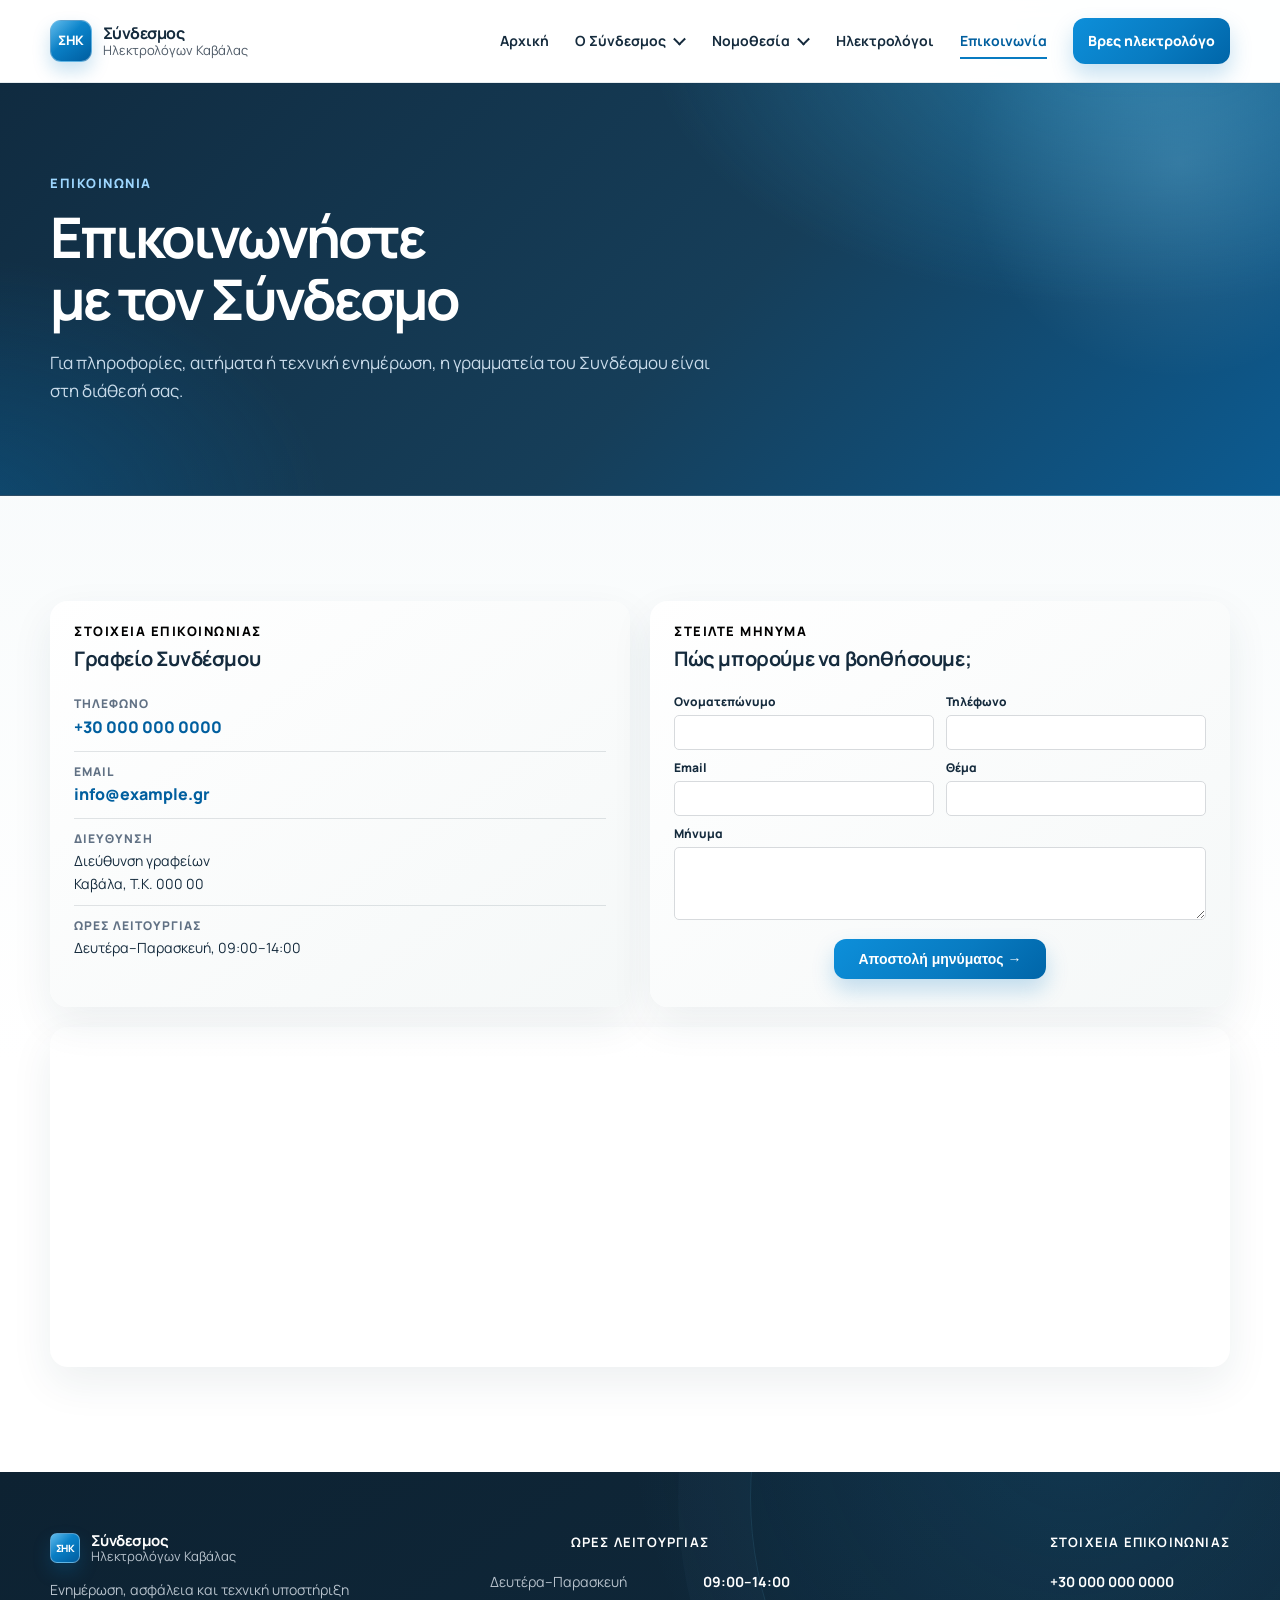
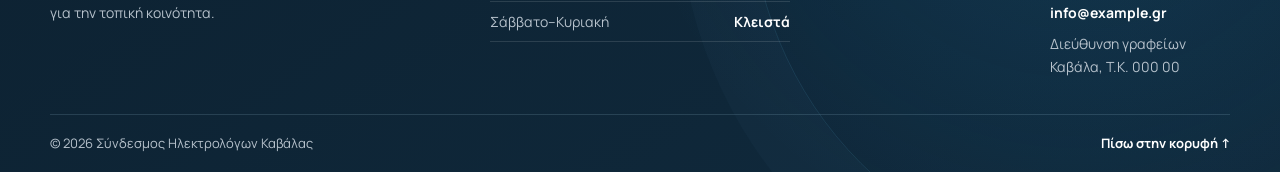
<file: contact.html>
<!DOCTYPE html>
  <html lang="el">
    <head>
      <meta charset="UTF-8">
      <meta name="viewport" content="width=device-width,initial-scale=1.0">
      <meta name="description" content="Επικοινωνήστε με το γραφείο του Συνδέσμου Ηλεκτρολόγων Καβάλας.">
      <title>Επικοινωνία | Σύνδεσμος Ηλεκτρολόγων Καβάλας</title>
      <link rel="preconnect" href="https://fonts.googleapis.com">
      <link rel="preconnect" href="https://fonts.gstatic.com" crossorigin>
      <link href="https://fonts.googleapis.com/css2?family=Manrope:wght@400;500;600;700;800&family=Roboto+Slab:wght@600;700&display=swap" rel="stylesheet">
      <link rel="stylesheet" href="css/style.css">
    </head>
    <body>
      <a class="skip-link" href="#main-content">Μετάβαση στο περιεχόμενο</a>
      <header class="site-header" id="top">
        <div class="container header-inner">
          <a class="brand" href="index.html"><span class="logo-mark">ΣΗΚ</span>
            <span class="brand-copy"><strong>Σύνδεσμος</strong><span>Ηλεκτρολόγων Καβάλας</span></span>
          </a>
          <button class="menu-toggle" aria-expanded="false" aria-controls="main-navigation">
            <span class="sr-only">Άνοιγμα μενού</span><span></span><span></span><span></span>
          </button>
      <nav class="main-nav" id="main-navigation" aria-label="Κύρια πλοήγηση">
        <a href="index.html">
          <span class="nav-label">Αρχική</span>
        </a>
        <div class="nav-dropdown">
          <button class="dropdown-toggle" aria-expanded="false">
            <span class="nav-label">Ο Σύνδεσμος</span>
            <span class="dropdown-icon" aria-hidden="true">⌄</span>
          </button>
          <div class="dropdown-menu">
            <a href="Syndesmos/activities.html">
              <span class="nav-label">Δραστηριότητες</span>
            </a>
            <a href="Syndesmos/seminars.html">
              <span class="nav-label">Σεμινάρια</span>
            </a>
            <a href="Syndesmos/symboulio.html">
              <span class="nav-label">Διοικητικό Συμβούλιο</span>
            </a>
          </div>
        </div>
        <div class="nav-dropdown">
          <button class="dropdown-toggle" aria-expanded="false">
            <span class="nav-label">Νομοθεσία</span>
            <span class="dropdown-icon" aria-hidden="true">⌄</span>
          </button>
          <div class="dropdown-menu">
            <a href="Nomothesia/laws.html">
              <span class="nav-label">Νόμοι &amp; Διατάξεις</span>
            </a>
            <a href="Nomothesia/regulations.html">
              <span class="nav-label">Κανονισμοί</span>
            </a>
          </div>
        </div>
        <a href="electricians.html">
          <span class="nav-label">Ηλεκτρολόγοι</span>
        </a>
        <a href="contact.html" aria-current="page">
          <span class="nav-label">Επικοινωνία</span>
        </a>
        <a class="nav-cta" href="electricians.html">
          Βρες ηλεκτρολόγο
        </a>
      </nav>
        </div>
      </header>
      <main id="main-content">
        <section class="page-hero page-hero--compact" aria-labelledby="contact-title">
          <div class="container">
            <p class="eyebrow">Επικοινωνία</p>
            <h1 id="contact-title">Επικοινωνήστε με τον Σύνδεσμο</h1>
            <p>Για πληροφορίες, αιτήματα ή τεχνική ενημέρωση, η γραμματεία του Συνδέσμου είναι στη διάθεσή σας.</p>
          </div>
        </section>
        <section class="section contact-section">
        <div class="container">
          <div class="contact-page-grid">
            <!-- Αριστερά: στοιχεία επικοινωνίας -->
            <div class="contact-information">
              <p class="eyebrow">Στοιχεία επικοινωνίας</p>
              <h2>Γραφείο Συνδέσμου</h2>
              <div class="info-block"><span>Τηλέφωνο</span><a href="tel:+300000000000">+30 000 000 0000</a></div>
              <div class="info-block"><span>Email</span><a href="mailto:info@example.gr">info@example.gr</a></div>
              <div class="info-block"><span>Διεύθυνση</span><p>Διεύθυνση γραφείων<br>Καβάλα, Τ.Κ. 000 00</p></div>
              <div class="info-block"><span>Ώρες λειτουργίας</span><p>Δευτέρα–Παρασκευή, 09:00–14:00</p></div>
            </div>

            <!-- Δεξιά: φόρμα -->
            <form class="contact-form" id="contact-form" action="https://formspree.io/f/ΤΟ_ΚΩΔΙΚΟ_ΣΟΥ" method="POST">
            <p class="eyebrow">Στείλτε μήνυμα</p>
            <h2>Πώς μπορούμε να βοηθήσουμε;</h2>

            <div class="form-row">
              <div>
                <label for="name">Ονοματεπώνυμο</label>
                <input id="name" name="name" autocomplete="name" required>
              </div>
              <div>
                <label for="phone">Τηλέφωνο</label>
                <input id="phone" name="phone" type="tel" autocomplete="tel" required>
              </div>
            </div>

<div class="form-row">
  <div>
    <label for="email">Email</label>
    <input id="email" name="email" type="email" autocomplete="email" required>
  </div>
  <div>
    <label for="subject">Θέμα</label>
    <input id="subject" name="subject" required>
  </div>
</div>

<label for="message">Μήνυμα</label>
<textarea id="message" name="message" rows="3" required></textarea>

            <input class="hp" type="text" name="_gotcha" tabindex="-1" autocomplete="off" aria-hidden="true">
            <button class="button button-primary" type="submit">Αποστολή μηνύματος →</button>
            <p class="form-status" aria-live="polite"></p>
          </form>
        </div>

        <!-- Από κάτω: ο χάρτης -->
        <div class="contact-map">
          <iframe
            src="https://www.google.com/maps/embed?pb=!1m18!1m12!1m3!1d48416.71158580348!2d24.388147614272186!3d40.93957242858455!2m3!1f0!2f0!3f0!3m2!1i1024!2i768!4f13.1!3m3!1m2!1s0x14abb359005086d7%3A0x400bd2ce6b986e0!2zzprOsc67zqzOus63!5e0!3m2!1sel!2sgr!4v1718000000000!5m2!1sel!2sgr"
            title="Χάρτης με την έδρα του Συνδέσμου"
            loading="lazy" 
            referrerpolicy="no-referrer-when-downgrade" 
            allowfullscreen>
          </iframe>
          </div>
        </div>
        </section>
      </main>
        <footer class="site-footer">
          <div class="container footer-grid">
            <div class="footer-col">
              <a class="brand footer-brand" href="index.html"><span class="logo-mark" aria-hidden="true">ΣΗΚ</span><span class="brand-copy"><strong>Σύνδεσμος</strong><span>Ηλεκτρολόγων Καβάλας</span></span></a>
                <p>Ενημέρωση, ασφάλεια και τεχνική υποστήριξη για την τοπική κοινότητα.</p>
            </div>
            <div class="footer-col">
              <h2>Ώρες λειτουργίας</h2>
      <dl class="hours">
        <div><dt>Δευτέρα–Παρασκευή</dt><dd>09:00–14:00</dd></div>
        <div><dt>Σάββατο–Κυριακή</dt><dd>Κλειστά</dd></div>
      </dl>
    </div>
    <div class="footer-col">
      <h2>Στοιχεία επικοινωνίας</h2>
      <address>
        <a href="tel:+300000000000">+30 000 000 0000</a>
        <a href="mailto:info@example.gr">info@example.gr</a>
        <span>Διεύθυνση γραφείων<br>Καβάλα, Τ.Κ. 000 00</span>
      </address>
    </div>
  </div>
  <div class="container footer-bottom"><p>© <span id="current-year"></span> Σύνδεσμος Ηλεκτρολόγων Καβάλας</p><a href="#top">Πίσω στην κορυφή ↑</a></div>
</footer><script src="js/script.js"></script></body></html>
</file>
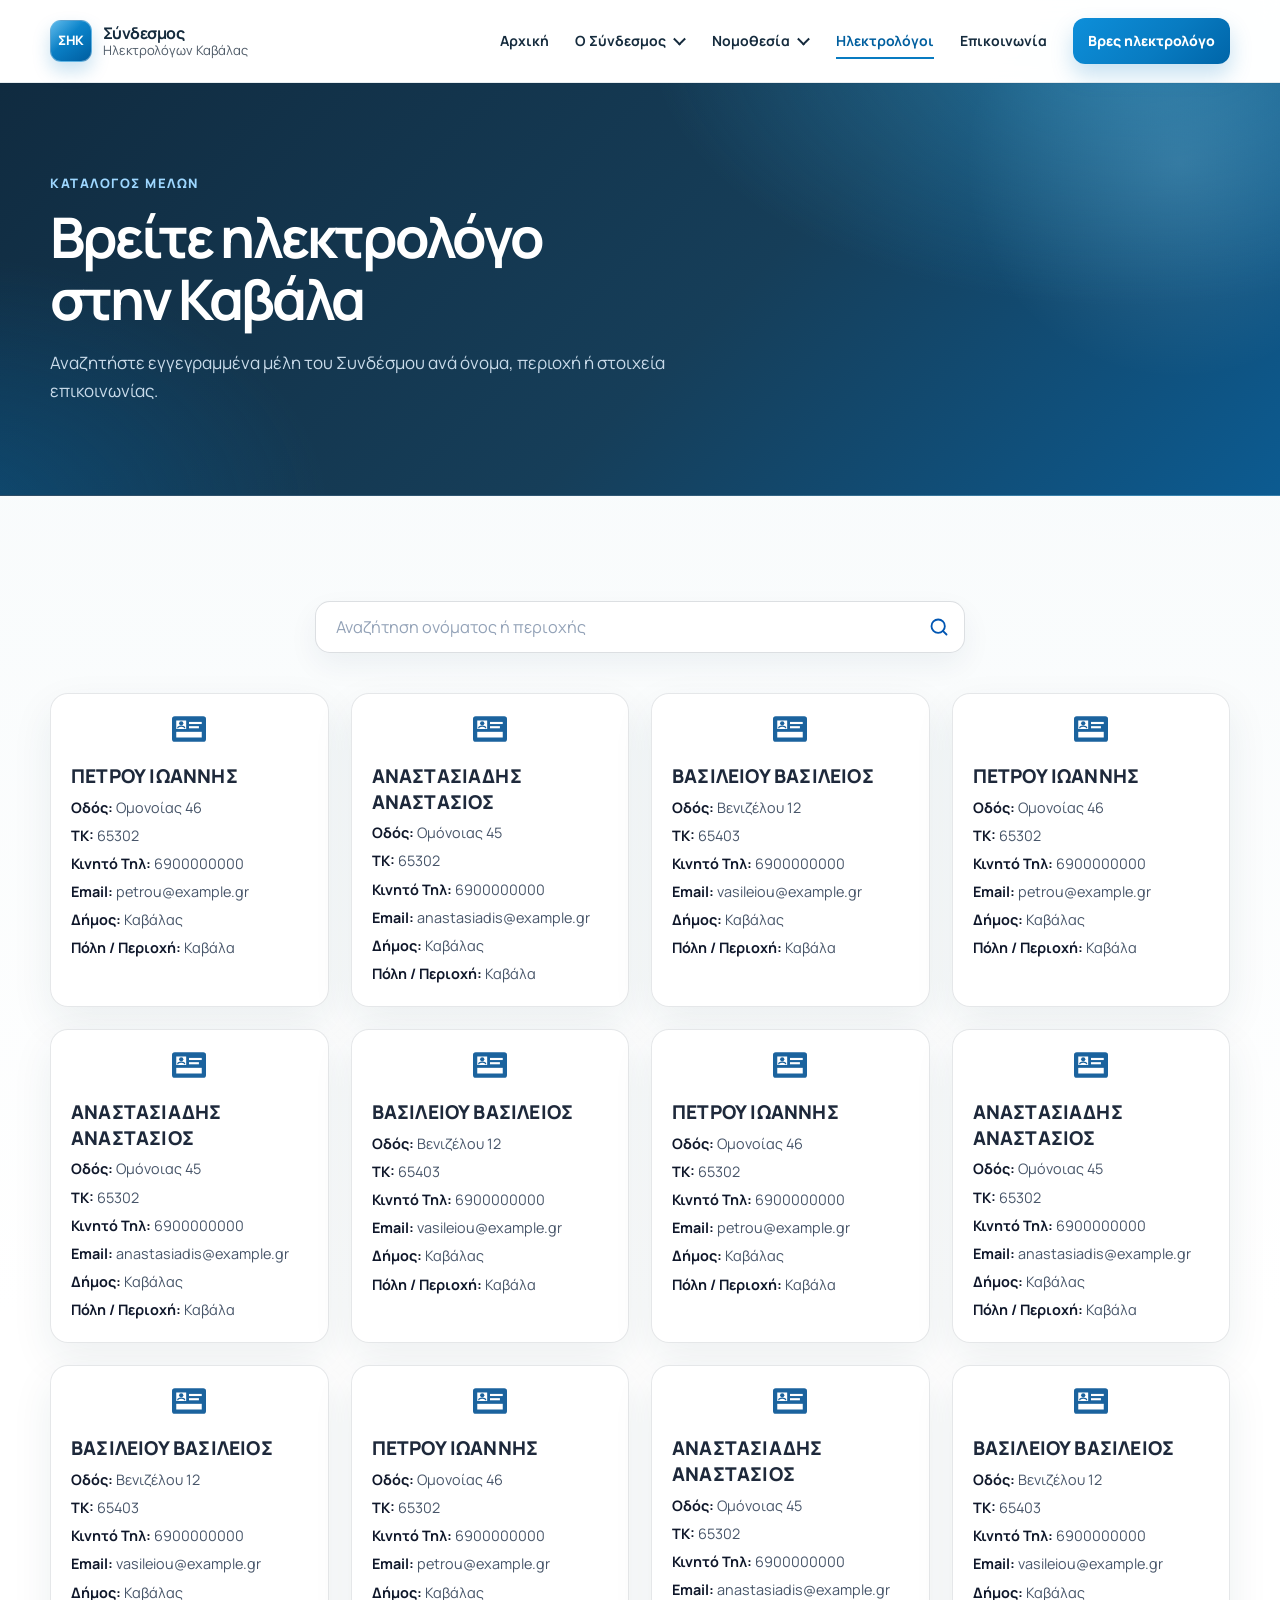
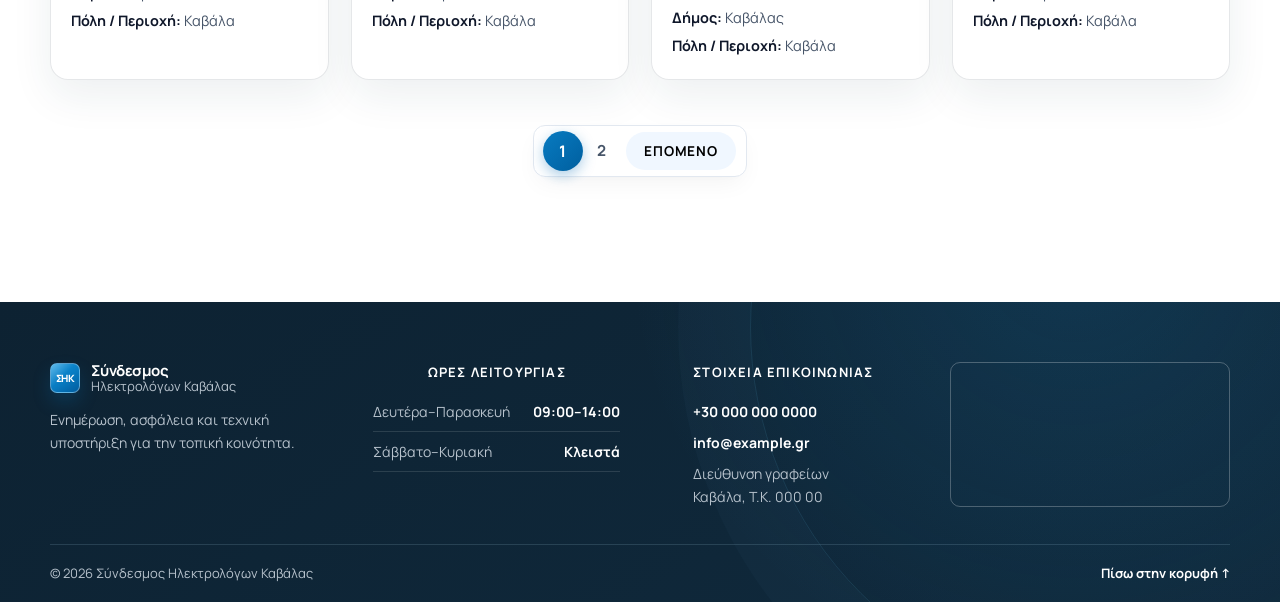
<file: electricians.html>
<!DOCTYPE html>
<html lang="el">

<head>
    <meta charset="UTF-8">
    <meta name="viewport" content="width=device-width, initial-scale=1.0">
    <meta name="description" content="Κατάλογος εγγεγραμμένων ηλεκτρολόγων του Συνδέσμου Ηλεκτρολόγων Καβάλας.">
    <title>Ηλεκτρολόγοι | Σύνδεσμος Ηλεκτρολόγων Καβάλας</title>

    <!-- Google Fonts -->
    <link rel="preconnect" href="https://fonts.googleapis.com">
    <link rel="preconnect" href="https://fonts.gstatic.com" crossorigin>
    <link href="https://fonts.googleapis.com/css2?family=Manrope:wght@400;500;600;700;800&family=Roboto+Slab:wght@600;700&display=swap" rel="stylesheet">
    
    <!-- CSS Stylesheet -->
    <link rel="stylesheet" href="css/style.css">
</head>

<body>
    <!-- Skip Link για προσβασιμότητα -->
    <a class="skip-link" href="#main-content">Μετάβαση στο περιεχόμενο</a>

    <!-- Κεφαλίδα Ιστοσελίδας -->
    <header class="site-header" id="top">

        <div class="container header-inner">
            <a class="brand" href="index.html">
                <span class="logo-mark">ΣΗΚ</span>
                <span class="brand-copy">
                    <strong>Σύνδεσμος</strong>
                    <span>Ηλεκτρολόγων Καβάλας</span>
                </span>
            </a>

            <button class="menu-toggle" aria-expanded="false" aria-controls="main-navigation">
                <span class="sr-only">Άνοιγμα μενού</span>
                <span></span><span></span><span></span>
            </button>

      <nav class="main-nav" id="main-navigation" aria-label="Κύρια πλοήγηση">
        <a href="index.html">
          <span class="nav-label">Αρχική</span>
        </a>
        <div class="nav-dropdown">
          <button class="dropdown-toggle" aria-expanded="false">
            <span class="nav-label">Ο Σύνδεσμος</span>
            <span class="dropdown-icon" aria-hidden="true">⌄</span>
          </button>
          <div class="dropdown-menu">
            <a href="Syndesmos/activities.html">
              <span class="nav-label">Δραστηριότητες</span>
            </a>
            <a href="Syndesmos/seminars.html">
              <span class="nav-label">Σεμινάρια</span>
            </a>
            <a href="Syndesmos/symboulio.html">
              <span class="nav-label">Διοικητικό Συμβούλιο</span>
            </a>
          </div>
        </div>
        <div class="nav-dropdown">
          <button class="dropdown-toggle" aria-expanded="false">
            <span class="nav-label">Νομοθεσία</span>
            <span class="dropdown-icon" aria-hidden="true">⌄</span>
          </button>
          <div class="dropdown-menu">
            <a href="Nomothesia/laws.html">
              <span class="nav-label">Νόμοι &amp; Διατάξεις</span>
            </a>
            <a href="Nomothesia/regulations.html">
              <span class="nav-label">Κανονισμοί</span>
            </a>
          </div>
        </div>
        <a href="electricians.html" aria-current="page">
          <span class="nav-label">Ηλεκτρολόγοι</span>
        </a>
        <a href="contact.html">
          <span class="nav-label">Επικοινωνία</span>
        </a>
        <a class="nav-cta" href="electricians.html">
          Βρες ηλεκτρολόγο
        </a>
      </nav>
        </div>
    </header>

    <!-- Κύριο Περιεχόμενο -->
    <main id="main-content">
        <section class="page-hero page-hero--compact" aria-labelledby="electricians-title">
            <div class="container">
                <p class="eyebrow">Κατάλογος μελών</p>
                <h1 id="electricians-title">Βρείτε ηλεκτρολόγο στην Καβάλα</h1>
                <p>Αναζητήστε εγγεγραμμένα μέλη του Συνδέσμου ανά όνομα, περιοχή ή στοιχεία επικοινωνίας.</p>
            </div>
        </section>
        <section class="section directory-section">
            <div class="container">
                
                <!-- Πεδίο Αναζήτησης -->
                <div class="directory-search">
                  <div class="search-input-wrapper">
                    <label class="sr-only" for="member-search">Αναζήτηση ηλεκτρολόγου</label>
                    <input id="member-search" type="search" placeholder="Αναζήτηση ονόματος ή περιοχής" aria-describedby="member-search-help">
                    <span class="sr-only" id="member-search-help">Πληκτρολογήστε όνομα, οδό, δήμο ή περιοχή.</span>
                    <span class="search-icon">
                      <svg width="20" height="20" viewBox="0 0 24 24" fill="none" stroke="#0056b3" stroke-width="2.2" stroke-linecap="round" stroke-linejoin="round">
                        <circle cx="11" cy="11" r="8"></circle>
                        <line x1="21" y1="21" x2="16.65" y2="16.65"></line>
                      </svg>
                    </span>
                  </div>
                </div>

                <!-- Πλέγμα Καρτών Μελών (Γεμίζει δυναμικά μέσω JS) -->
                <div id="members-grid" class="members-grid"></div>

                <!-- Μπάρα Σελιδποίησης (Pagination) -->
                <nav class="pagination-container" aria-label="Πλοήγηση σελίδων">
                    <div id="pagination" class="pagination"></div>
                </nav>

            </div>
        </section>
    </main>

    <!-- Υποσέλιδο -->
    <footer class="site-footer">
        <div class="container footer-grid">
            <div class="footer-col">
                <a class="brand footer-brand" href="index.html">
                    <span class="logo-mark" aria-hidden="true">ΣΗΚ</span>
                    <span class="brand-copy">
                        <strong>Σύνδεσμος</strong>
                        <span>Ηλεκτρολόγων Καβάλας</span>
                    </span>
                </a>
                <p>Ενημέρωση, ασφάλεια και τεχνική υποστήριξη για την τοπική κοινότητα.</p>
            </div>

            <div class="footer-col">
                <h2>Ώρες λειτουργίας</h2>
                <dl class="hours">
                    <div><dt>Δευτέρα–Παρασκευή</dt><dd>09:00–14:00</dd></div>
                    <div><dt>Σάββατο–Κυριακή</dt><dd>Κλειστά</dd></div>
                </dl>
            </div>

            <div class="footer-col">
                <h2>Στοιχεία επικοινωνίας</h2>
                <address>
                    <a href="tel:+300000000000">+30 000 000 0000</a>
                    <a href="mailto:info@example.gr">info@example.gr</a>
                    <span>Διεύθυνση γραφείων<br>Καβάλα, Τ.Κ. 000 00</span>
                </address>
            </div>
            <div class="footer-col">
            <div class="map-placeholder" role="region" aria-label="Χάρτης γραφείου">
                <iframe
                    src="https://www.google.com/maps/embed?pb=!1m18!1m12!1m3!1d48416.71158580348!2d24.388147614272186!3d40.93957242858455!2m3!1f0!2f0!3f0!3m2!1i1024!2i768!4f13.1!3m3!1m2!1s0x14abb359005086d7%3A0x400bd2ce6b986e0!2zzprOsc67zqzOus63!5e0!3m2!1sel!2sgr!4v1718000000000!5m2!1sel!2sgr"
                    title="Έδρα συνδέσμου"
                    loading="lazy"
                    referrerpolicy="no-referrer-when-downgrade"
                    allowfullscreen>
                </iframe>
            </div>
        </div>
        </div>

        <div class="container footer-bottom">
            <p>© <span id="current-year"></span> Σύνδεσμος Ηλεκτρολόγων Καβάλας</p>
            <a href="#top">Πίσω στην κορυφή ↑</a>
        </div>
    </footer>

    <script src="js/script.js"></script>
</body>
</html>
</file>
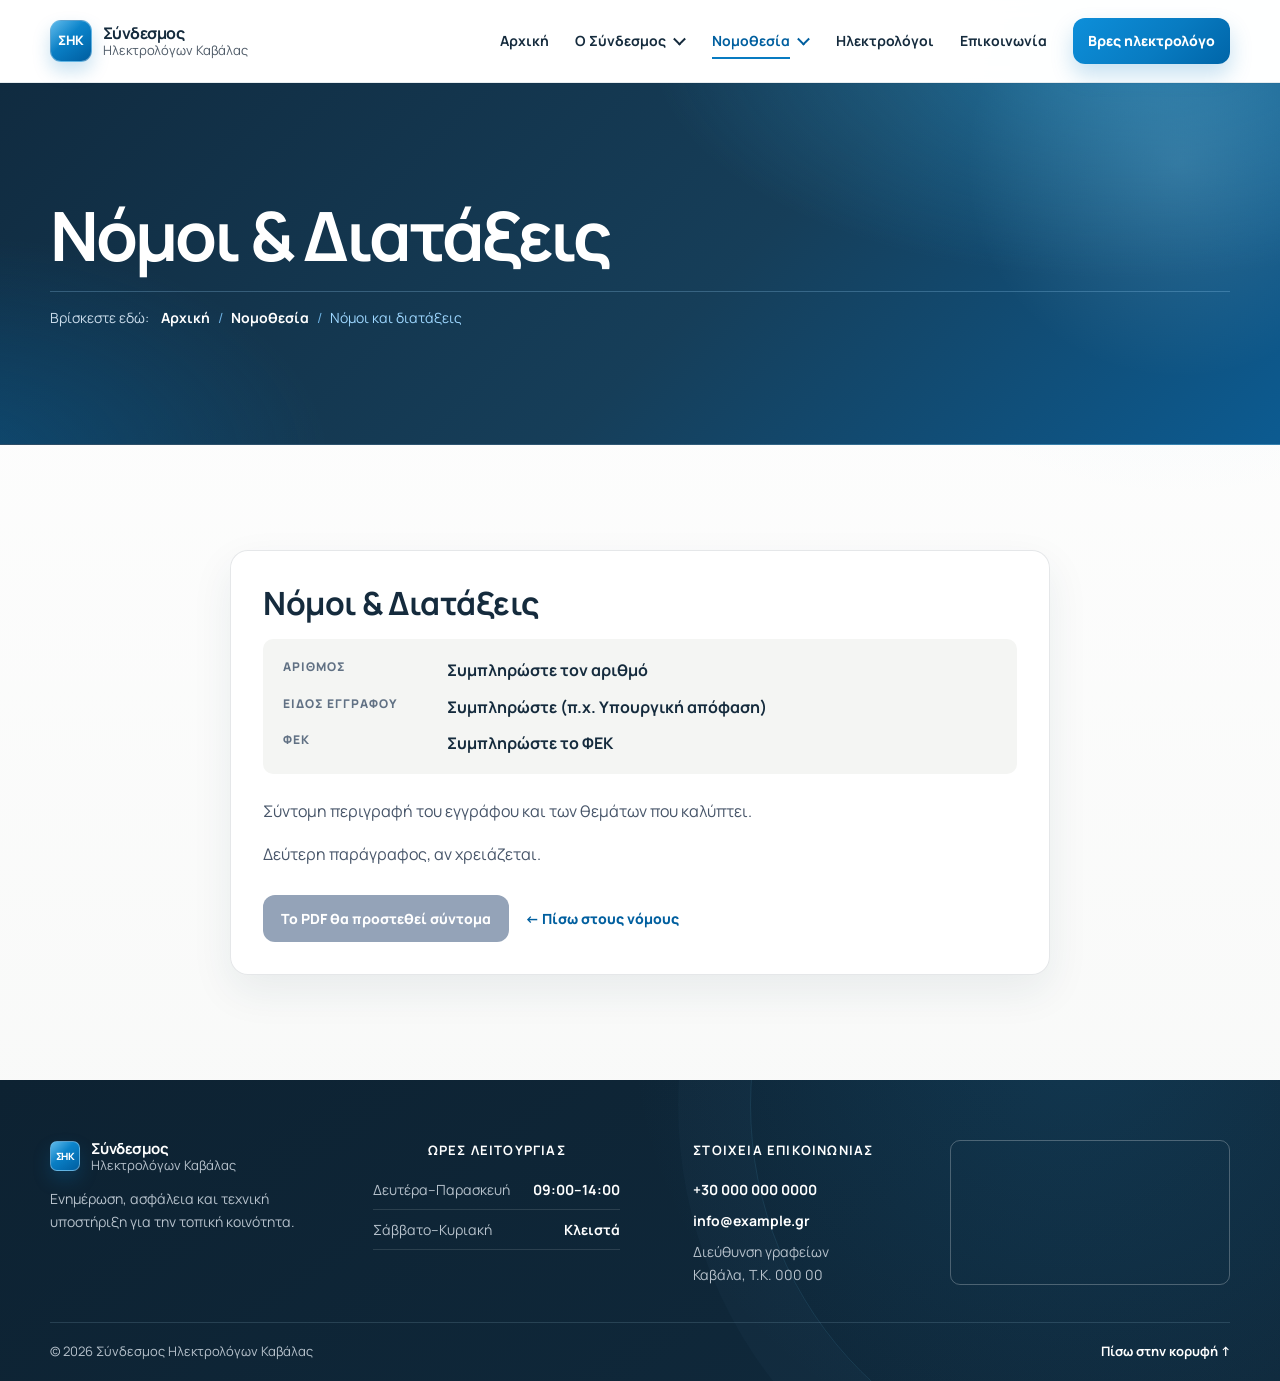
<file: Nomothesia/laws-nomoi.html>
<!DOCTYPE html>
<html lang="el">

<head>
    <meta charset="UTF-8">
    <meta name="viewport" content="width=device-width, initial-scale=1.0">
    <meta name="description" content="Νομοθεσία και κανονισμοί που αφορούν τις ηλεκτρολογικές εγκαταστάσεις και το επάγγελμα.">
    
    <title>Νόμοι &amp; Διατάξεις | Σύνδεσμος Ηλεκτρολόγων Καβάλας</title>

    <!-- Google Fonts -->
    <link rel="preconnect" href="https://fonts.googleapis.com">
    <link rel="preconnect" href="https://fonts.gstatic.com" crossorigin>
    <link href="https://fonts.googleapis.com/css2?family=Manrope:wght@400;500;600;700;800&family=Roboto+Slab:wght@600;700&display=swap" rel="stylesheet">
    
    <!-- CSS Stylesheet (Διορθωμένη διαδρομή) -->
    <link rel="stylesheet" href="../css/style.css">
</head>

<body>
    <!-- Skip Link για προσβασιμότητα -->
    <a class="skip-link" href="#main-content">Μετάβαση στο περιεχόμενο</a>

    <!-- Κεφαλίδα Ιστοσελίδας -->
    <header class="site-header" id="top">

        <!-- Κύριο Header & Πλοήγηση -->
        <div class="container header-inner">
            <!-- Λογότυπο -->
            <a class="brand" href="../index.html">
                <span class="logo-mark">ΣΗΚ</span>
                <span class="brand-copy">
                    <strong>Σύνδεσμος</strong>
                    <span>Ηλεκτρολόγων Καβάλας</span>
                </span>
            </a>

            <!-- Κουμπί Mobile Menu -->
            <button class="menu-toggle" aria-expanded="false" aria-controls="main-navigation">
                <span class="sr-only">Άνοιγμα μενού</span>
                <span></span>
                <span></span>
                <span></span>
            </button>

            <!-- Μενού Πλοήγησης -->
            <nav class="main-nav" id="main-navigation" aria-label="Κύρια πλοήγηση">
                <a href="../index.html"><span class="nav-label">Αρχική</span></a>

                <!-- Dropdown 1: Ο Σύνδεσμος -->
                <div class="nav-dropdown">
                    <button class="dropdown-toggle" aria-expanded="false">
                        <span class="nav-label">Ο Σύνδεσμος</span><span class="dropdown-icon" aria-hidden="true">⌄</span>
                    </button>
                    <div class="dropdown-menu">
                        <a href="../Syndesmos/activities.html"><span class="nav-label">Δραστηριότητες</span></a>
                        <a href="../Syndesmos/seminars.html"><span class="nav-label">Σεμινάρια</span></a>
                        <a href="../Syndesmos/symboulio.html"><span class="nav-label">Διοικητικό Συμβούλιο</span></a>
                    </div>
                </div>

                <!-- Dropdown 2: Νομοθεσία (Ενεργό) -->
                <div class="nav-dropdown has-current">
                    <button class="dropdown-toggle" aria-expanded="false">
                        <span class="nav-label">Νομοθεσία</span><span class="dropdown-icon" aria-hidden="true">⌄</span>
                    </button>
                    <div class="dropdown-menu">
                        <a href="laws.html" aria-current="page"><span class="nav-label">Νόμοι &amp; Διατάξεις</span></a>
                        <a href="regulations.html"><span class="nav-label">Κανονισμοί</span></a>
                    </div>
                </div>

                <a href="../electricians.html"><span class="nav-label">Ηλεκτρολόγοι</span></a>
                <a href="../contact.html"><span class="nav-label">Επικοινωνία</span></a>
                <a class="nav-cta" href="../electricians.html">Βρες ηλεκτρολόγο</a>
            </nav>
        </div>
    </header>

    <!-- Κύριο Περιεχόμενο Σελίδας -->
    <main id="main-content">
        <!-- Hero Section -->
        <section class="page-hero">
            <div class="container">
                <h1>Νόμοι &amp; Διατάξεις</h1>
                
                <!-- Διορθωμένα Breadcrumbs -->
                <nav class="breadcrumb" aria-label="Διαδρομή πλοήγησης">
                    <span>Βρίσκεστε εδώ:</span>
                    <ol>
                        <li><a href="../index.html">Αρχική</a></li>
                        <li><a href="laws.html">Νομοθεσία</a></li>
                        <li aria-current="page">Νόμοι και διατάξεις</li>
                    </ol>
                </nav>
            </div>
        </section>

        <!-- Section Κάρτας Νόμου/Εγγράφου -->
        <section class="section">
            <div class="container narrow">
                <article class="law-card">
                    <h2>Νόμοι &amp; Διατάξεις</h2>
                    
                    <dl class="law-meta">
                        <div><dt>Αριθμός</dt><dd>Συμπληρώστε τον αριθμό</dd></div>
                        <div><dt>Είδος εγγράφου</dt><dd>Συμπληρώστε (π.χ. Υπουργική απόφαση)</dd></div>
                        <div><dt>ΦΕΚ</dt><dd>Συμπληρώστε το ΦΕΚ</dd></div>
                    </dl>

                    <div class="law-body">
                        <p>Σύντομη περιγραφή του εγγράφου και των θεμάτων που καλύπτει.</p>
                        <p>Δεύτερη παράγραφος, αν χρειάζεται.</p>
                    </div>

                    <div class="law-actions">
                        <!-- Διορθωμένη διαδρομή για το αρχείο PDF -->
                        <span class="button button-primary is-disabled" aria-disabled="true">Το PDF θα προστεθεί σύντομα</span>
                        <a class="text-link" href="laws.html">← Πίσω στους νόμους</a>
                    </div>
                </article>
            </div>
        </section>
    </main>

    <!-- Υποσέλιδο (Footer) -->
    <footer class="site-footer">
        <div class="container footer-grid">
            
            <!-- Στήλη 1: Λογότυπο & Περιγραφή -->
            <div class="footer-col">
                <a class="brand footer-brand" href="../index.html">
                    <span class="logo-mark" aria-hidden="true">ΣΗΚ</span>
                    <span class="brand-copy">
                        <strong>Σύνδεσμος</strong>
                        <span>Ηλεκτρολόγων Καβάλας</span>
                    </span>
                </a>
                <p>Ενημέρωση, ασφάλεια και τεχνική υποστήριξη για την τοπική κοινότητα.</p>
            </div>

            <!-- Στήλη 2: Ώρες Λειτουργίας -->
            <div class="footer-col">
                <h2>Ώρες λειτουργίας</h2>
                <dl class="hours">
                    <div>
                        <dt>Δευτέρα–Παρασκευή</dt>
                        <dd>09:00–14:00</dd>
                    </div>
                    <div>
                        <dt>Σάββατο–Κυριακή</dt>
                        <dd>Κλειστά</dd>
                    </div>
                </dl>
            </div>

            <!-- Στήλη 3: Στοιχεία Επικοινωνίας -->
            <div class="footer-col">
                <h2>Στοιχεία επικοινωνίας</h2>
                <address>
                    <a href="tel:+300000000000">+30 000 000 0000</a>
                    <a href="mailto:info@example.gr">info@example.gr</a>
                    <span>Διεύθυνση γραφείων<br>Καβάλα, Τ.Κ. 000 00</span>
                </address>
            </div>
            <div class="footer-col">
        <div class="map-placeholder" role="region" aria-label="Χάρτης γραφείου">
          <iframe
            src="https://www.google.com/maps/embed?pb=!1m18!1m12!1m3!1d48416.71158580348!2d24.388147614272186!3d40.93957242858455!2m3!1f0!2f0!3f0!3m2!1i1024!2i768!4f13.1!3m3!1m2!1s0x14abb359005086d7%3A0x400bd2ce6b986e0!2zzprOsc67zqzOus63!5e0!3m2!1sel!2sgr!4v1718000000000!5m2!1sel!2sgr"
            title="Έδρα συνδέσμου"
            loading="lazy"
            referrerpolicy="no-referrer-when-downgrade"
            allowfullscreen>
          </iframe>
        </div>
      </div>

        </div>

        <!-- Κάτω Μέρος Footer (Copyright & Back to Top) -->
        <div class="container footer-bottom">
            <p>© <span id="current-year"></span> Σύνδεσμος Ηλεκτρολόγων Καβάλας</p>
            <a href="#top">Πίσω στην κορυφή ↑</a>
        </div>
    </footer>

    <!-- Αρχείο JavaScript (Διορθωμένη διαδρομή) -->
    <script src="../js/script.js"></script>
</body>

</html>
</file>
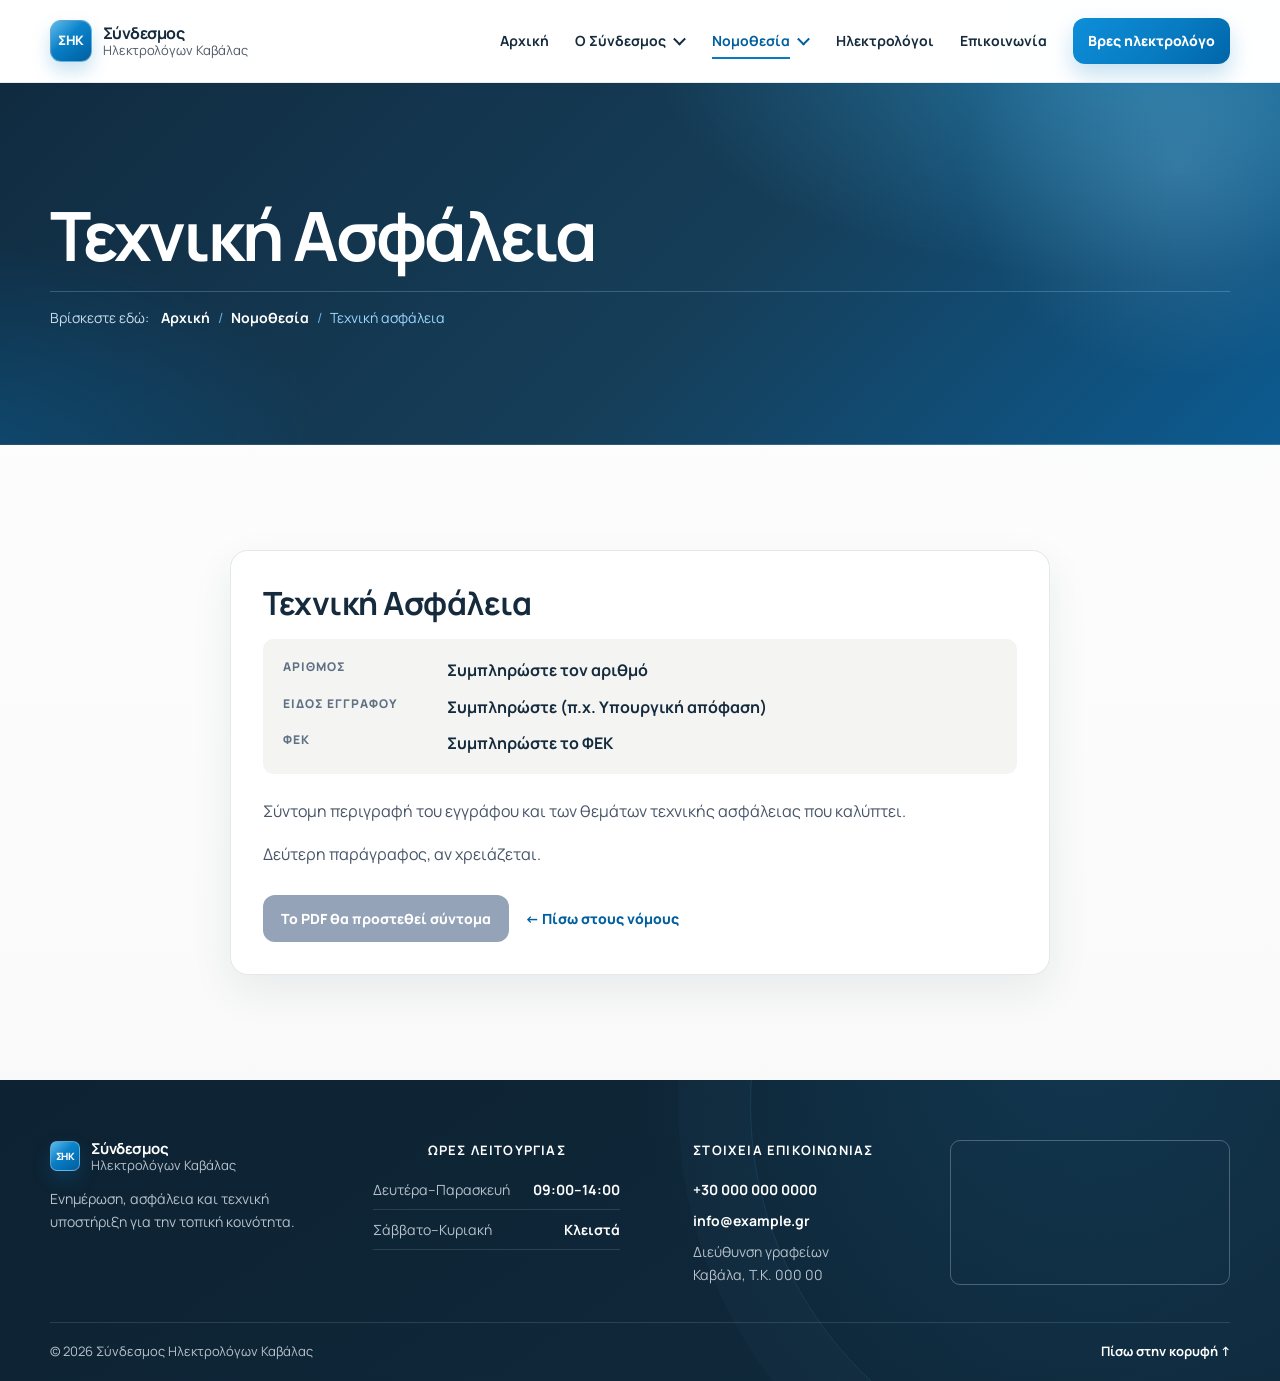
<file: Nomothesia/laws-safety.html>
<!DOCTYPE html>
<html lang="el">

<head>
    <meta charset="UTF-8">
    <meta name="viewport" content="width=device-width, initial-scale=1.0">
    <meta name="description" content="Νομοθεσία και κανονισμοί που αφορούν τις ηλεκτρολογικές εγκαταστάσεις και το επάγγελμα.">
    
    <title>Τεχνική Ασφάλεια | Σύνδεσμος Ηλεκτρολόγων Καβάλας</title>

    <!-- Google Fonts -->
    <link rel="preconnect" href="https://fonts.googleapis.com">
    <link rel="preconnect" href="https://fonts.gstatic.com" crossorigin>
    <link href="https://fonts.googleapis.com/css2?family=Manrope:wght@400;500;600;700;800&family=Roboto+Slab:wght@600;700&display=swap" rel="stylesheet">
    
    <!-- CSS Stylesheet (Διορθωμένη διαδρομή για τον φάκελο Nomothesia) -->
    <link rel="stylesheet" href="../css/style.css">
</head>

<body>
    <!-- Skip Link για προσβασιμότητα -->
    <a class="skip-link" href="#main-content">Μετάβαση στο περιεχόμενο</a>

    <!-- Κεφαλίδα Ιστοσελίδας -->
    <header class="site-header" id="top">

        <!-- Κύριο Header & Πλοήγηση -->
        <div class="container header-inner">
            <!-- Λογότυπο -->
            <a class="brand" href="../index.html">
                <span class="logo-mark">ΣΗΚ</span>
                <span class="brand-copy">
                    <strong>Σύνδεσμος</strong>
                    <span>Ηλεκτρολόγων Καβάλας</span>
                </span>
            </a>

            <!-- Κουμπί Mobile Menu -->
            <button class="menu-toggle" aria-expanded="false" aria-controls="main-navigation">
                <span class="sr-only">Άνοιγμα μενού</span>
                <span></span>
                <span></span>
                <span></span>
            </button>

            <!-- Μενού Πλοήγησης -->
            <nav class="main-nav" id="main-navigation" aria-label="Κύρια πλοήγηση">
                <a href="../index.html"><span class="nav-label">Αρχική</span></a>

                <!-- Dropdown 1: Ο Σύνδεσμος -->
                <div class="nav-dropdown">
                    <button class="dropdown-toggle" aria-expanded="false">
                        <span class="nav-label">Ο Σύνδεσμος</span><span class="dropdown-icon" aria-hidden="true">⌄</span>
                    </button>
                    <div class="dropdown-menu">
                        <a href="../Syndesmos/activities.html"><span class="nav-label">Δραστηριότητες</span></a>
                        <a href="../Syndesmos/seminars.html"><span class="nav-label">Σεμινάρια</span></a>
                        <a href="../Syndesmos/symboulio.html"><span class="nav-label">Διοικητικό Συμβούλιο</span></a>
                    </div>
                </div>

                <!-- Dropdown 2: Νομοθεσία (Ενεργό) -->
                <div class="nav-dropdown has-current">
                    <button class="dropdown-toggle" aria-expanded="false">
                        <span class="nav-label">Νομοθεσία</span><span class="dropdown-icon" aria-hidden="true">⌄</span>
                    </button>
                    <div class="dropdown-menu">
                        <a href="laws.html" aria-current="page"><span class="nav-label">Νόμοι &amp; Διατάξεις</span></a>
                        <a href="regulations.html"><span class="nav-label">Κανονισμοί</span></a>
                    </div>
                </div>

                <a href="../electricians.html"><span class="nav-label">Ηλεκτρολόγοι</span></a>
                <a href="../contact.html"><span class="nav-label">Επικοινωνία</span></a>
                <a class="nav-cta" href="../electricians.html">Βρες ηλεκτρολόγο</a>
            </nav>
        </div>
    </header>

    <!-- Κύριο Περιεχόμενο Σελίδας -->
    <main id="main-content">
        <!-- Hero Section -->
        <section class="page-hero">
            <div class="container">
                <h1>Τεχνική Ασφάλεια</h1>
                
                <!-- Διορθωμένη Διαδρομή Πλοήγησης (Breadcrumb) -->
                <nav class="breadcrumb" aria-label="Διαδρομή πλοήγησης">
                    <span>Βρίσκεστε εδώ:</span>
                    <ol>
                        <li><a href="../index.html">Αρχική</a></li>
                        <li><a href="laws.html">Νομοθεσία</a></li>
                        <li aria-current="page">Τεχνική ασφάλεια</li>
                    </ol>
                </nav>
            </div>
        </section>

        <!-- Section Κάρτας Νόμου/Εγγράφου -->
        <section class="section">
            <div class="container narrow">
                <article class="law-card">
                    <h2>Τεχνική Ασφάλεια</h2>
                    
                    <dl class="law-meta">
                        <div><dt>Αριθμός</dt><dd>Συμπληρώστε τον αριθμό</dd></div>
                        <div><dt>Είδος εγγράφου</dt><dd>Συμπληρώστε (π.χ. Υπουργική απόφαση)</dd></div>
                        <div><dt>ΦΕΚ</dt><dd>Συμπληρώστε το ΦΕΚ</dd></div>
                    </dl>

                    <div class="law-body">
                        <p>Σύντομη περιγραφή του εγγράφου και των θεμάτων τεχνικής ασφάλειας που καλύπτει.</p>
                        <p>Δεύτερη παράγραφος, αν χρειάζεται.</p>
                    </div>

                    <div class="law-actions">
                        <!-- Διορθωμένη διαδρομή για λήψη PDF -->
                        <span class="button button-primary is-disabled" aria-disabled="true">Το PDF θα προστεθεί σύντομα</span>
                        <a class="text-link" href="laws.html">← Πίσω στους νόμους</a>
                    </div>
                </article>
            </div>
        </section>
    </main>

    <!-- Υποσέλιδο (Footer) -->
    <footer class="site-footer">
        <div class="container footer-grid">
            
            <!-- Στήλη 1: Λογότυπο & Περιγραφή -->
            <div class="footer-col">
                <a class="brand footer-brand" href="../index.html">
                    <span class="logo-mark" aria-hidden="true">ΣΗΚ</span>
                    <span class="brand-copy">
                        <strong>Σύνδεσμος</strong>
                        <span>Ηλεκτρολόγων Καβάλας</span>
                    </span>
                </a>
                <p>Ενημέρωση, ασφάλεια και τεχνική υποστήριξη για την τοπική κοινότητα.</p>
            </div>

            <!-- Στήλη 2: Ώρες Λειτουργίας -->
            <div class="footer-col">
                <h2>Ώρες λειτουργίας</h2>
                <dl class="hours">
                    <div>
                        <dt>Δευτέρα–Παρασκευή</dt>
                        <dd>09:00–14:00</dd>
                    </div>
                    <div>
                        <dt>Σάββατο–Κυριακή</dt>
                        <dd>Κλειστά</dd>
                    </div>
                </dl>
            </div>

            <!-- Στήλη 3: Στοιχεία Επικοινωνίας -->
            <div class="footer-col">
                <h2>Στοιχεία επικοινωνίας</h2>
                <address>
                    <a href="tel:+300000000000">+30 000 000 0000</a>
                    <a href="mailto:info@example.gr">info@example.gr</a>
                    <span>Διεύθυνση γραφείων<br>Καβάλα, Τ.Κ. 000 00</span>
                </address>
            </div>
            <div class="footer-col">
        <div class="map-placeholder" role="region" aria-label="Χάρτης γραφείου">
          <iframe
            src="https://www.google.com/maps/embed?pb=!1m18!1m12!1m3!1d48416.71158580348!2d24.388147614272186!3d40.93957242858455!2m3!1f0!2f0!3f0!3m2!1i1024!2i768!4f13.1!3m3!1m2!1s0x14abb359005086d7%3A0x400bd2ce6b986e0!2zzprOsc67zqzOus63!5e0!3m2!1sel!2sgr!4v1718000000000!5m2!1sel!2sgr"
            title="Έδρα συνδέσμου"
            loading="lazy"
            referrerpolicy="no-referrer-when-downgrade"
            allowfullscreen>
          </iframe>
        </div>
      </div>

        </div>

        <!-- Κάτω Μέρος Footer (Copyright & Back to Top) -->
        <div class="container footer-bottom">
            <p>© <span id="current-year"></span> Σύνδεσμος Ηλεκτρολόγων Καβάλας</p>
            <a href="#top">Πίσω στην κορυφή ↑</a>
        </div>
    </footer>

    <!-- Αρχείο JavaScript (Διορθωμένη διαδρομή) -->
    <script src="../js/script.js"></script>
</body>

</html>
</file>
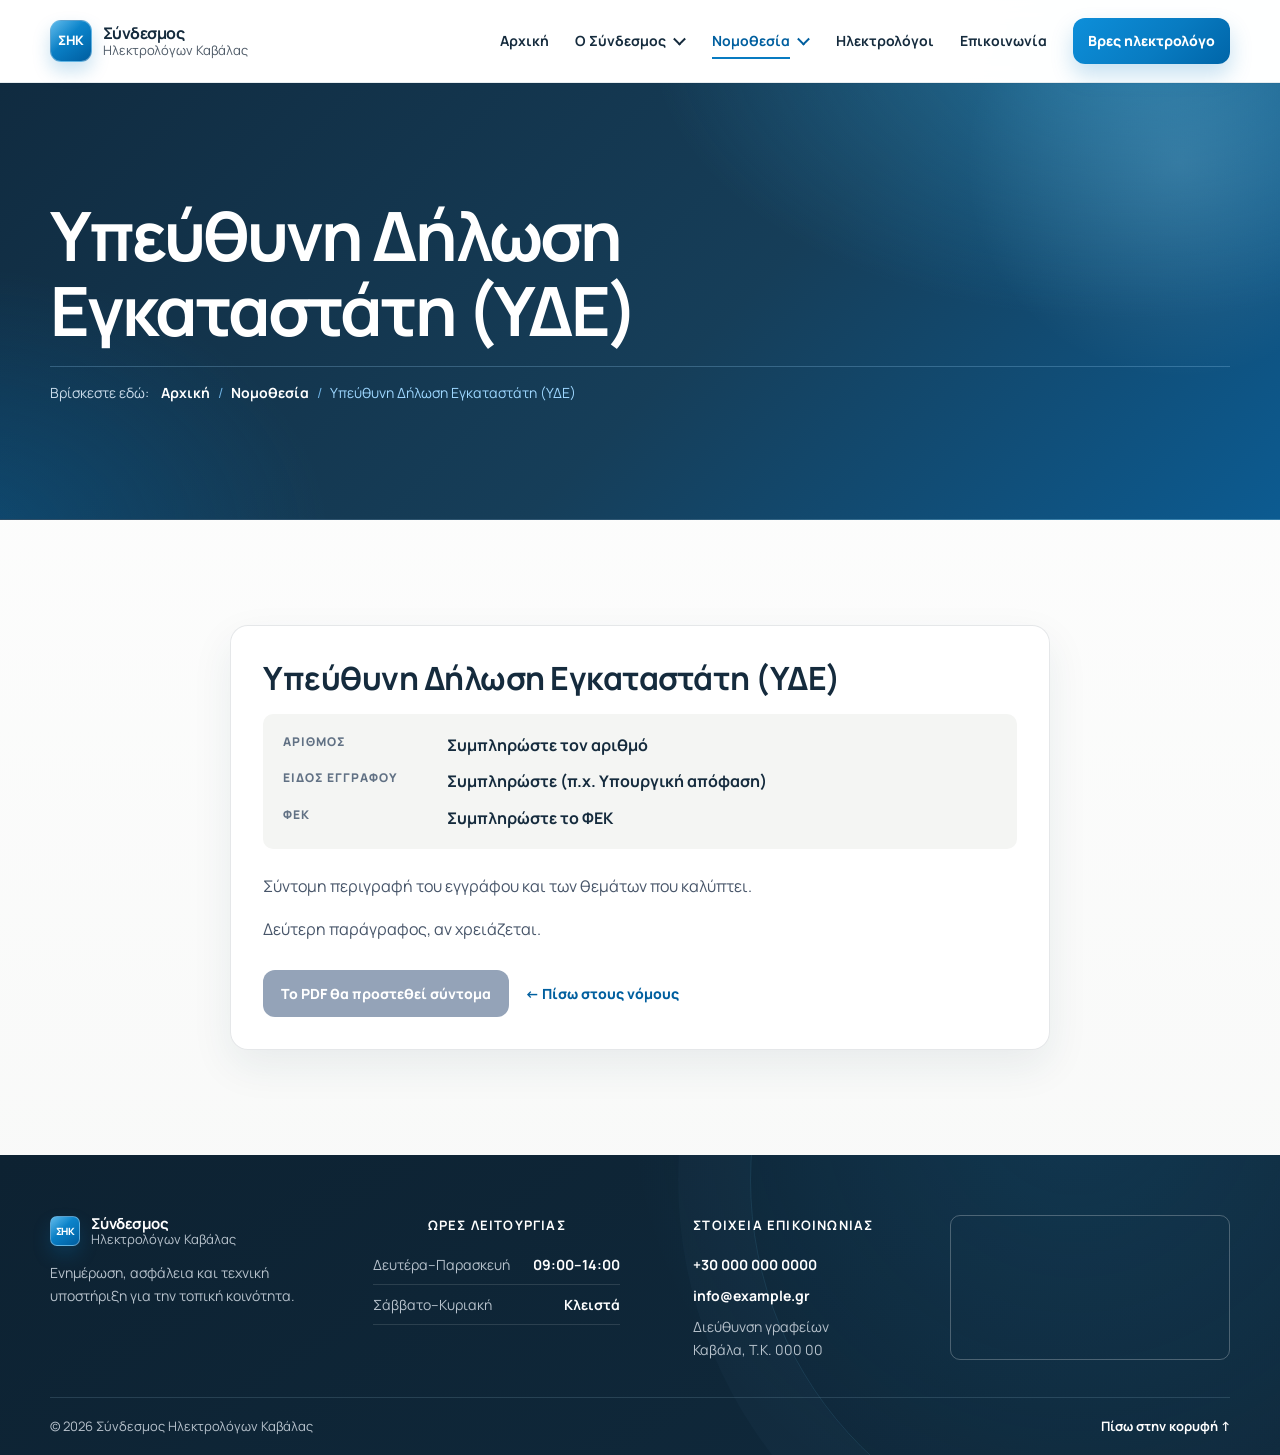
<file: Nomothesia/laws-yde.html>
<!DOCTYPE html>
<html lang="el">

<head>
    <meta charset="UTF-8">
    <meta name="viewport" content="width=device-width, initial-scale=1.0">
    <meta name="description" content="Νόμοι και διατάξεις που αφορούν τις ηλεκτρολογικές εγκαταστάσεις και το επάγγελμα.">
    
    <title>Υπεύθυνη Δήλωση Εγκαταστάτη (ΥΔΕ) | Σύνδεσμος Ηλεκτρολόγων Καβάλας</title>

    <!-- Google Fonts -->
    <link rel="preconnect" href="https://fonts.googleapis.com">
    <link rel="preconnect" href="https://fonts.gstatic.com" crossorigin>
    <link href="https://fonts.googleapis.com/css2?family=Manrope:wght@400;500;600;700;800&family=Roboto+Slab:wght@600;700&display=swap" rel="stylesheet">
    
    <!-- CSS Stylesheet (Διορθωμένη διαδρομή για φάκελο Nomothesia) -->
    <link rel="stylesheet" href="../css/style.css">
</head>

<body>
    <!-- Skip Link για προσβασιμότητα -->
    <a class="skip-link" href="#main-content">Μετάβαση στο περιεχόμενο</a>

    <!-- Κεφαλίδα Ιστοσελίδας -->
    <header class="site-header" id="top">

        <!-- Κύριο Header & Πλοήγηση -->
        <div class="container header-inner">
            <!-- Λογότυπο -->
            <a class="brand" href="../index.html">
                <span class="logo-mark">ΣΗΚ</span>
                <span class="brand-copy">
                    <strong>Σύνδεσμος</strong>
                    <span>Ηλεκτρολόγων Καβάλας</span>
                </span>
            </a>

            <!-- Κουμπί Mobile Menu -->
            <button class="menu-toggle" aria-expanded="false" aria-controls="main-navigation">
                <span class="sr-only">Άνοιγμα μενού</span>
                <span></span>
                <span></span>
                <span></span>
            </button>

            <!-- Μενού Πλοήγησης -->
            <nav class="main-nav" id="main-navigation" aria-label="Κύρια πλοήγηση">
                <a href="../index.html"><span class="nav-label">Αρχική</span></a>

                <!-- Dropdown 1: Ο Σύνδεσμος -->
                <div class="nav-dropdown">
                    <button class="dropdown-toggle" aria-expanded="false">
                        <span class="nav-label">Ο Σύνδεσμος</span><span class="dropdown-icon" aria-hidden="true">⌄</span>
                    </button>
                    <div class="dropdown-menu">
                        <a href="../Syndesmos/activities.html"><span class="nav-label">Δραστηριότητες</span></a>
                        <a href="../Syndesmos/seminars.html"><span class="nav-label">Σεμινάρια</span></a>
                        <a href="../Syndesmos/symboulio.html"><span class="nav-label">Διοικητικό Συμβούλιο</span></a>
                    </div>
                </div>

                <!-- Dropdown 2: Νομοθεσία (Ενεργό) -->
                <div class="nav-dropdown has-current">
                    <button class="dropdown-toggle" aria-expanded="false">
                        <span class="nav-label">Νομοθεσία</span><span class="dropdown-icon" aria-hidden="true">⌄</span>
                    </button>
                    <div class="dropdown-menu">
                        <a href="laws.html" aria-current="page"><span class="nav-label">Νόμοι &amp; Διατάξεις</span></a>
                        <a href="regulations.html"><span class="nav-label">Κανονισμοί</span></a>
                    </div>
                </div>

                <a href="../electricians.html"><span class="nav-label">Ηλεκτρολόγοι</span></a>
                <a href="../contact.html"><span class="nav-label">Επικοινωνία</span></a>
                <a class="nav-cta" href="../electricians.html">Βρες ηλεκτρολόγο</a>
            </nav>
        </div>
    </header>

    <!-- Κύριο Περιεχόμενο Σελίδας -->
    <main id="main-content">
        <!-- Hero Section -->
        <section class="page-hero">
            <div class="container">
                <h1>Υπεύθυνη Δήλωση Εγκαταστάτη (ΥΔΕ)</h1>
                
                <!-- Διορθωμένα Breadcrumbs -->
                <nav class="breadcrumb" aria-label="Διαδρομή πλοήγησης">
                    <span>Βρίσκεστε εδώ:</span>
                    <ol>
                        <li><a href="../index.html">Αρχική</a></li>
                        <li><a href="laws.html">Νομοθεσία</a></li>
                        <li aria-current="page">Υπεύθυνη Δήλωση Εγκαταστάτη (ΥΔΕ)</li>
                    </ol>
                </nav>
            </div>
        </section>

        <!-- Section Κάρτας Νόμου/Εγγράφου -->
        <section class="section">
            <div class="container narrow">
                <article class="law-card">
                    <h2>Υπεύθυνη Δήλωση Εγκαταστάτη (ΥΔΕ)</h2>
                    
                    <dl class="law-meta">
                        <div><dt>Αριθμός</dt><dd>Συμπληρώστε τον αριθμό</dd></div>
                        <div><dt>Είδος εγγράφου</dt><dd>Συμπληρώστε (π.χ. Υπουργική απόφαση)</dd></div>
                        <div><dt>ΦΕΚ</dt><dd>Συμπληρώστε το ΦΕΚ</dd></div>
                    </dl>

                    <div class="law-body">
                        <p>Σύντομη περιγραφή του εγγράφου και των θεμάτων που καλύπτει.</p>
                        <p>Δεύτερη παράγραφος, αν χρειάζεται.</p>
                    </div>

                    <div class="law-actions">
                        <!-- Διορθωμένη διαδρομή για το αρχείο PDF -->
                        <span class="button button-primary is-disabled" aria-disabled="true">Το PDF θα προστεθεί σύντομα</span>
                        <a class="text-link" href="laws.html">← Πίσω στους νόμους</a>
                    </div>
                </article>
            </div>
        </section>
    </main>

    <!-- Υποσέλιδο (Footer) -->
    <footer class="site-footer">
        <div class="container footer-grid">
            
            <!-- Στήλη 1: Λογότυπο & Περιγραφή -->
            <div class="footer-col">
                <a class="brand footer-brand" href="../index.html">
                    <span class="logo-mark" aria-hidden="true">ΣΗΚ</span>
                    <span class="brand-copy">
                        <strong>Σύνδεσμος</strong>
                        <span>Ηλεκτρολόγων Καβάλας</span>
                    </span>
                </a>
                <p>Ενημέρωση, ασφάλεια και τεχνική υποστήριξη για την τοπική κοινότητα.</p>
            </div>

            <!-- Στήλη 2: Ώρες Λειτουργίας -->
            <div class="footer-col">
                <h2>Ώρες λειτουργίας</h2>
                <dl class="hours">
                    <div>
                        <dt>Δευτέρα–Παρασκευή</dt>
                        <dd>09:00–14:00</dd>
                    </div>
                    <div>
                        <dt>Σάββατο–Κυριακή</dt>
                        <dd>Κλειστά</dd>
                    </div>
                </dl>
            </div>

            <!-- Στήλη 3: Στοιχεία Επικοινωνίας -->
            <div class="footer-col">
                <h2>Στοιχεία επικοινωνίας</h2>
                <address>
                    <a href="tel:+300000000000">+30 000 000 0000</a>
                    <a href="mailto:info@example.gr">info@example.gr</a>
                    <span>Διεύθυνση γραφείων<br>Καβάλα, Τ.Κ. 000 00</span>
                </address>
            </div>
            <div class="footer-col">
        <div class="map-placeholder" role="region" aria-label="Χάρτης γραφείου">
          <iframe
            src="https://www.google.com/maps/embed?pb=!1m18!1m12!1m3!1d48416.71158580348!2d24.388147614272186!3d40.93957242858455!2m3!1f0!2f0!3f0!3m2!1i1024!2i768!4f13.1!3m3!1m2!1s0x14abb359005086d7%3A0x400bd2ce6b986e0!2zzprOsc67zqzOus63!5e0!3m2!1sel!2sgr!4v1718000000000!5m2!1sel!2sgr"
            title="Έδρα συνδέσμου"
            loading="lazy"
            referrerpolicy="no-referrer-when-downgrade"
            allowfullscreen>
          </iframe>
        </div>
      </div>

        </div>

        <!-- Κάτω Μέρος Footer (Copyright & Back to Top) -->
        <div class="container footer-bottom">
            <p>© <span id="current-year"></span> Σύνδεσμος Ηλεκτρολόγων Καβάλας</p>
            <a href="#top">Πίσω στην κορυφή ↑</a>
        </div>
    </footer>

    <!-- Αρχείο JavaScript (Διορθωμένη διαδρομή) -->
    <script src="../js/script.js"></script>
</body>

</html>
</file>
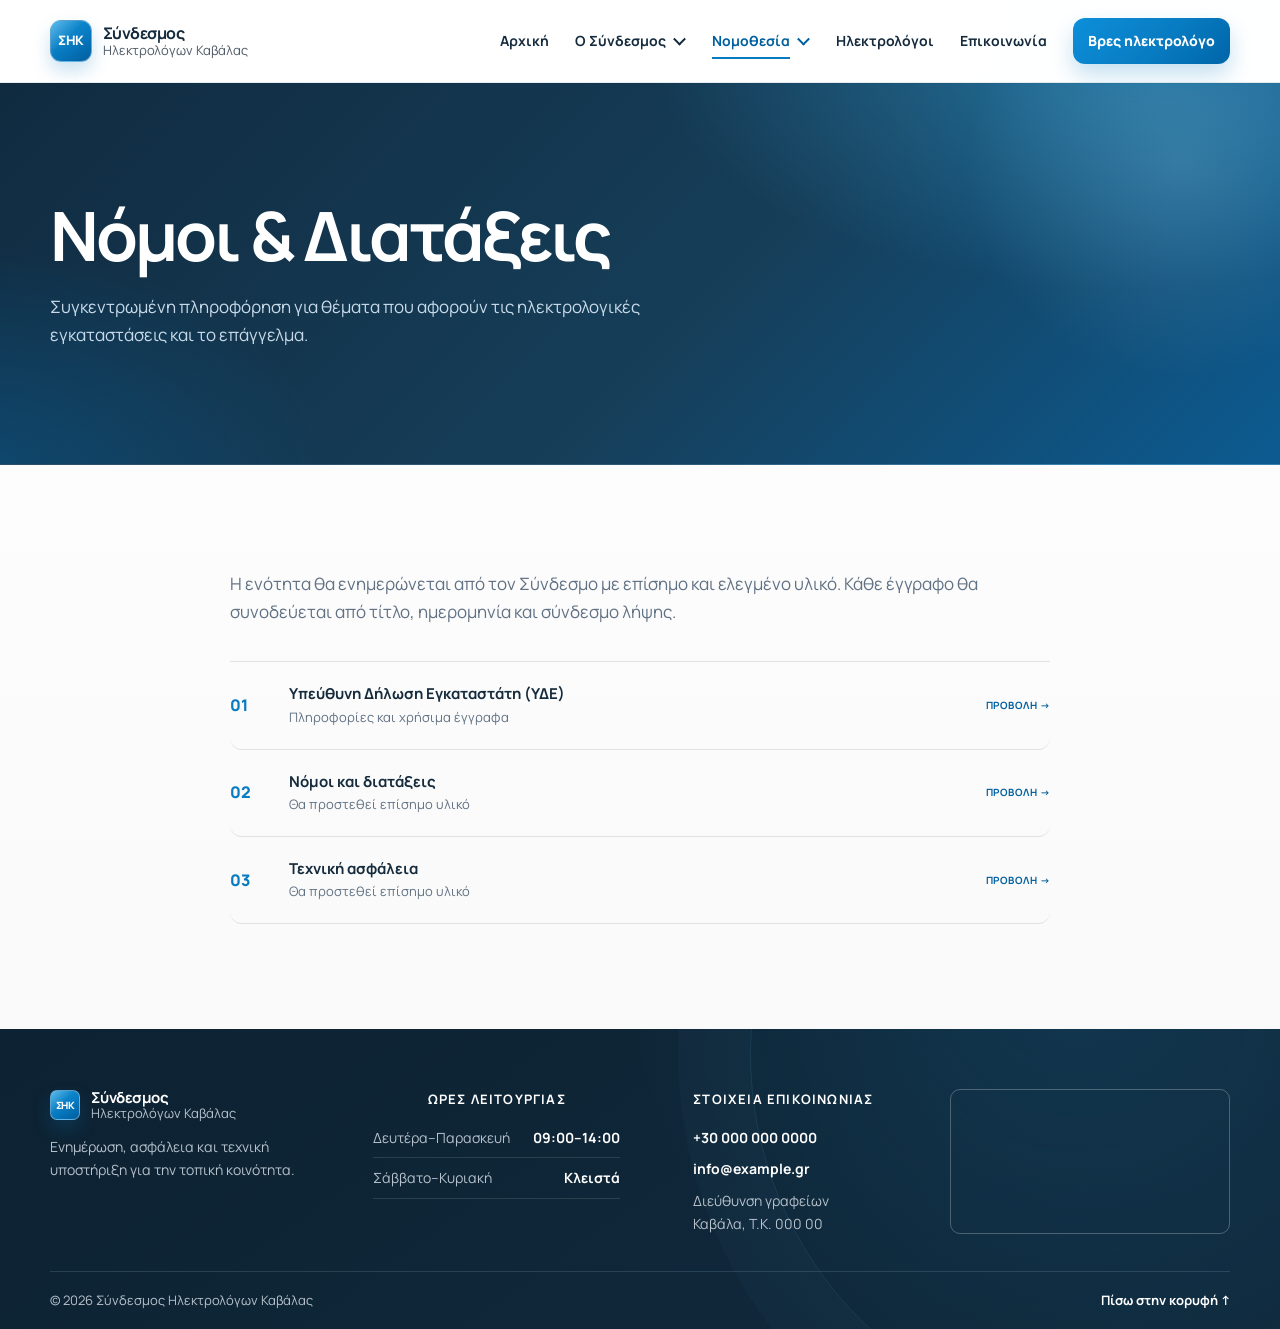
<file: Nomothesia/laws.html>
<!DOCTYPE html>
<html lang="el">

<head>
    <meta charset="UTF-8">
    <meta name="viewport" content="width=device-width, initial-scale=1.0">
    <meta name="description" content="Νόμοι και διατάξεις που αφορούν τις ηλεκτρολογικές εγκαταστάσεις και το επάγγελμα.">
    
    <title>Νόμοι &amp; Διατάξεις | Σύνδεσμος Ηλεκτρολόγων Καβάλας</title>

    <!-- Google Fonts -->
    <link rel="preconnect" href="https://fonts.googleapis.com">
    <link rel="preconnect" href="https://fonts.gstatic.com" crossorigin>
    <link href="https://fonts.googleapis.com/css2?family=Manrope:wght@400;500;600;700;800&family=Roboto+Slab:wght@600;700&display=swap" rel="stylesheet">
    
    <!-- CSS Stylesheet (Διορθωμένη διαδρομή για φάκελο Nomothesia) -->
    <link rel="stylesheet" href="../css/style.css">
</head>

<body>
    <!-- Skip Link για προσβασιμότητα -->
    <a class="skip-link" href="#main-content">Μετάβαση στο περιεχόμενο</a>

    <!-- Κεφαλίδα Ιστοσελίδας -->
    <header class="site-header" id="top">

        <!-- Κύριο Header & Πλοήγηση -->
        <div class="container header-inner">
            <!-- Λογότυπο -->
            <a class="brand" href="../index.html">
                <span class="logo-mark">ΣΗΚ</span>
                <span class="brand-copy">
                    <strong>Σύνδεσμος</strong>
                    <span>Ηλεκτρολόγων Καβάλας</span>
                </span>
            </a>

            <!-- Κουμπί Mobile Menu -->
            <button class="menu-toggle" aria-expanded="false" aria-controls="main-navigation">
                <span class="sr-only">Άνοιγμα μενού</span>
                <span></span>
                <span></span>
                <span></span>
            </button>

            <!-- Μενού Πλοήγησης -->
      <nav class="main-nav" id="main-navigation" aria-label="Κύρια πλοήγηση">
        <a href="../index.html">
          <span class="nav-label">Αρχική</span>
        </a>
        <div class="nav-dropdown">
          <button class="dropdown-toggle" aria-expanded="false">
            <span class="nav-label">Ο Σύνδεσμος</span>
            <span class="dropdown-icon" aria-hidden="true">⌄</span>
          </button>
          <div class="dropdown-menu">
            <a href="../Syndesmos/activities.html">
              <span class="nav-label">Δραστηριότητες</span>
            </a>
            <a href="../Syndesmos/seminars.html">
              <span class="nav-label">Σεμινάρια</span>
            </a>
            <a href="../Syndesmos/symboulio.html">
              <span class="nav-label">Διοικητικό Συμβούλιο</span>
            </a>
          </div>
        </div>
        <div class="nav-dropdown has-current">
          <button class="dropdown-toggle" aria-expanded="false">
            <span class="nav-label">Νομοθεσία</span>
            <span class="dropdown-icon" aria-hidden="true">⌄</span>
          </button>
          <div class="dropdown-menu">
            <a href="laws.html" aria-current="page">
              <span class="nav-label">Νόμοι &amp; Διατάξεις</span>
            </a>
            <a href="regulations.html">
              <span class="nav-label">Κανονισμοί</span>
            </a>
          </div>
        </div>
        <a href="../electricians.html">
          <span class="nav-label">Ηλεκτρολόγοι</span>
        </a>
        <a href="../contact.html">
          <span class="nav-label">Επικοινωνία</span>
        </a>
        <a class="nav-cta" href="../electricians.html">
          Βρες ηλεκτρολόγο
        </a>
      </nav>
        </div>
    </header>

    <!-- Κύριο Περιεχόμενο Σελίδας -->
    <main id="main-content">
        
        <!-- Hero Section -->
        <section class="page-hero">
            <div class="container">
                <h1>Νόμοι &amp; Διατάξεις</h1>
                <p>Συγκεντρωμένη πληροφόρηση για θέματα που αφορούν τις ηλεκτρολογικές εγκαταστάσεις και το επάγγελμα.</p>
            </div>
        </section>

        <!-- Section Εγγράφων -->
        <section class="section">
            <div class="container narrow">
                <p class="page-intro">
                    Η ενότητα θα ενημερώνεται από τον Σύνδεσμο με επίσημο και ελεγμένο υλικό. Κάθε έγγραφο θα συνοδεύεται από τίτλο, ημερομηνία και σύνδεσμο λήψης.
                </p>

                <!-- Λίστα Εγγράφων -->
                <div class="document-list">
                    
                    <!-- Έγγραφο 1 -->
                    <a href="laws-yde.html">
                        <span>01</span>
                        <div>
                            <strong>Υπεύθυνη Δήλωση Εγκαταστάτη (ΥΔΕ)</strong>
                            <small>Πληροφορίες και χρήσιμα έγγραφα</small>
                        </div>
                        <b>ΠΡΟΒΟΛΗ <span aria-hidden="true">→</span></b>
                    </a>

                    <!-- Έγγραφο 2 -->
                    <a href="laws-nomoi.html">
                        <span>02</span>
                        <div>
                            <strong>Νόμοι και διατάξεις</strong>
                            <small>Θα προστεθεί επίσημο υλικό</small>
                        </div>
                        <b>ΠΡΟΒΟΛΗ <span aria-hidden="true">→</span></b>
                    </a>

                    <!-- Έγγραφο 3 -->
                    <a href="laws-safety.html">
                        <span>03</span>
                        <div>
                            <strong>Τεχνική ασφάλεια</strong>
                            <small>Θα προστεθεί επίσημο υλικό</small>
                        </div>
                        <b>ΠΡΟΒΟΛΗ <span aria-hidden="true">→</span></b>
                    </a>

                </div>
            </div>
        </section>
    </main>

    <!-- Υποσέλιδο (Footer) -->
    <footer class="site-footer">
        <div class="container footer-grid">
            
            <!-- Στήλη 1: Λογότυπο & Περιγραφή -->
            <div class="footer-col">
                <a class="brand footer-brand" href="../index.html">
                    <span class="logo-mark" aria-hidden="true">ΣΗΚ</span>
                    <span class="brand-copy">
                        <strong>Σύνδεσμος</strong>
                        <span>Ηλεκτρολόγων Καβάλας</span>
                    </span>
                </a>
                <p>Ενημέρωση, ασφάλεια και τεχνική υποστήριξη για την τοπική κοινότητα.</p>
            </div>

            <!-- Στήλη 2: Ώρες Λειτουργίας -->
            <div class="footer-col">
                <h2>Ώρες λειτουργίας</h2>
                <dl class="hours">
                    <div>
                        <dt>Δευτέρα–Παρασκευή</dt>
                        <dd>09:00–14:00</dd>
                    </div>
                    <div>
                        <dt>Σάββατο–Κυριακή</dt>
                        <dd>Κλειστά</dd>
                    </div>
                </dl>
            </div>

            <!-- Στήλη 3: Στοιχεία Επικοινωνίας -->
            <div class="footer-col">
                <h2>Στοιχεία επικοινωνίας</h2>
                <address>
                    <a href="tel:+300000000000">+30 000 000 0000</a>
                    <a href="mailto:info@example.gr">info@example.gr</a>
                    <span>Διεύθυνση γραφείων<br>Καβάλα, Τ.Κ. 000 00</span>
                </address>
            </div>
            <div class="footer-col">
        <div class="map-placeholder" role="region" aria-label="Χάρτης γραφείου">
          <iframe
            src="https://www.google.com/maps/embed?pb=!1m18!1m12!1m3!1d48416.71158580348!2d24.388147614272186!3d40.93957242858455!2m3!1f0!2f0!3f0!3m2!1i1024!2i768!4f13.1!3m3!1m2!1s0x14abb359005086d7%3A0x400bd2ce6b986e0!2zzprOsc67zqzOus63!5e0!3m2!1sel!2sgr!4v1718000000000!5m2!1sel!2sgr"
            title="Έδρα συνδέσμου"
            loading="lazy"
            referrerpolicy="no-referrer-when-downgrade"
            allowfullscreen>
          </iframe>
        </div>
      </div>

        </div>

        <!-- Κάτω Μέρος Footer (Copyright & Back to Top) -->
        <div class="container footer-bottom">
            <p>© <span id="current-year"></span> Σύνδεσμος Ηλεκτρολόγων Καβάλας</p>
            <a href="#top">Πίσω στην κορυφή ↑</a>
        </div>
    </footer>

    <!-- Αρχείο JavaScript (Διορθωμένη διαδρομή για φάκελο Nomothesia) -->
    <script src="../js/script.js"></script>
</body>

</html>
</file>
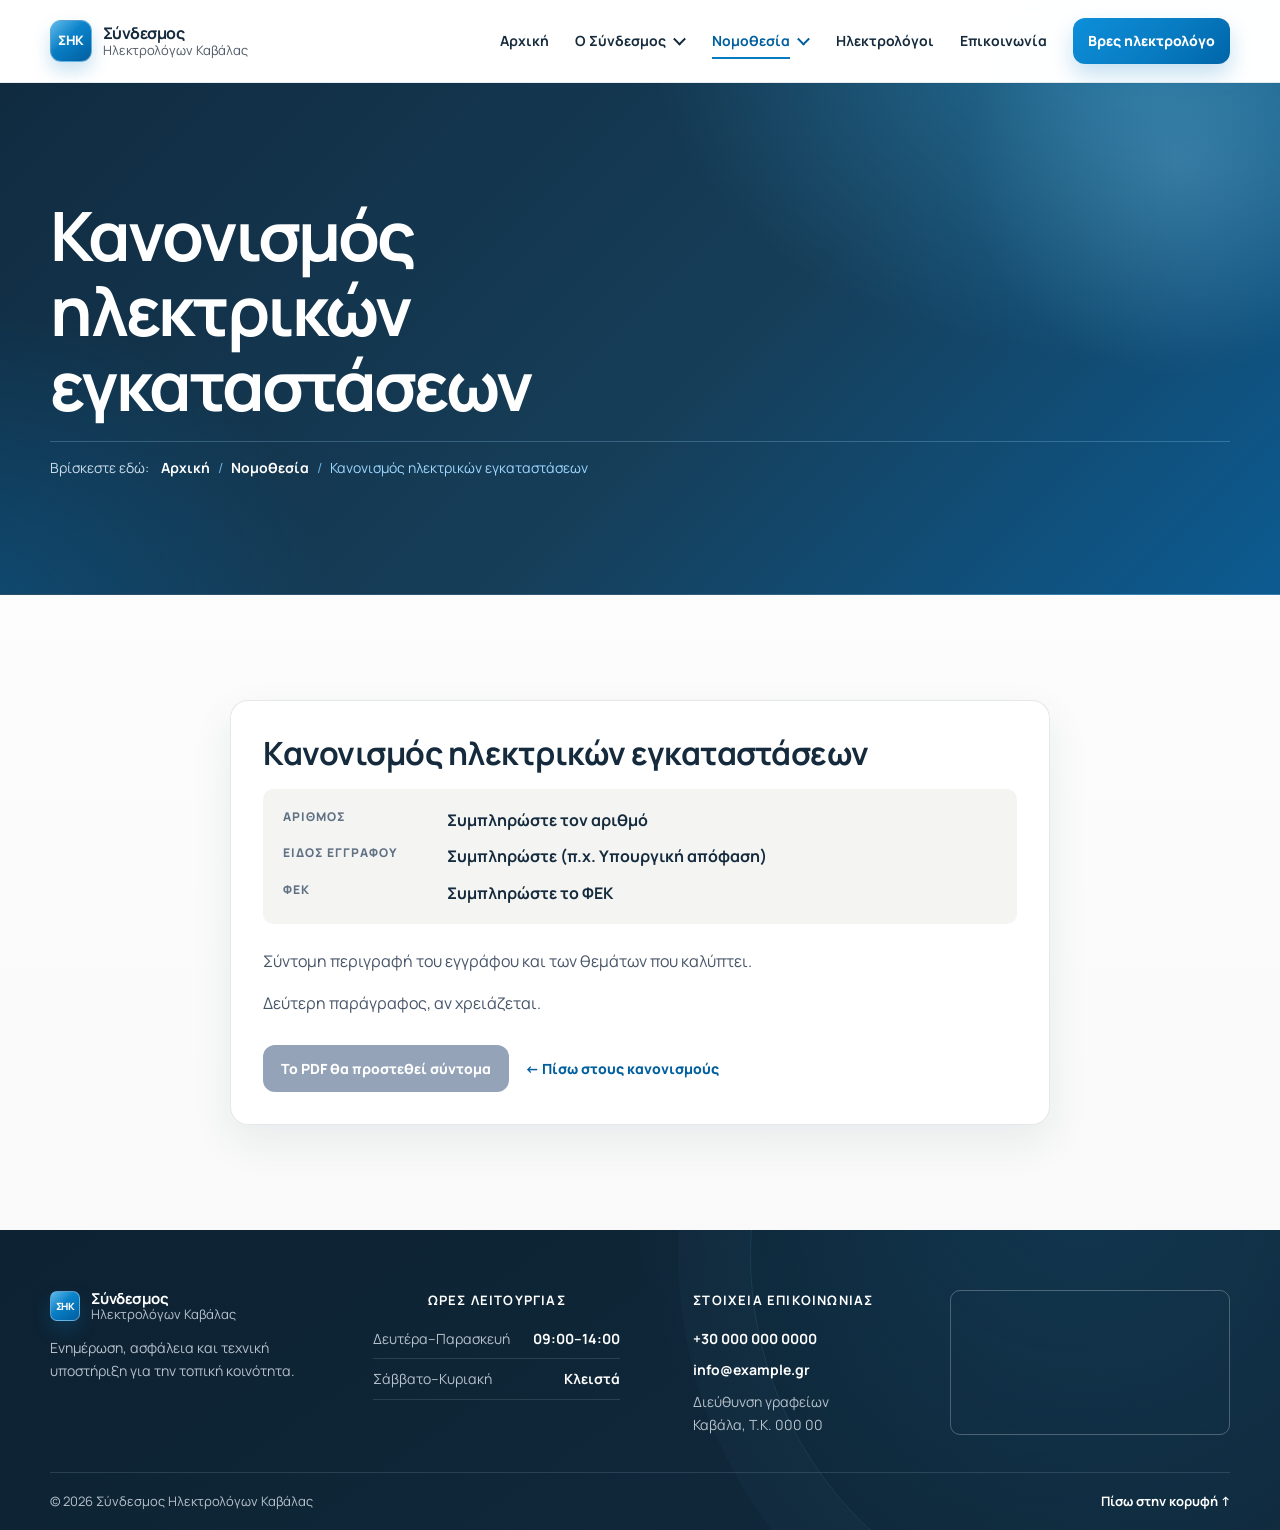
<file: Nomothesia/regulation-installations.html>
<!DOCTYPE html>
<html lang="el">

<head>
    <meta charset="UTF-8">
    <meta name="viewport" content="width=device-width, initial-scale=1.0">
    <meta name="description" content="Νόμοι και διατάξεις που αφορούν τις ηλεκτρολογικές εγκαταστάσεις και το επάγγελμα.">
    
    <title>Κανονισμός ηλεκτρικών εγκαταστάσεων | Σύνδεσμος Ηλεκτρολόγων Καβάλας</title>

    <!-- Google Fonts -->
    <link rel="preconnect" href="https://fonts.googleapis.com">
    <link rel="preconnect" href="https://fonts.gstatic.com" crossorigin>
    <link href="https://fonts.googleapis.com/css2?family=Manrope:wght@400;500;600;700;800&family=Roboto+Slab:wght@600;700&display=swap" rel="stylesheet">
    
    <!-- CSS Stylesheet (Διορθωμένη διαδρομή για φάκελο Nomothesia) -->
    <link rel="stylesheet" href="../css/style.css">
</head>

<body>
    <!-- Skip Link για προσβασιμότητα -->
    <a class="skip-link" href="#main-content">Μετάβαση στο περιεχόμενο</a>

    <!-- Κεφαλίδα Ιστοσελίδας -->
    <header class="site-header" id="top">

        <!-- Κύριο Header & Πλοήγηση -->
        <div class="container header-inner">
            <!-- Λογότυπο -->
            <a class="brand" href="../index.html">
                <span class="logo-mark">ΣΗΚ</span>
                <span class="brand-copy">
                    <strong>Σύνδεσμος</strong>
                    <span>Ηλεκτρολόγων Καβάλας</span>
                </span>
            </a>

            <!-- Κουμπί Mobile Menu -->
            <button class="menu-toggle" aria-expanded="false" aria-controls="main-navigation">
                <span class="sr-only">Άνοιγμα μενού</span>
                <span></span>
                <span></span>
                <span></span>
            </button>

            <!-- Μενού Πλοήγησης -->
            <nav class="main-nav" id="main-navigation" aria-label="Κύρια πλοήγηση">
                <a href="../index.html"><span class="nav-label">Αρχική</span></a>

                <!-- Dropdown 1: Ο Σύνδεσμος -->
                <div class="nav-dropdown">
                    <button class="dropdown-toggle" aria-expanded="false">
                        <span class="nav-label">Ο Σύνδεσμος</span><span class="dropdown-icon" aria-hidden="true">⌄</span>
                    </button>
                    <div class="dropdown-menu">
                        <a href="../Syndesmos/activities.html"><span class="nav-label">Δραστηριότητες</span></a>
                        <a href="../Syndesmos/seminars.html"><span class="nav-label">Σεμινάρια</span></a>
                        <a href="../Syndesmos/symboulio.html"><span class="nav-label">Διοικητικό Συμβούλιο</span></a>
                    </div>
                </div>

                <!-- Dropdown 2: Νομοθεσία (Ενεργό) -->
                <div class="nav-dropdown has-current">
                    <button class="dropdown-toggle" aria-expanded="false">
                        <span class="nav-label">Νομοθεσία</span><span class="dropdown-icon" aria-hidden="true">⌄</span>
                    </button>
                    <div class="dropdown-menu">
                        <a href="laws.html"><span class="nav-label">Νόμοι &amp; Διατάξεις</span></a>
                        <a href="regulations.html" aria-current="page"><span class="nav-label">Κανονισμοί</span></a>
                    </div>
                </div>

                <a href="../electricians.html"><span class="nav-label">Ηλεκτρολόγοι</span></a>
                <a href="../contact.html"><span class="nav-label">Επικοινωνία</span></a>
                <a class="nav-cta" href="../electricians.html">Βρες ηλεκτρολόγο</a>
            </nav>
        </div>
    </header>

    <!-- Κύριο Περιεχόμενο Σελίδας -->
    <main id="main-content">
        <!-- Hero Section -->
        <section class="page-hero">
            <div class="container">
                <h1>Κανονισμός ηλεκτρικών εγκαταστάσεων</h1>
                <nav class="breadcrumb" aria-label="Διαδρομή πλοήγησης">
                    <span>Βρίσκεστε εδώ:</span>
                    <ol>
                        <li><a href="../index.html">Αρχική</a></li>
                        <li><a href="laws.html">Νομοθεσία</a></li>
                        <li aria-current="page">Κανονισμός ηλεκτρικών εγκαταστάσεων</li>
                    </ol>
                </nav>
            </div>
        </section>

        <!-- Section Κάρτας Νόμου/Εγγράφου -->
        <section class="section">
            <div class="container narrow">
                <article class="law-card">
                    <h2>Κανονισμός ηλεκτρικών εγκαταστάσεων</h2>
                    
                    <dl class="law-meta">
                        <div><dt>Αριθμός</dt><dd>Συμπληρώστε τον αριθμό</dd></div>
                        <div><dt>Είδος εγγράφου</dt><dd>Συμπληρώστε (π.χ. Υπουργική απόφαση)</dd></div>
                        <div><dt>ΦΕΚ</dt><dd>Συμπληρώστε το ΦΕΚ</dd></div>
                    </dl>

                    <div class="law-body">
                        <p>Σύντομη περιγραφή του εγγράφου και των θεμάτων που καλύπτει.</p>
                        <p>Δεύτερη παράγραφος, αν χρειάζεται.</p>
                    </div>

                    <div class="law-actions">
                        <!-- Διορθωμένη διαδρομή για το αρχείο PDF -->
                        <span class="button button-primary is-disabled" aria-disabled="true">Το PDF θα προστεθεί σύντομα</span>
                        <a class="text-link" href="regulations.html">← Πίσω στους κανονισμούς</a>
                    </div>
                </article>
            </div>
        </section>
    </main>

    <!-- Υποσέλιδο (Footer) -->
    <footer class="site-footer">
        <div class="container footer-grid">
            
            <!-- Στήλη 1: Λογότυπο & Περιγραφή -->
            <div class="footer-col">
                <a class="brand footer-brand" href="../index.html">
                    <span class="logo-mark" aria-hidden="true">ΣΗΚ</span>
                    <span class="brand-copy">
                        <strong>Σύνδεσμος</strong>
                        <span>Ηλεκτρολόγων Καβάλας</span>
                    </span>
                </a>
                <p>Ενημέρωση, ασφάλεια και τεχνική υποστήριξη για την τοπική κοινότητα.</p>
            </div>

            <!-- Στήλη 2: Ώρες Λειτουργίας -->
            <div class="footer-col">
                <h2>Ώρες λειτουργίας</h2>
                <dl class="hours">
                    <div>
                        <dt>Δευτέρα–Παρασκευή</dt>
                        <dd>09:00–14:00</dd>
                    </div>
                    <div>
                        <dt>Σάββατο–Κυριακή</dt>
                        <dd>Κλειστά</dd>
                    </div>
                </dl>
            </div>

            <!-- Στήλη 3: Στοιχεία Επικοινωνίας -->
            <div class="footer-col">
                <h2>Στοιχεία επικοινωνίας</h2>
                <address>
                    <a href="tel:+300000000000">+30 000 000 0000</a>
                    <a href="mailto:info@example.gr">info@example.gr</a>
                    <span>Διεύθυνση γραφείων<br>Καβάλα, Τ.Κ. 000 00</span>
                </address>
            </div>
            <div class="footer-col">
        <div class="map-placeholder" role="region" aria-label="Χάρτης γραφείου">
          <iframe
            src="https://www.google.com/maps/embed?pb=!1m18!1m12!1m3!1d48416.71158580348!2d24.388147614272186!3d40.93957242858455!2m3!1f0!2f0!3f0!3m2!1i1024!2i768!4f13.1!3m3!1m2!1s0x14abb359005086d7%3A0x400bd2ce6b986e0!2zzprOsc67zqzOus63!5e0!3m2!1sel!2sgr!4v1718000000000!5m2!1sel!2sgr"
            title="Έδρα συνδέσμου"
            loading="lazy"
            referrerpolicy="no-referrer-when-downgrade"
            allowfullscreen>
          </iframe>
        </div>
      </div>

        </div>

        <!-- Κάτω Μέρος Footer (Copyright & Back to Top) -->
        <div class="container footer-bottom">
            <p>© <span id="current-year"></span> Σύνδεσμος Ηλεκτρολόγων Καβάλας</p>
            <a href="#top">Πίσω στην κορυφή ↑</a>
        </div>
    </footer>

    <!-- Αρχείο JavaScript (Διορθωμένη διαδρομή) -->
    <script src="../js/script.js"></script>
</body>

</html>
</file>
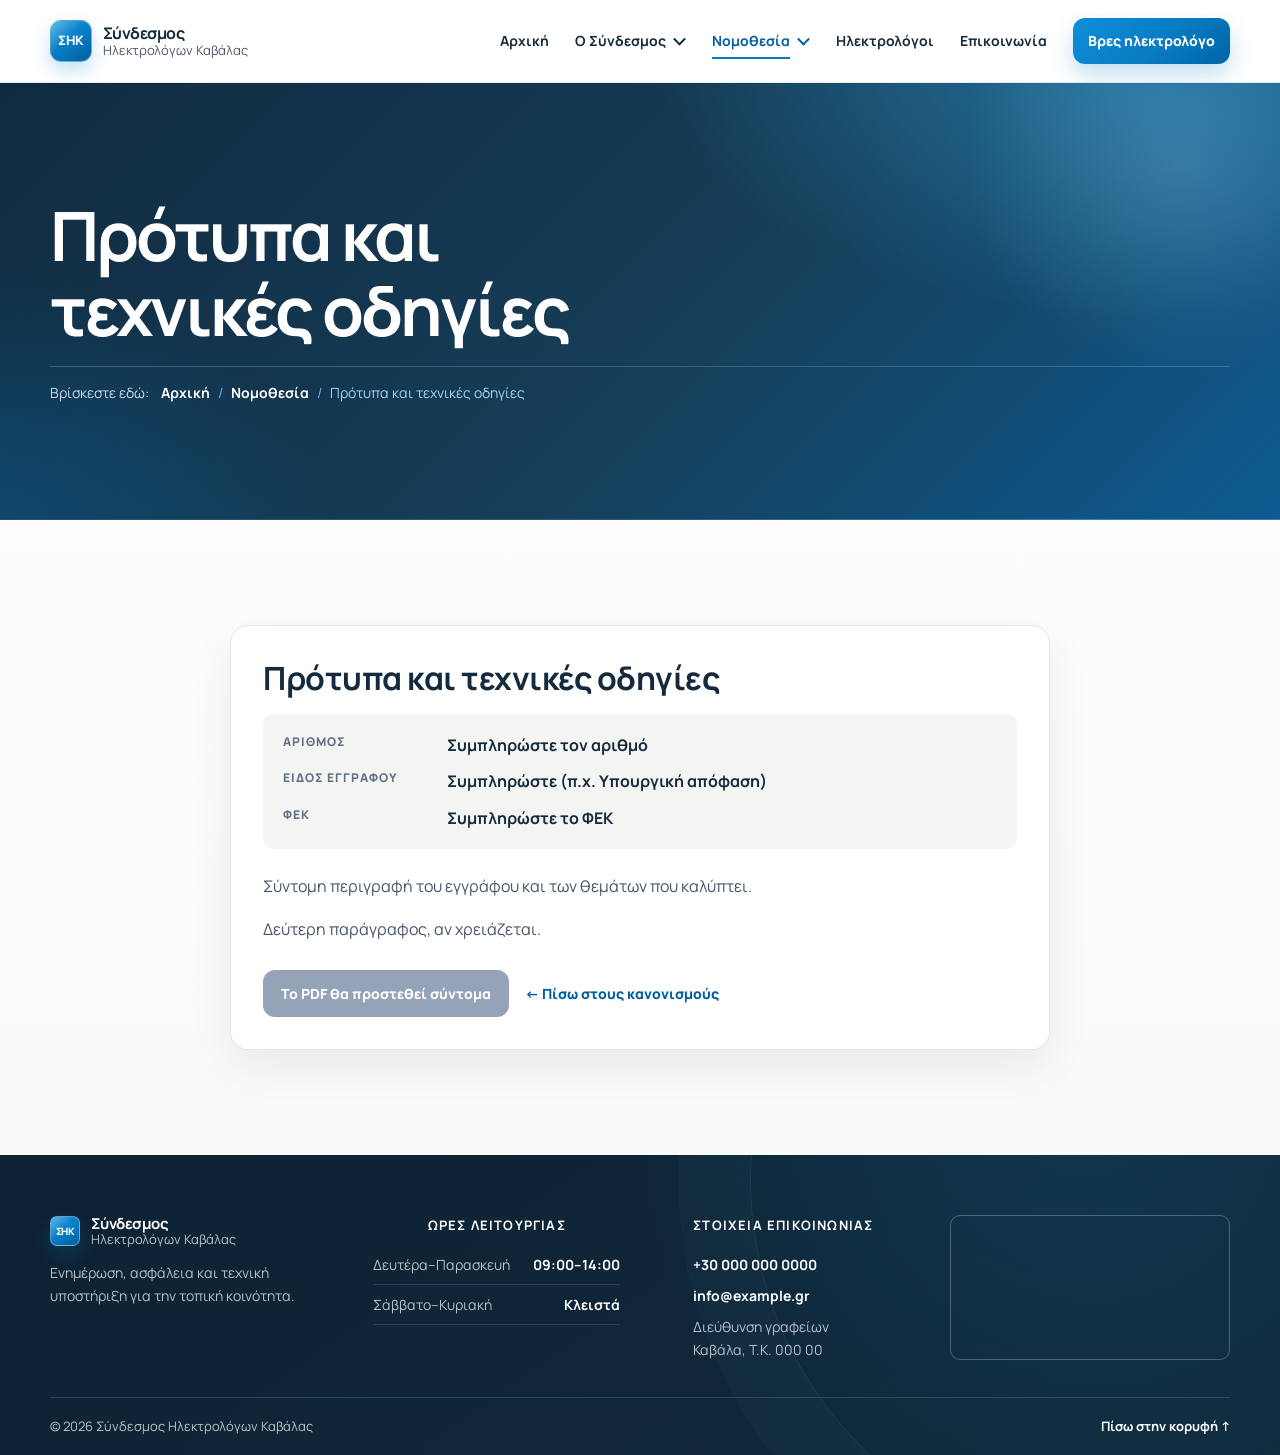
<file: Nomothesia/regulation-standards.html>
<!DOCTYPE html>
<html lang="el">

<head>
    <meta charset="UTF-8">
    <meta name="viewport" content="width=device-width, initial-scale=1.0">
    <meta name="description" content="Νόμοι και διατάξεις που αφορούν τις ηλεκτρολογικές εγκαταστάσεις και το επάγγελμα.">
    
    <title>Πρότυπα και τεχνικές οδηγίες | Σύνδεσμος Ηλεκτρολόγων Καβάλας</title>

    <!-- Google Fonts -->
    <link rel="preconnect" href="https://fonts.googleapis.com">
    <link rel="preconnect" href="https://fonts.gstatic.com" crossorigin>
    <link href="https://fonts.googleapis.com/css2?family=Manrope:wght@400;500;600;700;800&family=Roboto+Slab:wght@600;700&display=swap" rel="stylesheet">
    
    <!-- CSS Stylesheet -->
    <link rel="stylesheet" href="../css/style.css">
</head>

<body>
    <!-- Skip Link για προσβασιμότητα -->
    <a class="skip-link" href="#main-content">Μετάβαση στο περιεχόμενο</a>

    <!-- Κεφαλίδα Ιστοσελίδας -->
    <header class="site-header" id="top">

        <!-- Κύριο Header & Πλοήγηση -->
        <div class="container header-inner">
            <!-- Λογότυπο -->
            <a class="brand" href="../index.html">
                <span class="logo-mark">ΣΗΚ</span>
                <span class="brand-copy">
                    <strong>Σύνδεσμος</strong>
                    <span>Ηλεκτρολόγων Καβάλας</span>
                </span>
            </a>

            <!-- Κουμπί Mobile Menu -->
            <button class="menu-toggle" aria-expanded="false" aria-controls="main-navigation">
                <span class="sr-only">Άνοιγμα μενού</span>
                <span></span>
                <span></span>
                <span></span>
            </button>

            <!-- Μενού Πλοήγησης -->
            <nav class="main-nav" id="main-navigation" aria-label="Κύρια πλοήγηση">
                <a href="../index.html"><span class="nav-label">Αρχική</span></a>

                <!-- Dropdown 1: Ο Σύνδεσμος -->
                <div class="nav-dropdown">
                    <button class="dropdown-toggle" aria-expanded="false">
                        <span class="nav-label">Ο Σύνδεσμος</span><span class="dropdown-icon" aria-hidden="true">⌄</span>
                    </button>
                    <div class="dropdown-menu">
                        <a href="../Syndesmos/activities.html"><span class="nav-label">Δραστηριότητες</span></a>
                        <a href="../Syndesmos/seminars.html"><span class="nav-label">Σεμινάρια</span></a>
                        <a href="../Syndesmos/symboulio.html"><span class="nav-label">Διοικητικό Συμβούλιο</span></a>
                    </div>
                </div>

                <!-- Dropdown 2: Νομοθεσία (Ενεργό) -->
                <div class="nav-dropdown has-current">
                    <button class="dropdown-toggle" aria-expanded="false">
                        <span class="nav-label">Νομοθεσία</span><span class="dropdown-icon" aria-hidden="true">⌄</span>
                    </button>
                    <div class="dropdown-menu">
                        <a href="laws.html"><span class="nav-label">Νόμοι &amp; Διατάξεις</span></a>
                        <a href="regulations.html" aria-current="page"><span class="nav-label">Κανονισμοί</span></a>
                    </div>
                </div>

                <a href="../electricians.html"><span class="nav-label">Ηλεκτρολόγοι</span></a>
                <a href="../contact.html"><span class="nav-label">Επικοινωνία</span></a>
                <a class="nav-cta" href="../electricians.html">Βρες ηλεκτρολόγο</a>
            </nav>
        </div>
    </header>

    <!-- Κύριο Περιεχόμενο Σελίδας -->
    <main id="main-content">
        <!-- Hero Section -->
        <section class="page-hero">
            <div class="container">
                <h1>Πρότυπα και τεχνικές οδηγίες</h1>
                <nav class="breadcrumb" aria-label="Διαδρομή πλοήγησης">
                    <span>Βρίσκεστε εδώ:</span>
                    <ol>
                        <li><a href="../index.html">Αρχική</a></li>
                        <li><a href="laws.html">Νομοθεσία</a></li>
                        <li aria-current="page">Πρότυπα και τεχνικές οδηγίες</li>
                    </ol>
                </nav>
            </div>
        </section>

        <!-- Section Κάρτας Νόμου/Εγγράφου -->
        <section class="section">
            <div class="container narrow">
                <article class="law-card">
                    <h2>Πρότυπα και τεχνικές οδηγίες</h2>
                    
                    <dl class="law-meta">
                        <div><dt>Αριθμός</dt><dd>Συμπληρώστε τον αριθμό</dd></div>
                        <div><dt>Είδος εγγράφου</dt><dd>Συμπληρώστε (π.χ. Υπουργική απόφαση)</dd></div>
                        <div><dt>ΦΕΚ</dt><dd>Συμπληρώστε το ΦΕΚ</dd></div>
                    </dl>

                    <div class="law-body">
                        <p>Σύντομη περιγραφή του εγγράφου και των θεμάτων που καλύπτει.</p>
                        <p>Δεύτερη παράγραφος, αν χρειάζεται.</p>
                    </div>

                    <div class="law-actions">
                        <!-- Διορθωμένη διαδρομή για το αρχείο PDF -->
                        <span class="button button-primary is-disabled" aria-disabled="true">Το PDF θα προστεθεί σύντομα</span>
                        <a class="text-link" href="regulations.html">← Πίσω στους κανονισμούς</a>
                    </div>
                </article>
            </div>
        </section>
    </main>

    <!-- Υποσέλιδο (Footer) -->
    <footer class="site-footer">
        <div class="container footer-grid">
            
            <!-- Στήλη 1: Λογότυπο & Περιγραφή -->
            <div class="footer-col">
                <a class="brand footer-brand" href="../index.html">
                    <span class="logo-mark" aria-hidden="true">ΣΗΚ</span>
                    <span class="brand-copy">
                        <strong>Σύνδεσμος</strong>
                        <span>Ηλεκτρολόγων Καβάλας</span>
                    </span>
                </a>
                <p>Ενημέρωση, ασφάλεια και τεχνική υποστήριξη για την τοπική κοινότητα.</p>
            </div>

            <!-- Στήλη 2: Ώρες Λειτουργίας -->
            <div class="footer-col">
                <h2>Ώρες λειτουργίας</h2>
                <dl class="hours">
                    <div>
                        <dt>Δευτέρα–Παρασκευή</dt>
                        <dd>09:00–14:00</dd>
                    </div>
                    <div>
                        <dt>Σάββατο–Κυριακή</dt>
                        <dd>Κλειστά</dd>
                    </div>
                </dl>
            </div>

            <!-- Στήλη 3: Στοιχεία Επικοινωνίας -->
            <div class="footer-col">
                <h2>Στοιχεία επικοινωνίας</h2>
                <address>
                    <a href="tel:+300000000000">+30 000 000 0000</a>
                    <a href="mailto:info@example.gr">info@example.gr</a>
                    <span>Διεύθυνση γραφείων<br>Καβάλα, Τ.Κ. 000 00</span>
                </address>
            </div>
            <div class="footer-col">
        <div class="map-placeholder" role="region" aria-label="Χάρτης γραφείου">
          <iframe
            src="https://www.google.com/maps/embed?pb=!1m18!1m12!1m3!1d48416.71158580348!2d24.388147614272186!3d40.93957242858455!2m3!1f0!2f0!3f0!3m2!1i1024!2i768!4f13.1!3m3!1m2!1s0x14abb359005086d7%3A0x400bd2ce6b986e0!2zzprOsc67zqzOus63!5e0!3m2!1sel!2sgr!4v1718000000000!5m2!1sel!2sgr"
            title="Έδρα συνδέσμου"
            loading="lazy"
            referrerpolicy="no-referrer-when-downgrade"
            allowfullscreen>
          </iframe>
        </div>
      </div>

        </div>

        <!-- Κάτω Μέρος Footer (Copyright & Back to Top) -->
        <div class="container footer-bottom">
            <p>© <span id="current-year"></span> Σύνδεσμος Ηλεκτρολόγων Καβάλας</p>
            <a href="#top">Πίσω στην κορυφή ↑</a>
        </div>
    </footer>

    <!-- Αρχείο JavaScript (Διορθωμένη διαδρομή) -->
    <script src="../js/script.js"></script>
</body>

</html>
</file>
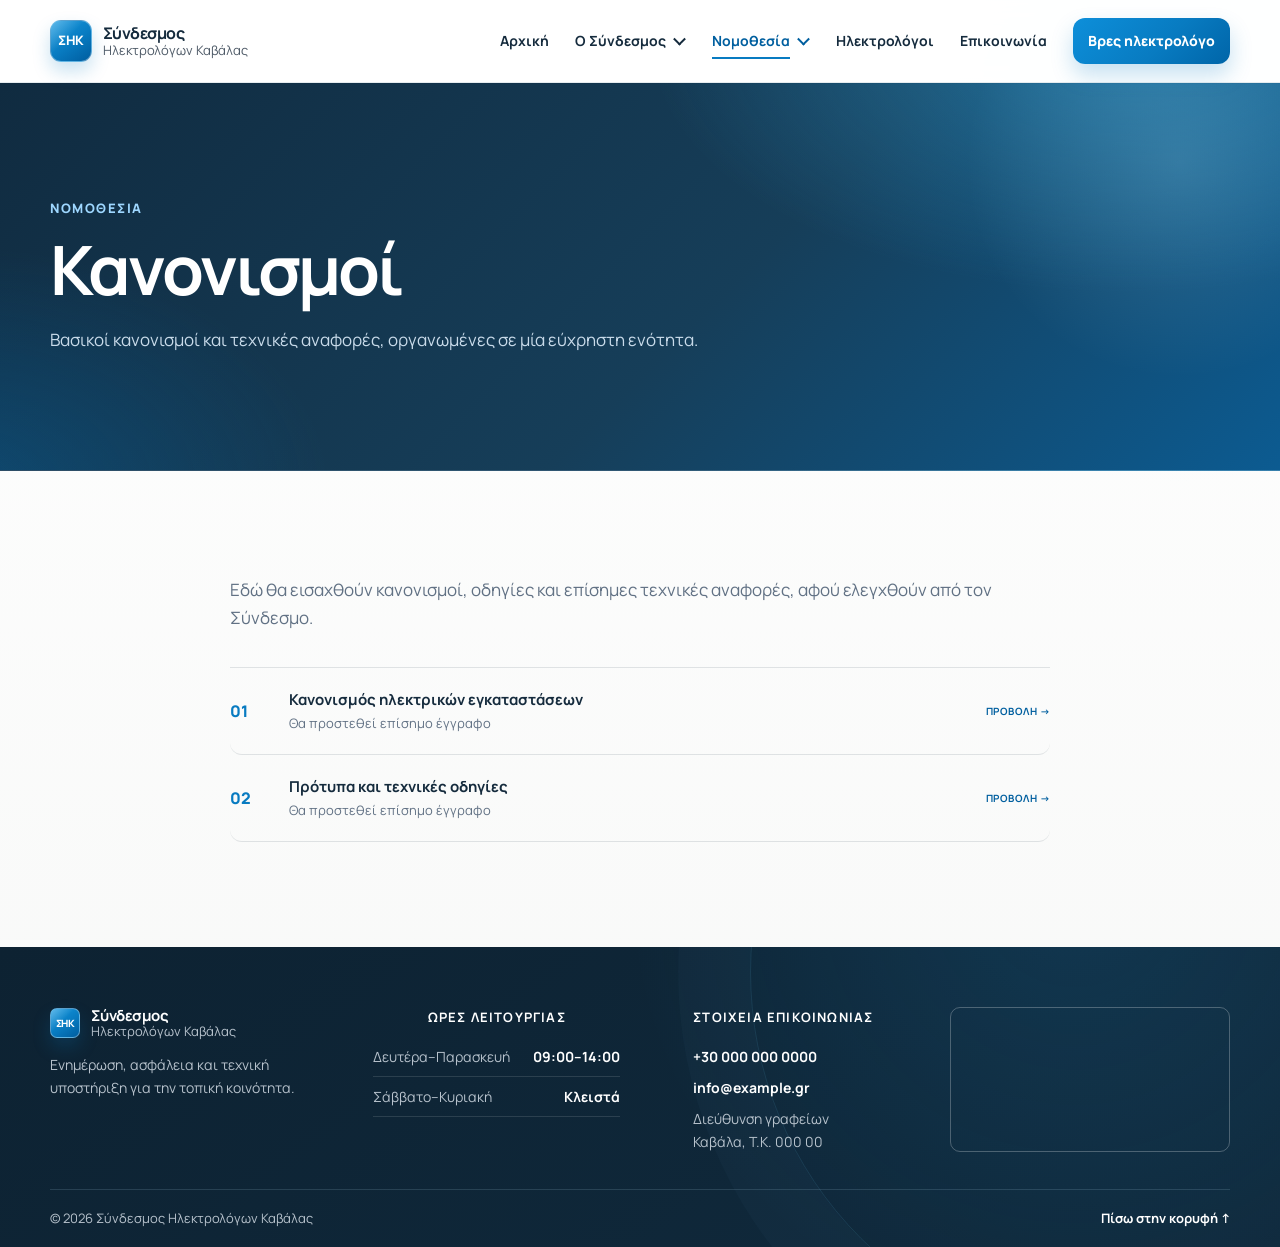
<file: Nomothesia/regulations.html>
<!DOCTYPE html>
<html lang="el">

<head>
    <meta charset="UTF-8">
    <meta name="viewport" content="width=device-width, initial-scale=1.0">
    <meta name="description" content="Κανονισμοί και τεχνικές αναφορές για τις ηλεκτρικές εγκαταστάσεις.">
    
    <title>Κανονισμοί | Σύνδεσμος Ηλεκτρολόγων Καβάλας</title>

    <!-- Google Fonts -->
    <link rel="preconnect" href="https://fonts.googleapis.com">
    <link rel="preconnect" href="https://fonts.gstatic.com" crossorigin>
    <link href="https://fonts.googleapis.com/css2?family=Manrope:wght@400;500;600;700;800&family=Roboto+Slab:wght@600;700&display=swap" rel="stylesheet">
    
    <!-- CSS Stylesheet (Διορθωμένη διαδρομή για φάκελο Nomothesia) -->
    <link rel="stylesheet" href="../css/style.css">
</head>

<body>
    <!-- Skip Link για προσβασιμότητα -->
    <a class="skip-link" href="#main-content">Μετάβαση στο περιεχόμενο</a>

    <!-- Κεφαλίδα Ιστοσελίδας -->
    <header class="site-header" id="top">
        <!-- Κύριο Header & Πλοήγηση -->
        <div class="container header-inner">
            <!-- Λογότυπο -->
            <a class="brand" href="../index.html">
                <span class="logo-mark">ΣΗΚ</span>
                <span class="brand-copy">
                    <strong>Σύνδεσμος</strong>
                    <span>Ηλεκτρολόγων Καβάλας</span>
                </span>
            </a>

            <!-- Κουμπί Mobile Menu -->
            <button class="menu-toggle" aria-expanded="false" aria-controls="main-navigation">
                <span class="sr-only">Άνοιγμα μενού</span>
                <span></span>
                <span></span>
                <span></span>
            </button>

            <!-- Μενού Πλοήγησης -->
      <nav class="main-nav" id="main-navigation" aria-label="Κύρια πλοήγηση">
        <a href="../index.html">
          <span class="nav-label">Αρχική</span>
        </a>
        <div class="nav-dropdown">
          <button class="dropdown-toggle" aria-expanded="false">
            <span class="nav-label">Ο Σύνδεσμος</span>
            <span class="dropdown-icon" aria-hidden="true">⌄</span>
          </button>
          <div class="dropdown-menu">
            <a href="../Syndesmos/activities.html">
              <span class="nav-label">Δραστηριότητες</span>
            </a>
            <a href="../Syndesmos/seminars.html">
              <span class="nav-label">Σεμινάρια</span>
            </a>
            <a href="../Syndesmos/symboulio.html">
              <span class="nav-label">Διοικητικό Συμβούλιο</span>
            </a>
          </div>
        </div>
        <div class="nav-dropdown has-current">
          <button class="dropdown-toggle" aria-expanded="false">
            <span class="nav-label">Νομοθεσία</span>
            <span class="dropdown-icon" aria-hidden="true">⌄</span>
          </button>
          <div class="dropdown-menu">
            <a href="laws.html">
              <span class="nav-label">Νόμοι &amp; Διατάξεις</span>
            </a>
            <a href="regulations.html" aria-current="page">
              <span class="nav-label">Κανονισμοί</span>
            </a>
          </div>
        </div>
        <a href="../electricians.html">
          <span class="nav-label">Ηλεκτρολόγοι</span>
        </a>
        <a href="../contact.html">
          <span class="nav-label">Επικοινωνία</span>
        </a>
        <a class="nav-cta" href="../electricians.html">
          Βρες ηλεκτρολόγο
        </a>
      </nav>
        </div>
    </header>

    <!-- Κύριο Περιεχόμενο Σελίδας -->
    <main id="main-content">
        
        <!-- Hero Section -->
        <section class="page-hero">
            <div class="container">
                <p class="eyebrow">Νομοθεσία</p>
                <h1>Κανονισμοί</h1>
                <p>Βασικοί κανονισμοί και τεχνικές αναφορές, οργανωμένες σε μία εύχρηστη ενότητα.</p>
            </div>
        </section>

        <!-- Section Εγγράφων / Κανονισμών -->
        <section class="section">
            <div class="container narrow">
                <p class="page-intro">
                    Εδώ θα εισαχθούν κανονισμοί, οδηγίες και επίσημες τεχνικές αναφορές, αφού ελεγχθούν από τον Σύνδεσμο.
                </p>

                <!-- Λίστα Εγγράφων -->
                <div class="document-list">
                    
                    <!-- Έγγραφο 1 -->
                    <a href="regulation-installations.html">
                        <span>01</span>
                        <div>
                            <strong>Κανονισμός ηλεκτρικών εγκαταστάσεων</strong>
                            <small>Θα προστεθεί επίσημο έγγραφο</small>
                        </div>
                        <b>ΠΡΟΒΟΛΗ <span aria-hidden="true">→</span></b>
                    </a>

                    <!-- Έγγραφο 2 -->
                    <a href="regulation-standards.html">
                        <span>02</span>
                        <div>
                            <strong>Πρότυπα και τεχνικές οδηγίες</strong>
                            <small>Θα προστεθεί επίσημο έγγραφο</small>
                        </div>
                        <b>ΠΡΟΒΟΛΗ <span aria-hidden="true">→</span></b>
                    </a>

                </div>
            </div>
        </section>
    </main>

    <!-- Υποσέλιδο (Footer) -->
    <footer class="site-footer">
        <div class="container footer-grid">
            
            <!-- Στήλη 1: Λογότυπο & Περιγραφή -->
            <div class="footer-col">
                <a class="brand footer-brand" href="../index.html">
                    <span class="logo-mark" aria-hidden="true">ΣΗΚ</span>
                    <span class="brand-copy">
                        <strong>Σύνδεσμος</strong>
                        <span>Ηλεκτρολόγων Καβάλας</span>
                    </span>
                </a>
                <p>Ενημέρωση, ασφάλεια και τεχνική υποστήριξη για την τοπική κοινότητα.</p>
            </div>

            <!-- Στήλη 2: Ώρες Λειτουργίας -->
            <div class="footer-col">
                <h2>Ώρες λειτουργίας</h2>
                <dl class="hours">
                    <div>
                        <dt>Δευτέρα–Παρασκευή</dt>
                        <dd>09:00–14:00</dd>
                    </div>
                    <div>
                        <dt>Σάββατο–Κυριακή</dt>
                        <dd>Κλειστά</dd>
                    </div>
                </dl>
            </div>

            <!-- Στήλη 3: Στοιχεία Επικοινωνίας -->
            <div class="footer-col">
                <h2>Στοιχεία επικοινωνίας</h2>
                <address>
                    <a href="tel:+300000000000">+30 000 000 0000</a>
                    <a href="mailto:info@example.gr">info@example.gr</a>
                    <span>Διεύθυνση γραφείων<br>Καβάλα, Τ.Κ. 000 00</span>
                </address>
            </div>
            <div class="footer-col">
        <div class="map-placeholder" role="region" aria-label="Χάρτης γραφείου">
          <iframe
            src="https://www.google.com/maps/embed?pb=!1m18!1m12!1m3!1d48416.71158580348!2d24.388147614272186!3d40.93957242858455!2m3!1f0!2f0!3f0!3m2!1i1024!2i768!4f13.1!3m3!1m2!1s0x14abb359005086d7%3A0x400bd2ce6b986e0!2zzprOsc67zqzOus63!5e0!3m2!1sel!2sgr!4v1718000000000!5m2!1sel!2sgr"
            title="Έδρα συνδέσμου"
            loading="lazy"
            referrerpolicy="no-referrer-when-downgrade"
            allowfullscreen>
          </iframe>
        </div>
      </div>

        </div>

        <!-- Κάτω Μέρος Footer (Copyright & Back to Top) -->
        <div class="container footer-bottom">
            <p>© <span id="current-year"></span> Σύνδεσμος Ηλεκτρολόγων Καβάλας</p>
            <a href="#top">Πίσω στην κορυφή ↑</a>
        </div>
    </footer>

    <!-- Αρχείο JavaScript (Διορθωμένη διαδρομή) -->
    <script src="../js/script.js"></script>
</body>

</html>
</file>
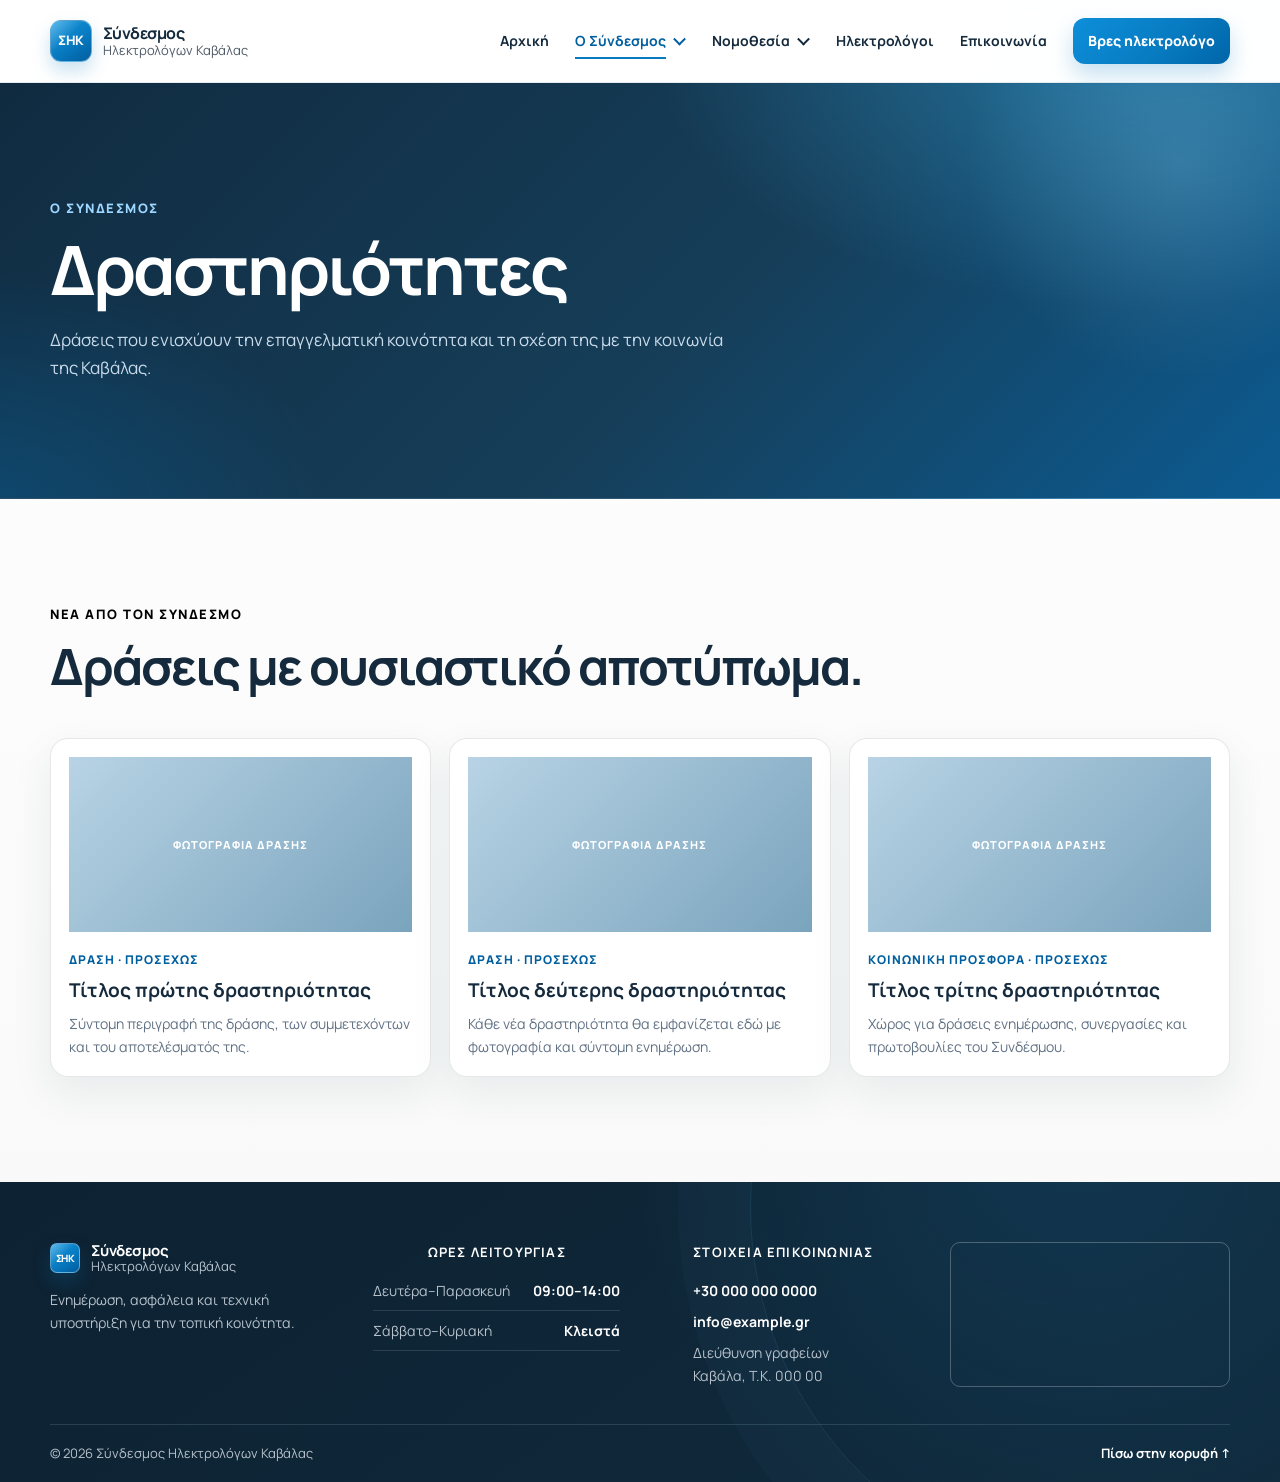
<file: Syndesmos/activities.html>
<!DOCTYPE html>
<html lang="el">
<head>
  <meta charset="UTF-8">
  <meta name="viewport" content="width=device-width, initial-scale=1.0">
  <meta name="description" content="Δραστηριότητες και δράσεις του Συνδέσμου Ηλεκτρολόγων Καβάλας για τα μέλη και την κοινωνία.">
  <title>Δραστηριότητες | Σύνδεσμος Ηλεκτρολόγων Καβάλας</title>
  <link rel="preconnect" href="https://fonts.googleapis.com">
  <link rel="preconnect" href="https://fonts.gstatic.com" crossorigin>
  <link href="https://fonts.googleapis.com/css2?family=Manrope:wght@400;500;600;700;800&family=Roboto+Slab:wght@600;700&display=swap" rel="stylesheet">
  <link rel="stylesheet" href="../css/style.css">
</head>
<body>

  <a class="skip-link" href="#main-content">Μετάβαση στο περιεχόμενο</a>

  <header class="site-header" id="top">
    <div class="container header-inner">
      <a class="brand" href="../index.html">
        <span class="logo-mark">ΣΗΚ</span>
        <span class="brand-copy">
          <strong>Σύνδεσμος</strong>
          <span>Ηλεκτρολόγων Καβάλας</span>
        </span>
      </a>

      <button class="menu-toggle" aria-expanded="false" aria-controls="main-navigation">
        <span class="sr-only">Άνοιγμα μενού</span>
        <span></span>
        <span></span>
        <span></span>
      </button>

      <nav class="main-nav" id="main-navigation" aria-label="Κύρια πλοήγηση">
        <a href="../index.html">
          <span class="nav-label">Αρχική</span>
        </a>
        <div class="nav-dropdown has-current">
          <button class="dropdown-toggle" aria-expanded="false">
            <span class="nav-label">Ο Σύνδεσμος</span>
            <span class="dropdown-icon" aria-hidden="true">⌄</span>
          </button>
          <div class="dropdown-menu">
            <a href="activities.html" aria-current="page">
              <span class="nav-label">Δραστηριότητες</span>
            </a>
            <a href="seminars.html">
              <span class="nav-label">Σεμινάρια</span>
            </a>
            <a href="symboulio.html">
              <span class="nav-label">Διοικητικό Συμβούλιο</span>
            </a>
          </div>
        </div>
        <div class="nav-dropdown">
          <button class="dropdown-toggle" aria-expanded="false">
            <span class="nav-label">Νομοθεσία</span>
            <span class="dropdown-icon" aria-hidden="true">⌄</span>
          </button>
          <div class="dropdown-menu">
            <a href="../Nomothesia/laws.html">
              <span class="nav-label">Νόμοι &amp; Διατάξεις</span>
            </a>
            <a href="../Nomothesia/regulations.html">
              <span class="nav-label">Κανονισμοί</span>
            </a>
          </div>
        </div>
        <a href="../electricians.html">
          <span class="nav-label">Ηλεκτρολόγοι</span>
        </a>
        <a href="../contact.html">
          <span class="nav-label">Επικοινωνία</span>
        </a>
        <a class="nav-cta" href="../electricians.html">
          Βρες ηλεκτρολόγο
        </a>
      </nav>
    </div>
  </header>

  <main id="main-content">
    <section class="page-hero">
      <div class="container">
        <p class="eyebrow">Ο Σύνδεσμος</p>
        <h1>Δραστηριότητες</h1>
        <p>Δράσεις που ενισχύουν την επαγγελματική κοινότητα και τη σχέση της με την κοινωνία της Καβάλας.</p>
      </div>
    </section>

    <section class="section">
      <div class="container">
        <div class="section-heading">
          <div>
            <p class="eyebrow">Νέα από τον Σύνδεσμο</p>
            <h2>Δράσεις με ουσιαστικό αποτύπωμα.</h2>
          </div>
        </div>

        <div class="listing-grid">
          <article class="listing-card">
            <div class="listing-image image-placeholder">ΦΩΤΟΓΡΑΦΙΑ ΔΡΑΣΗΣ</div>
            <p class="news-meta">ΔΡΑΣΗ · ΠΡΟΣΕΧΩΣ</p>
            <h3>Τίτλος πρώτης δραστηριότητας</h3>
            <p>Σύντομη περιγραφή της δράσης, των συμμετεχόντων και του αποτελέσματός της.</p>
          </article>

          <article class="listing-card">
            <div class="listing-image image-placeholder">ΦΩΤΟΓΡΑΦΙΑ ΔΡΑΣΗΣ</div>
            <p class="news-meta">ΔΡΑΣΗ · ΠΡΟΣΕΧΩΣ</p>
            <h3>Τίτλος δεύτερης δραστηριότητας</h3>
            <p>Κάθε νέα δραστηριότητα θα εμφανίζεται εδώ με φωτογραφία και σύντομη ενημέρωση.</p>
          </article>

          <article class="listing-card">
            <div class="listing-image image-placeholder">ΦΩΤΟΓΡΑΦΙΑ ΔΡΑΣΗΣ</div>
            <p class="news-meta">ΚΟΙΝΩΝΙΚΗ ΠΡΟΣΦΟΡΑ · ΠΡΟΣΕΧΩΣ</p>
            <h3>Τίτλος τρίτης δραστηριότητας</h3>
            <p>Χώρος για δράσεις ενημέρωσης, συνεργασίες και πρωτοβουλίες του Συνδέσμου.</p>
          </article>
        </div>
      </div>
    </section>
  </main>

  <footer class="site-footer">
    <div class="container footer-grid">
      <div class="footer-col">
        <a class="brand footer-brand" href="../index.html">
          <span class="logo-mark" aria-hidden="true">ΣΗΚ</span>
          <span class="brand-copy">
            <strong>Σύνδεσμος</strong>
            <span>Ηλεκτρολόγων Καβάλας</span>
          </span>
        </a>
        <p>Ενημέρωση, ασφάλεια και τεχνική υποστήριξη για την τοπική κοινότητα.</p>
      </div>

      <div class="footer-col">
        <h2>Ώρες λειτουργίας</h2>
        <dl class="hours">
          <div>
            <dt>Δευτέρα–Παρασκευή</dt>
            <dd>09:00–14:00</dd>
          </div>
          <div>
            <dt>Σάββατο–Κυριακή</dt>
            <dd>Κλειστά</dd>
          </div>
        </dl>
      </div>

      <div class="footer-col">
        <h2>Στοιχεία επικοινωνίας</h2>
        <address>
          <a href="tel:+300000000000">+30 000 000 0000</a>
          <a href="mailto:info@example.gr">info@example.gr</a>
          <span>Διεύθυνση γραφείων<br>Καβάλα, Τ.Κ. 000 00</span>
        </address>
      </div>
      <div class="footer-col">
        <div class="map-placeholder" role="region" aria-label="Χάρτης γραφείου">
          <iframe
            src="https://www.google.com/maps/embed?pb=!1m18!1m12!1m3!1d48416.71158580348!2d24.388147614272186!3d40.93957242858455!2m3!1f0!2f0!3f0!3m2!1i1024!2i768!4f13.1!3m3!1m2!1s0x14abb359005086d7%3A0x400bd2ce6b986e0!2zzprOsc67zqzOus63!5e0!3m2!1sel!2sgr!4v1718000000000!5m2!1sel!2sgr"
            title="Έδρα συνδέσμου"
            loading="lazy"
            referrerpolicy="no-referrer-when-downgrade"
            allowfullscreen>
          </iframe>
        </div>
      </div>
    </div>

    <div class="container footer-bottom">
      <p>© <span id="current-year"></span> Σύνδεσμος Ηλεκτρολόγων Καβάλας</p>
      <a href="#top">Πίσω στην κορυφή ↑</a>
    </div>
  </footer>

  <script src="../js/script.js"></script>
</body>
</html>
</file>
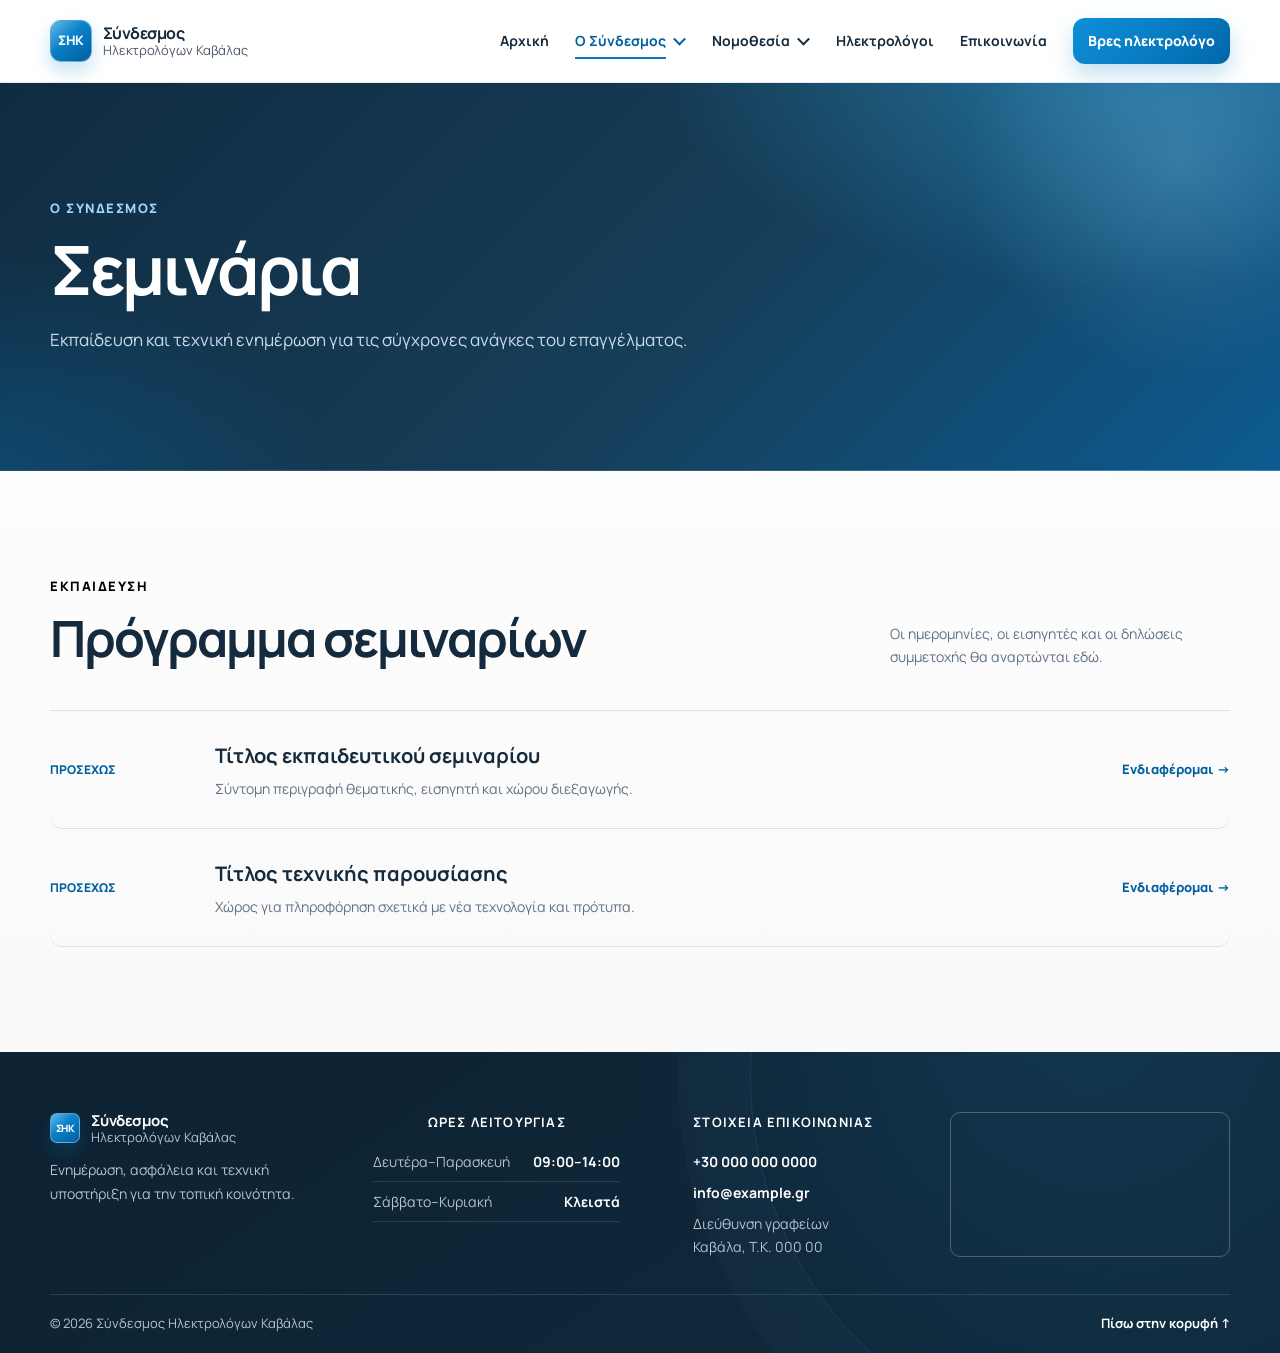
<file: Syndesmos/seminars.html>
<!DOCTYPE html>
<html lang="el">
<head>
  <meta charset="UTF-8">
  <meta name="viewport" content="width=device-width, initial-scale=1.0">
  <meta name="description" content="Πρόγραμμα σεμιναρίων και τεχνικής κατάρτισης του Συνδέσμου Ηλεκτρολόγων Καβάλας.">
  <title>Σεμινάρια | Σύνδεσμος Ηλεκτρολόγων Καβάλας</title>
  <link rel="preconnect" href="https://fonts.googleapis.com">
  <link rel="preconnect" href="https://fonts.gstatic.com" crossorigin>
  <link href="https://fonts.googleapis.com/css2?family=Manrope:wght@400;500;600;700;800&family=Roboto+Slab:wght@600;700&display=swap" rel="stylesheet">
  <link rel="stylesheet" href="../css/style.css">
</head>
<body>

  <a class="skip-link" href="#main-content">Μετάβαση στο περιεχόμενο</a>

  <header class="site-header" id="top">
    <div class="container header-inner">
      <a class="brand" href="../index.html">
        <span class="logo-mark">ΣΗΚ</span>
        <span class="brand-copy">
          <strong>Σύνδεσμος</strong>
          <span>Ηλεκτρολόγων Καβάλας</span>
        </span>
      </a>

      <button class="menu-toggle" aria-expanded="false" aria-controls="main-navigation">
        <span class="sr-only">Άνοιγμα μενού</span>
        <span></span>
        <span></span>
        <span></span>
      </button>

      <nav class="main-nav" id="main-navigation" aria-label="Κύρια πλοήγηση">
        <a href="../index.html">
          <span class="nav-label">Αρχική</span>
        </a>
        <div class="nav-dropdown has-current">
          <button class="dropdown-toggle" aria-expanded="false">
            <span class="nav-label">Ο Σύνδεσμος</span>
            <span class="dropdown-icon" aria-hidden="true">⌄</span>
          </button>
          <div class="dropdown-menu">
            <a href="activities.html">
              <span class="nav-label">Δραστηριότητες</span>
            </a>
            <a href="seminars.html" aria-current="page">
              <span class="nav-label">Σεμινάρια</span>
            </a>
            <a href="symboulio.html">
              <span class="nav-label">Διοικητικό Συμβούλιο</span>
            </a>
          </div>
        </div>
        <div class="nav-dropdown">
          <button class="dropdown-toggle" aria-expanded="false">
            <span class="nav-label">Νομοθεσία</span>
            <span class="dropdown-icon" aria-hidden="true">⌄</span>
          </button>
          <div class="dropdown-menu">
            <a href="../Nomothesia/laws.html">
              <span class="nav-label">Νόμοι &amp; Διατάξεις</span>
            </a>
            <a href="../Nomothesia/regulations.html">
              <span class="nav-label">Κανονισμοί</span>
            </a>
          </div>
        </div>
        <a href="../electricians.html">
          <span class="nav-label">Ηλεκτρολόγοι</span>
        </a>
        <a href="../contact.html">
          <span class="nav-label">Επικοινωνία</span>
        </a>
        <a class="nav-cta" href="../electricians.html">
          Βρες ηλεκτρολόγο
        </a>
      </nav>
    </div>
  </header>

  <main id="main-content">
    <section class="page-hero">
      <div class="container">
        <p class="eyebrow">Ο Σύνδεσμος</p>
        <h1>Σεμινάρια</h1>
        <p>Εκπαίδευση και τεχνική ενημέρωση για τις σύγχρονες ανάγκες του επαγγέλματος.</p>
      </div>
    </section>

    <section class="section">
      <div class="container">
        <div class="section-heading">
          <div>
            <p class="eyebrow">Εκπαίδευση</p>
            <h2>Πρόγραμμα σεμιναρίων</h2>
          </div>
          <p>Οι ημερομηνίες, οι εισηγητές και οι δηλώσεις συμμετοχής θα αναρτώνται εδώ.</p>
        </div>

        <div class="event-list">
          <article>
            <p class="event-date">ΠΡΟΣΕΧΩΣ</p>
            <div>
              <h3>Τίτλος εκπαιδευτικού σεμιναρίου</h3>
              <p>Σύντομη περιγραφή θεματικής, εισηγητή και χώρου διεξαγωγής.</p>
            </div>
            <a href="../contact.html">Ενδιαφέρομαι →</a>
          </article>

          <article>
            <p class="event-date">ΠΡΟΣΕΧΩΣ</p>
            <div>
              <h3>Τίτλος τεχνικής παρουσίασης</h3>
              <p>Χώρος για πληροφόρηση σχετικά με νέα τεχνολογία και πρότυπα.</p>
            </div>
            <a href="../contact.html">Ενδιαφέρομαι →</a>
          </article>
        </div>
      </div>
    </section>
  </main>

  <footer class="site-footer">
    <div class="container footer-grid">
      <div class="footer-col">
        <a class="brand footer-brand" href="../index.html">
          <span class="logo-mark" aria-hidden="true">ΣΗΚ</span>
          <span class="brand-copy">
            <strong>Σύνδεσμος</strong>
            <span>Ηλεκτρολόγων Καβάλας</span>
          </span>
        </a>
        <p>Ενημέρωση, ασφάλεια και τεχνική υποστήριξη για την τοπική κοινότητα.</p>
      </div>

      <div class="footer-col">
        <h2>Ώρες λειτουργίας</h2>
        <dl class="hours">
          <div>
            <dt>Δευτέρα–Παρασκευή</dt>
            <dd>09:00–14:00</dd>
          </div>
          <div>
            <dt>Σάββατο–Κυριακή</dt>
            <dd>Κλειστά</dd>
          </div>
        </dl>
      </div>

      <div class="footer-col">
        <h2>Στοιχεία επικοινωνίας</h2>
        <address>
          <a href="tel:+300000000000">+30 000 000 0000</a>
          <a href="mailto:info@example.gr">info@example.gr</a>
          <span>Διεύθυνση γραφείων<br>Καβάλα, Τ.Κ. 000 00</span>
        </address>
      </div>
      <div class="footer-col">
        <div class="map-placeholder" role="region" aria-label="Χάρτης γραφείου">
          <iframe
            src="https://www.google.com/maps/embed?pb=!1m18!1m12!1m3!1d48416.71158580348!2d24.388147614272186!3d40.93957242858455!2m3!1f0!2f0!3f0!3m2!1i1024!2i768!4f13.1!3m3!1m2!1s0x14abb359005086d7%3A0x400bd2ce6b986e0!2zzprOsc67zqzOus63!5e0!3m2!1sel!2sgr!4v1718000000000!5m2!1sel!2sgr"
            title="Έδρα συνδέσμου"
            loading="lazy"
            referrerpolicy="no-referrer-when-downgrade"
            allowfullscreen>
          </iframe>
        </div>
      </div>
    </div>

    <div class="container footer-bottom">
      <p>© <span id="current-year"></span> Σύνδεσμος Ηλεκτρολόγων Καβάλας</p>
      <a href="#top">Πίσω στην κορυφή ↑</a>
    </div>
  </footer>

  <script src="../js/script.js"></script>
</body>
</html>
</file>
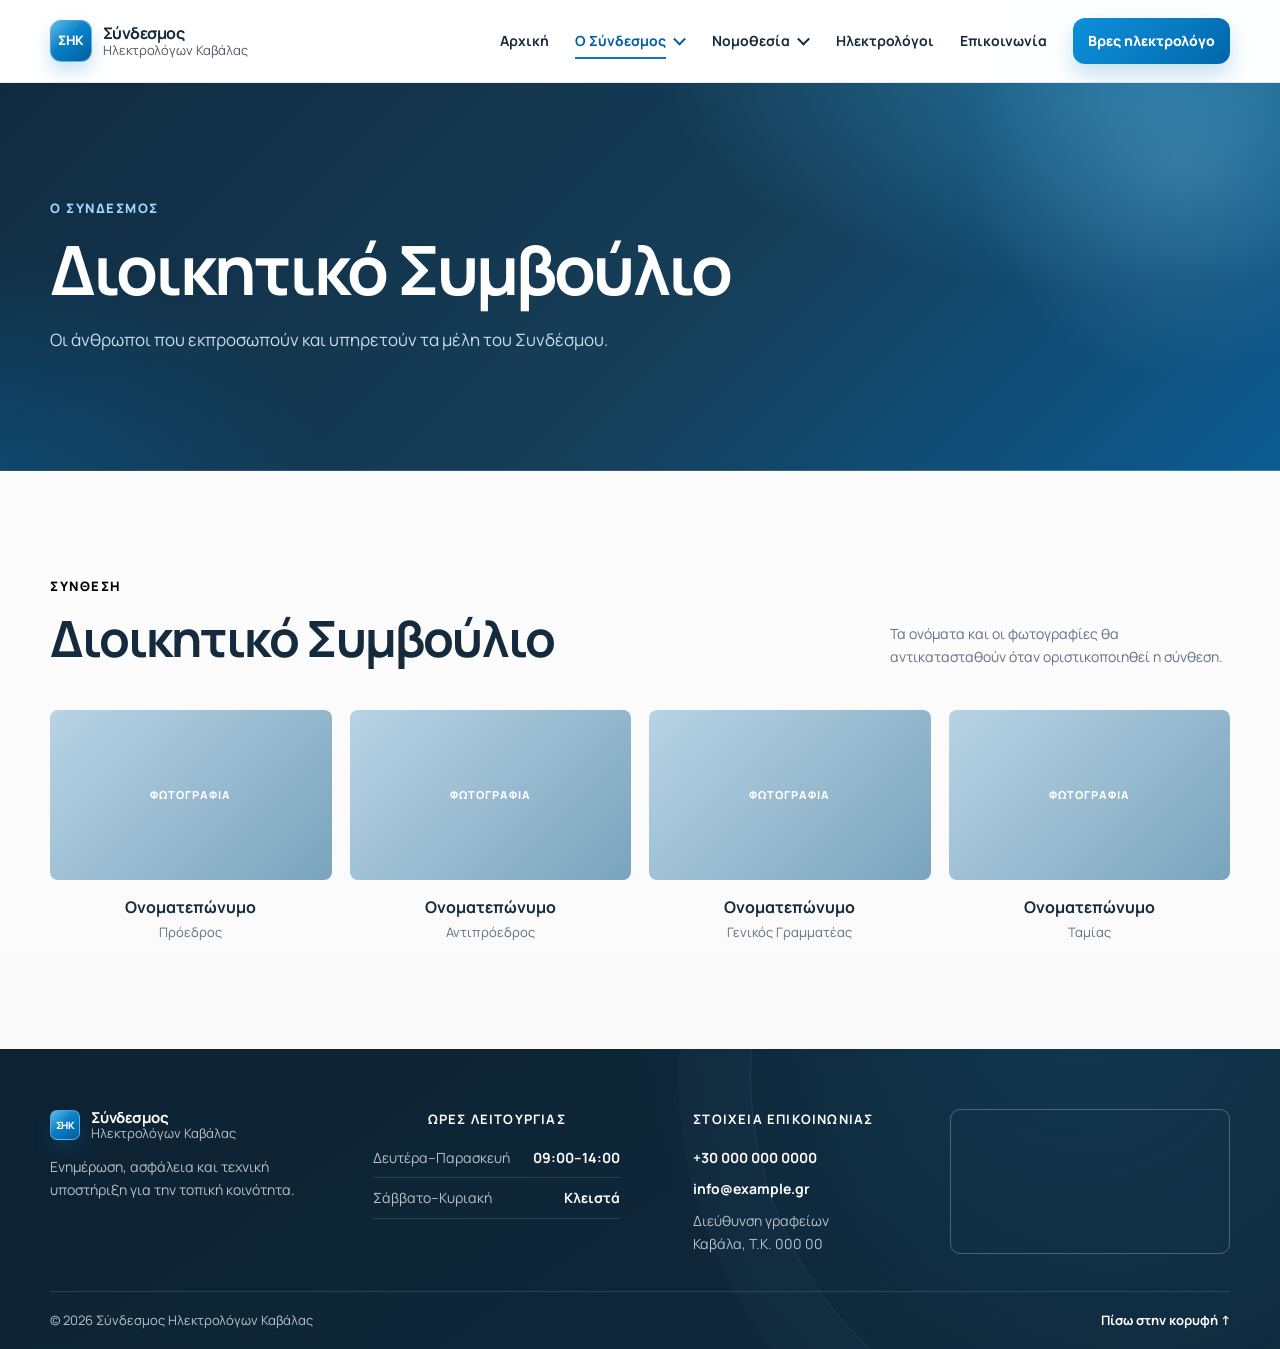
<file: Syndesmos/symboulio.html>
<!DOCTYPE html>
<html lang="el">
<head>
  <meta charset="UTF-8">
  <meta name="viewport" content="width=device-width, initial-scale=1.0">
  <meta name="description" content="Το Διοικητικό Συμβούλιο του Συνδέσμου Ηλεκτρολόγων Καβάλας.">
  <title>Διοικητικό Συμβούλιο | Σύνδεσμος Ηλεκτρολόγων Καβάλας</title>
  <link rel="preconnect" href="https://fonts.googleapis.com">
  <link rel="preconnect" href="https://fonts.gstatic.com" crossorigin>
  <link href="https://fonts.googleapis.com/css2?family=Manrope:wght@400;500;600;700;800&family=Roboto+Slab:wght@600;700&display=swap" rel="stylesheet">
  <link rel="stylesheet" href="../css/style.css">
</head>
<body>

  <a class="skip-link" href="#main-content">Μετάβαση στο περιεχόμενο</a>

  <header class="site-header" id="top">
    <div class="container header-inner">
      <a class="brand" href="../index.html">
        <span class="logo-mark">ΣΗΚ</span>
        <span class="brand-copy">
          <strong>Σύνδεσμος</strong>
          <span>Ηλεκτρολόγων Καβάλας</span>
        </span>
      </a>

      <button class="menu-toggle" aria-expanded="false" aria-controls="main-navigation">
        <span class="sr-only">Άνοιγμα μενού</span>
        <span></span>
        <span></span>
        <span></span>
      </button>

      <nav class="main-nav" id="main-navigation" aria-label="Κύρια πλοήγηση">
        <a href="../index.html">
          <span class="nav-label">Αρχική</span>
        </a>
        <div class="nav-dropdown has-current">
          <button class="dropdown-toggle" aria-expanded="false">
            <span class="nav-label">Ο Σύνδεσμος</span>
            <span class="dropdown-icon" aria-hidden="true">⌄</span>
          </button>
          <div class="dropdown-menu">
            <a href="activities.html">
              <span class="nav-label">Δραστηριότητες</span>
            </a>
            <a href="seminars.html">
              <span class="nav-label">Σεμινάρια</span>
            </a>
            <a href="symboulio.html" aria-current="page">
              <span class="nav-label">Διοικητικό Συμβούλιο</span>
            </a>
          </div>
        </div>
        <div class="nav-dropdown">
          <button class="dropdown-toggle" aria-expanded="false">
            <span class="nav-label">Νομοθεσία</span>
            <span class="dropdown-icon" aria-hidden="true">⌄</span>
          </button>
          <div class="dropdown-menu">
            <a href="../Nomothesia/laws.html">
              <span class="nav-label">Νόμοι &amp; Διατάξεις</span>
            </a>
            <a href="../Nomothesia/regulations.html">
              <span class="nav-label">Κανονισμοί</span>
            </a>
          </div>
        </div>
        <a href="../electricians.html">
          <span class="nav-label">Ηλεκτρολόγοι</span>
        </a>
        <a href="../contact.html">
          <span class="nav-label">Επικοινωνία</span>
        </a>
        <a class="nav-cta" href="../electricians.html">
          Βρες ηλεκτρολόγο
        </a>
      </nav>
    </div>
  </header>

  <main id="main-content">
    <section class="page-hero">
      <div class="container">
        <p class="eyebrow">Ο Σύνδεσμος</p>
        <h1>Διοικητικό Συμβούλιο</h1>
        <p>Οι άνθρωποι που εκπροσωπούν και υπηρετούν τα μέλη του Συνδέσμου.</p>
      </div>
    </section>

    <section class="section">
      <div class="container">
        <div class="section-heading">
          <div>
            <p class="eyebrow">Σύνθεση</p>
            <h2>Διοικητικό Συμβούλιο</h2>
          </div>
          <p>Τα ονόματα και οι φωτογραφίες θα αντικατασταθούν όταν οριστικοποιηθεί η σύνθεση.</p>
        </div>

        <div class="board-grid">
          <article>
            <div class="person-placeholder">ΦΩΤΟΓΡΑΦΙΑ</div>
            <h3>Ονοματεπώνυμο</h3>
            <p>Πρόεδρος</p>
          </article>

          <article>
            <div class="person-placeholder">ΦΩΤΟΓΡΑΦΙΑ</div>
            <h3>Ονοματεπώνυμο</h3>
            <p>Αντιπρόεδρος</p>
          </article>

          <article>
            <div class="person-placeholder">ΦΩΤΟΓΡΑΦΙΑ</div>
            <h3>Ονοματεπώνυμο</h3>
            <p>Γενικός Γραμματέας</p>
          </article>

          <article>
            <div class="person-placeholder">ΦΩΤΟΓΡΑΦΙΑ</div>
            <h3>Ονοματεπώνυμο</h3>
            <p>Ταμίας</p>
          </article>
        </div>
      </div>
    </section>
  </main>

  <footer class="site-footer">
    <div class="container footer-grid">
      <div class="footer-col">
        <a class="brand footer-brand" href="../index.html">
          <span class="logo-mark" aria-hidden="true">ΣΗΚ</span>
          <span class="brand-copy">
            <strong>Σύνδεσμος</strong>
            <span>Ηλεκτρολόγων Καβάλας</span>
          </span>
        </a>
        <p>Ενημέρωση, ασφάλεια και τεχνική υποστήριξη για την τοπική κοινότητα.</p>
      </div>

      <div class="footer-col">
        <h2>Ώρες λειτουργίας</h2>
        <dl class="hours">
          <div>
            <dt>Δευτέρα–Παρασκευή</dt>
            <dd>09:00–14:00</dd>
          </div>
          <div>
            <dt>Σάββατο–Κυριακή</dt>
            <dd>Κλειστά</dd>
          </div>
        </dl>
      </div>

      <div class="footer-col">
        <h2>Στοιχεία επικοινωνίας</h2>
        <address>
          <a href="tel:+300000000000">+30 000 000 0000</a>
          <a href="mailto:info@example.gr">info@example.gr</a>
          <span>Διεύθυνση γραφείων<br>Καβάλα, Τ.Κ. 000 00</span>
        </address>
      </div>
      <div class="footer-col">
        <div class="map-placeholder" role="region" aria-label="Χάρτης γραφείου">
          <iframe
            src="https://www.google.com/maps/embed?pb=!1m18!1m12!1m3!1d48416.71158580348!2d24.388147614272186!3d40.93957242858455!2m3!1f0!2f0!3f0!3m2!1i1024!2i768!4f13.1!3m3!1m2!1s0x14abb359005086d7%3A0x400bd2ce6b986e0!2zzprOsc67zqzOus63!5e0!3m2!1sel!2sgr!4v1718000000000!5m2!1sel!2sgr"
            title="Έδρα συνδέσμου"
            loading="lazy"
            referrerpolicy="no-referrer-when-downgrade"
            allowfullscreen>
          </iframe>
        </div>
      </div>
    </div>

    <div class="container footer-bottom">
      <p>© <span id="current-year"></span> Σύνδεσμος Ηλεκτρολόγων Καβάλας</p>
      <a href="#top">Πίσω στην κορυφή ↑</a>
    </div>
  </footer>

  <script src="../js/script.js"></script>
</body>
</html>
</file>
<file: css/style.css>
/* =====================================================================
   BASE
   ===================================================================== */
:root {
  --ink: #172333;
  --muted: #667180;
  --blue: #0f6fb8;
  --blue-dark: #0a5a9a;
  --warm: #f4f3f0;
  --line: #dfe2e5;
  --serif: "Roboto Slab", Georgia, serif;
  --sans: Manrope, Arial, sans-serif;
  --premium-shadow: 0 22px 50px rgba(27, 68, 98, 0.12);
}
* {
  box-sizing: border-box;
}
html {
  scroll-behavior: smooth;
}
body {
  margin: 0;
  background:
    radial-gradient(circle at 94% 10%, #eef9ff 0, transparent 26rem), #fff;
  color: var(--ink);
  font-family: var(--sans);
  font-size: 16px;
  line-height: 1.65;
}
.container {
  width: min(1180px, calc(100% - 48px));
  margin: auto;
}
.skip-link {
  position: absolute;
  left: -999px;
  top: 8px;
  z-index: 10;
  background: #fff;
  color: #000;
  padding: 8px;
}
.skip-link:focus {
  left: 8px;
}
.sr-only {
  position: absolute;
  width: 1px;
  height: 1px;
  overflow: hidden;
  clip: rect(0, 0, 0, 0);
}
a {
  color: inherit;
  text-decoration: none;
}
.eyebrow {
  margin: 0 0 12px;
  color: #000;
  font-size: 13px;
  font-weight: 800;
  letter-spacing: 1.5px;
  text-transform: uppercase;
}
.eyebrow.light {
  color: #9ed7ff;
}
.button {
  min-height: 48px;
  padding: 12px 18px;
  border-radius: 6px;
  font-size: 14px;
}
.nav-cta,
.button {
  display: inline-flex;
  align-items: center;
  justify-content: center;
  gap: 13px;
  font-weight: 800;
  transition: 0.2s;
}
.button-primary {
  position: relative;
  overflow: hidden;
  background: var(--blue);
  color: #fff;
  box-shadow: 0 10px 20px rgba(22, 134, 217, 0.24);
}
.nav-cta:hover,
.button-primary:hover {
  background: var(--blue-dark);
  transform: translateY(-1px);
}
.nav-cta:before,
.button-primary:before {
  content: "";
  position: absolute;
  inset: 0;
  background: linear-gradient(
    115deg,
    transparent 25%,
    rgba(255, 255, 255, 0.36) 46%,
    transparent 65%
  );
  transform: translateX(-130%);
  transition: transform 0.65s ease;
}
.nav-cta:hover:before,
.button-primary:hover:before {
  transform: translateX(130%);
}
.button.is-disabled {
  background: #94a3b8;
  box-shadow: none;
  cursor: not-allowed;
  pointer-events: none;
}
.button-ghost {
  border: 1px solid rgba(255, 255, 255, 0.5);
  color: #fff;
}
.button-ghost:hover {
  background: #fff;
  color: var(--ink);
}
.button-light {
  background: #fff;
  color: var(--ink);
}
.text-link {
  display: inline-flex;
  gap: 8px;
  align-items: center;
  color: var(--blue-dark);
  font-weight: 800;
  font-size: 14px;
}
.text-link span {
  font-size: 18px;
}

/* =====================================================================
   HEADER
   ===================================================================== */
.site-header {
  position: sticky;
  top: 0;
  z-index: 15;
  background: rgba(255, 255, 255, 0.96);
  backdrop-filter: blur(10px);
  border-bottom: 1px solid rgba(26, 92, 137, 0.08);
  box-shadow: 0 1px 0 rgba(23, 35, 51, 0.08);
  transition:
    transform 0.4s cubic-bezier(0.22, 0.8, 0.25, 1),
    box-shadow 0.35s ease,
    background 0.35s ease;
  will-change: transform;
}

@media (min-width: 851px) {
  .site-header {
    top: -37px;
  }
}
.site-header.is-hidden {
  transform: translateY(-100%);
  box-shadow: none;
}
.site-header.is-hidden:focus-within {
  transform: none;
}

.site-header.is-scrolled {
  background: rgba(255, 255, 255, 0.82);
  box-shadow: 0 9px 35px rgba(19, 38, 55, 0.1);
}
.header-inner {
  height: 86px;
  display: flex;
  align-items: center;
  justify-content: space-between;
}
.brand {
  display: inline-flex;
  align-items: center;
  gap: 11px;
  transition: transform 0.25s ease;
}
.brand:hover {
  transform: translateY(-2px);
}
.logo-mark {
  display: grid;
  place-items: center;
  width: 42px;
  height: 42px;
  border-radius: 11px;
  background: var(--blue);
  color: #fff;
  font-size: 13px;
  font-weight: 800;
  letter-spacing: -0.5px;
}
.brand-copy {
  display: grid;
  line-height: 1.15;
  font-size: 13px;
  color: #4e5a67;
}
.brand-copy strong {
  font-size: 16px;
  color: var(--ink);
  letter-spacing: -0.4px;
}
@media (min-width: 851px) {
  .site-header {
    top: -37px;
  }
}
@media (max-width: 620px) {
  .header-inner {
    height: 70px;
  }
  .site-header.is-scrolled {
    background: #fff;
  }
  .container {
    width: min(100% - 32px, 1180px);
  }
}

/* =====================================================================
   ΜΕΝΟΥ
   ===================================================================== */
.main-nav {
  display: flex;
  align-items: center;
  gap: 26px;
  font-size: 14px;
  font-weight: 700;
}
.main-nav > a:not(.nav-cta),
.dropdown-toggle,
.dropdown-menu a {
  position: relative;
  width: fit-content;
}
.main-nav > a:not(.nav-cta) {
  padding: 8px 0;
}
.nav-cta {
  padding: 10px 15px;
  border-radius: 6px;
  background: var(--blue);
  color: #fff;
  position: relative;
  overflow: hidden;
  box-shadow: 0 8px 18px rgba(22, 134, 217, 0.24);
}
.nav-dropdown {
  position: relative;
}
.dropdown-toggle {
  border: 0;
  background: transparent;
  color: var(--ink);
  font: 700 14px/1.65 var(--sans);
  cursor: pointer;
  padding: 8px 20px 8px 0;
  text-align: left;
}
.dropdown-toggle .dropdown-icon {
  display: none;
}
.dropdown-toggle .nav-label {
  display: inline-block;
}
.main-nav > a:not(.nav-cta)::after,
.dropdown-toggle::after,
.dropdown-menu a::after {
  content: "";
  position: absolute;
  left: 0;
  right: 0;
  bottom: 2px;
  height: 2px;
  background: var(--blue);
  transform: scaleX(0);
  transform-origin: left;
  transition: transform 0.25s ease;
}
.dropdown-toggle::after {
  right: 20px;
}
.dropdown-menu a::after {
  left: 10px;
  right: 10px;
  bottom: 3px;
}
.main-nav > a:not(.nav-cta):hover::after,
.main-nav > a:not(.nav-cta):focus-visible::after,
.main-nav > a[aria-current="page"]::after,
.dropdown-toggle:hover::after,
.dropdown-toggle:focus-visible::after,
.nav-dropdown.has-current > .dropdown-toggle::after,
.nav-dropdown.is-open > .dropdown-toggle::after,
.dropdown-menu a:hover::after,
.dropdown-menu a:focus-visible::after,
.dropdown-menu a[aria-current="page"]::after {
  transform: scaleX(1);
}
.main-nav > a[aria-current="page"],
.nav-dropdown.has-current .dropdown-toggle {
  color: var(--blue-dark);
}
.dropdown-toggle::before {
  content: "";
  position: absolute;
  right: 2px;
  top: 50%;
  width: 7px;
  height: 7px;
  border-right: 2px solid currentColor;
  border-bottom: 2px solid currentColor;
  transform: translateY(-70%) rotate(45deg);
  transition: transform 0.25s ease;
}
.nav-dropdown.is-open > .dropdown-toggle::before {
  transform: translateY(-30%) rotate(-135deg);
}
.dropdown-menu {
  position: absolute;
  top: calc(100% + 16px);
  left: -18px;
  z-index: 10;
  display: none;
  min-width: 210px;
  padding: 9px;
  background: #fff;
  border: 1px solid var(--line);
  border-radius: 8px;
  box-shadow: 0 12px 24px rgba(18, 38, 55, 0.12);
  opacity: 0;
  transform: translateY(-6px);
  transition:
    opacity 0.2s ease,
    transform 0.2s ease;
}
.nav-dropdown.is-open .dropdown-menu {
  display: grid;
  opacity: 1;
  transform: translateY(0);
  animation: panel-in 0.25s ease-out;
}
.dropdown-menu a {
  padding: 9px 10px;
  font-size: 14px;
  font-weight: 700;
}
.dropdown-menu a:hover,
.dropdown-menu a[aria-current="page"] {
  background: transparent;
  color: var(--blue-dark);
}
.menu-toggle {
  display: none;
  border: 0;
  background: none;
}
@media (max-width: 850px) {
  .site-header {
    top: 0;
    z-index: 100;
  }

  .header-inner {
    height: 74px;
  }

  .menu-toggle {
    display: flex;
    flex-direction: column;
    gap: 5px;
    padding: 10px;
    cursor: pointer;
    z-index: 110;
  }

  .menu-toggle span:not(.sr-only) {
    display: block;
    width: 24px;
    height: 2px;
    border-radius: 2px;
    background: var(--ink);
    transition:
      transform 0.3s ease,
      opacity 0.3s ease;
  }

  .menu-toggle[aria-expanded="true"] span:nth-child(2) {
    transform: translateY(7px) rotate(45deg);
  }

  .menu-toggle[aria-expanded="true"] span:nth-child(3) {
    opacity: 0;
  }

  .menu-toggle[aria-expanded="true"] span:nth-child(4) {
    transform: translateY(-7px) rotate(-45deg);
  }

  /* Πλευρικό mobile menu πάνω από το hero */
  .main-nav {
    display: flex;
    flex-direction: column;
    align-items: stretch;
    gap: 0;

    position: absolute;
    top: 100%;
    left: clamp(16px, 12vw, 116px);
    right: auto;
    z-index: 101;

    width: min(270px, calc(100vw - 32px));
    padding: 12px 0;

    background: rgba(255, 255, 255, 0.98);
    border-bottom: 3px solid var(--blue);
    box-shadow: 0 18px 35px rgba(18, 38, 55, 0.2);

    opacity: 0;
    visibility: hidden;
    transform: translateY(-12px);
    pointer-events: none;

    transition:
      opacity 0.25s ease,
      transform 0.25s ease,
      visibility 0.25s ease;
  }

  .main-nav.is-open {
    opacity: 1;
    visibility: visible;
    transform: translateY(0);
    pointer-events: auto;
  }

  .main-nav > a:not(.nav-cta),
  .dropdown-toggle {
    display: flex;
    align-items: center;
    justify-content: space-between;

    width: 100%;
    padding: 13px 20px;

    font-size: 13px;
    letter-spacing: 0.7px;
    text-transform: uppercase;
  }

  /* Κρύβουμε τις παλιές full-width γραμμές */
  .main-nav > a:not(.nav-cta)::after,
  .dropdown-toggle::after,
  .dropdown-menu a::after {
    display: none;
  }

  /* Το label έχει το πραγματικό πλάτος της λέξης */
  .main-nav .nav-label {
    position: relative;
    display: inline-block;
    width: fit-content;
  }

  /* Slide underline από αριστερά προς δεξιά */
  .main-nav .nav-label::after {
    content: "";
    position: absolute;
    left: 0;
    bottom: -6px;

    width: 100%;
    height: 2px;

    background: var(--blue);
    transform: scaleX(0);
    transform-origin: left;
    transition: transform 0.28s ease;
  }

  /* Κύριες σελίδες */
  .main-nav > a:not(.nav-cta):hover .nav-label::after,
  .main-nav > a:not(.nav-cta):focus-visible .nav-label::after,
  .main-nav > a[aria-current="page"] .nav-label::after {
    transform: scaleX(1);
  }

  /* Καρτέλες με υπομενού */
  .dropdown-toggle:hover .nav-label::after,
  .dropdown-toggle:focus-visible .nav-label::after,
  .nav-dropdown.has-current > .dropdown-toggle .nav-label::after,
  .nav-dropdown.is-open > .dropdown-toggle .nav-label::after {
    transform: scaleX(1);
  }

  /* Υποσελίδες */
  .dropdown-menu a:hover .nav-label::after,
  .dropdown-menu a:focus-visible .nav-label::after,
  .dropdown-menu a[aria-current="page"] .nav-label::after {
    transform: scaleX(1);
  }

  .main-nav > a:not(.nav-cta):hover,
  .main-nav > a:not(.nav-cta):focus-visible,
  .main-nav > a[aria-current="page"],
  .dropdown-toggle:hover,
  .dropdown-toggle:focus-visible,
  .nav-dropdown.has-current .dropdown-toggle,
  .nav-dropdown.is-open .dropdown-toggle,
  .dropdown-menu a:hover,
  .dropdown-menu a:focus-visible,
  .dropdown-menu a[aria-current="page"] {
    color: var(--blue-dark);
  }

  .dropdown-toggle .dropdown-icon {
    display: none;
  }

  .dropdown-toggle::before {
    right: 22px;
  }

  .nav-dropdown {
    width: 100%;
  }

  .dropdown-menu {
    position: static;
    display: none;

    width: auto;
    min-width: 0;
    margin: 0 14px 10px;
    padding: 5px 0 5px 12px;

    background: var(--warm);
    border: 0;
    border-left: 2px solid var(--blue);
    border-radius: 0;
    box-shadow: none;

    opacity: 1;
    transform: none;
  }

  .nav-dropdown.is-open .dropdown-menu {
    display: grid;
    animation: panel-in 0.25s ease-out;
  }

  .dropdown-menu a {
    width: 100%;
    padding: 9px 10px;
    font-size: 12px;
  }

  .nav-cta {
    width: auto;
    margin: 10px 20px 4px;
    text-align: center;
  }
}

/* =====================================================================
   HERO ΑΡΧΙΚΗΣ
   ===================================================================== */
.hero {
  position: relative;
  isolation: isolate;
  overflow: hidden;
  min-height: 180px;           /* δίχτυ ασφαλείας αν δεν φορτώσει η εικόνα */
  background: #132637;
  color: #fff;
}

.hero-photo {
  position: relative;
  z-index: -2;
  display: block;
  width: 100%;
  height: auto;
  /* 1η επιλογη */
  opacity: 0;
  transform: scale(1.08);
  transition: opacity 0s linear 1.8s, transform 0s linear 1.8s;
  /* 2η επιλογη */ 
  /*clip-path: inset(0 100% 0 0);
  transition: clip-path 0s linear 1.6s;*/
}
.hero-photo ~ .hero-photo {
  position: absolute;
  inset: 0;
  height: 100%;
  object-fit: cover;
}
.hero-photo.is-active {
  z-index: -1;
  /* 1η επιλογη */
  opacity: 1;
  transform: scale(1);
  transition: opacity 1.8s ease, transform 7s ease-out; 
  /* 2η επιλογη */
  /*clip-path: inset(0 0 0 0);
  transition: clip-path 1.6s cubic-bezier(0.77, 0, 0.18, 1);*/
}
.hero-overlay {
  position: absolute;
  inset: 0;
  z-index: 0;
  background: radial-gradient(
    ellipse at center,
    rgba(12, 31, 46, 0.55) 0%,
    rgba(12, 31, 46, 0.35) 0%,
    rgba(12, 31, 46, 0.25) 0%
  );
}
.hero-content {
  position: absolute;
  inset: 0;
  display: flex;
  flex-direction: column;
  justify-content: center;
  align-items: center;
  text-align: center;
  padding: 0;
}
.hero-content > * { animation: heroIn 0.8s both cubic-bezier(0.22, 0.8, 0.25, 1); }
.hero-content h1 { animation-delay: 0.3s; }
.hero h1 {
  position: relative;
  margin: 0;
  max-width: 100%;
  padding: clamp(10px, 2vw, 24px) clamp(18px, 4vw, 52px);
  border: 0;
  background: none;
  font-size: clamp(15px, 3.4vw, 46px);
  font-weight: 800;
  letter-spacing: 0.08em;
  line-height: 1.25;
  text-wrap: balance;
  text-shadow: 0 1px 10px rgba(0, 0, 0, 0.45);
}
.hero-tagline {
  margin: clamp(8px, 1.8vw, 20px) 0 0;
  max-width: 90%;
  font-size: clamp(11px, 1.9vw, 22px);
  font-weight: 600;
  letter-spacing: 0.03em;
  line-height: 1.35;
  color: #fff;
  text-wrap: balance;
  text-shadow: 0 1px 10px rgba(0, 0, 0, 0.6), 0 1px 2px rgba(0, 0, 0, 0.5);
}
.hero h1::before {
  content: "";
  position: absolute;
  inset: -10px -24px;
  z-index: -1;
  -webkit-backdrop-filter: blur(10px);
  backdrop-filter: blur(10px);
  -webkit-mask-image: radial-gradient(ellipse closest-side, #000 70%, transparent 100%);
  mask-image: radial-gradient(ellipse closest-side, #000 70%, transparent 100%);
  pointer-events: none;
}
.hero-content h1 { animation-name: riseIn; }
@keyframes riseIn {
  from { transform: translateY(22px); }
  to   { transform: none; }
}
.hero-content .hero-tagline { animation-delay: 0.5s; }
.hero-actions { 
  display: grid;
  grid-auto-flow: column;
  grid-auto-columns: 1fr; 
  gap: 12px; 
  max-width: 100%;
  margin-top: clamp(14px, 2.6vw, 32px); 
  animation-delay: 0.7s; 
}

@media (max-width: 700px) {         
  .hero .button { min-height: 34px; padding: 6px 14px; font-size: 12px; }
}
@media (max-width: 640px) {
  .hero-actions {
    grid-auto-flow: row;
    grid-auto-columns: auto;
    grid-template-columns: 1fr;
    gap: 8px;
  }
}
@media (max-width: 420px) {
  .hero .button { min-height: 30px; padding: 5px 12px; font-size: 11px; }
} 

/* =====================================================================
   ΓΡΗΓΟΡΟΙ ΣΥΝΔΕΣΜΟΙ
   ===================================================================== */
.quick-links {
  position: relative;
  z-index: 2;
  overflow: hidden;
  padding: 50px 0 54px;
  background:
    radial-gradient(
      ellipse 700px 430px at 0% 50%,
      rgba(104, 194, 237, 0.15) 0%,
      rgba(104, 194, 237, 0.06) 48%,
      transparent 78%
    ),
    linear-gradient(90deg, #f5fafc 0%, #ffffff 62%, #fbfcfd 100%);
}
.quick-links::before {
  content: "";
  position: absolute;
  top: -205px;
  right: -130px;
  width: 520px;
  height: 520px;
  border: 1px solid rgba(22, 134, 217, 0.12);
  border-radius: 50%;
  box-shadow:
    0 0 0 45px rgba(22, 134, 217, 0.035),
    0 0 0 90px rgba(22, 134, 217, 0.018);
  pointer-events: none;
}

.quick-links .container {
  position: relative;
  z-index: 1;
  width: min(1180px, calc(100% - 48px));
  margin: 0 auto;
}

.quick-links-heading {
  display: flex;
  justify-content: center;
  margin-bottom: 22px;
  text-align: center;
}

.quick-links-heading h2 {
  margin: 0;
  color: var(--ink);
  font-size: clamp(28px, 2.2vw, 34px);
  font-weight: 800;
  letter-spacing: -2px;
  line-height: 1.12;
}

.quick-grid {
  display: grid;
  grid-template-columns: repeat(4, minmax(0, 1fr));
  gap: 12px;
}
.quick-card {
  position: relative;
  display: grid;
  grid-template-columns: 38px minmax(0, 1fr);
  align-items: center;
  gap: 12px;
  min-height: 94px;
  padding: 12px 38px 12px 15px;
  overflow: hidden;

  background: rgba(255, 255, 255, 0.95);
  border: 1px solid rgba(18, 38, 55, 0.11);
  border-radius: 9px;
  box-shadow: 0 7px 18px rgba(19, 38, 55, 0.06);

  transition:
    transform 0.3s cubic-bezier(0.22, 0.8, 0.25, 1),
    box-shadow 0.3s ease,
    border-color 0.3s ease;
}

.quick-card::before {
  content: "";
  position: absolute;
  right: 0;
  bottom: 0;
  left: 0;
  height: 3px;
  background: linear-gradient(90deg, var(--blue-dark), #73caff);
  transform: scaleX(0);
  transform-origin: left;
  transition: transform 0.32s ease;
}

.quick-card:hover,
.quick-card:focus-visible {
  transform: translateY(-4px);
  border-color: rgba(22, 134, 217, 0.3);
  box-shadow: 0 19px 33px rgba(19, 66, 97, 0.11);
}

.quick-card:hover::before,
.quick-card:focus-visible::before {
  transform: scaleX(1);
}

.quick-number {
  position: absolute;
  top: 10px;
  right: 12px;
  color: var(--blue);
  font-size: 9px;
  font-weight: 800;
  letter-spacing: 1px;
}

.quick-icon {
  align-self: center;
  display: grid;
  place-items: center;
  width: 38px;
  height: 38px;
  border: 1px solid #bee3fa;
  border-radius: 9px;
  background: #edf8ff;
  color: var(--blue-dark);

  transition:
    background 0.3s ease,
    color 0.3s ease,
    transform 0.3s ease;
}

.quick-icon svg {
  width: 19px;
  height: 19px;
  stroke: currentColor;
  stroke-width: 1.7;
  stroke-linecap: round;
  stroke-linejoin: round;
}

.quick-card:hover .quick-icon,
.quick-card:focus-visible .quick-icon {
  background: var(--blue);
  color: #fff;
  transform: rotate(5deg) scale(1.05);
}

.quick-content {
  align-self: center;
  display: grid;
  align-content: center;
  min-width: 0;
}

.quick-content strong,
.quick-content small {
  display: block;
}

.quick-content strong {
  margin-bottom: 2px;
  color: var(--ink);
  font-size: 15px;
  letter-spacing: -0.45px;
  line-height: 1.2;
}

.quick-content small {
  color: var(--muted);
  font-size: 11px;
  line-height: 1.35;
}

.quick-card:focus-visible {
  outline: 3px solid rgba(22, 134, 217, 0.25);
  outline-offset: 3px;
}
/* Υπολογιστής: 4 μικρές οριζόντιες κάρτες */
@media (min-width: 851px) {
  .quick-links .quick-grid {
    grid-template-columns: repeat(4, minmax(0, 1fr));
    gap: 12px;
  }
  .quick-links .quick-card {
    position: relative;
    display: grid;
    grid-template-columns: 42px minmax(0, 1fr);
    align-items: center;
    column-gap: 12px;
    min-height: 100px;
    height: 100px;
    padding: 13px 38px 13px 16px;
  }
  .quick-links .quick-icon {
    grid-column: 1;
    grid-row: 1;
    justify-self: start;
    align-self: center;
    width: 42px;
    height: 42px;
    margin: 0;
  }
  .quick-links .quick-icon svg {
    width: 20px;
    height: 20px;
  }
  .quick-links .quick-content {
    grid-column: 2;
    grid-row: 1;
    align-self: center;
    margin: 0;
    padding: 0;
  }
  .quick-links .quick-content strong {
    margin-bottom: 3px;
    font-size: 15px;
    line-height: 1.2;
  }
  .quick-links .quick-content small {
    font-size: 11px;
    line-height: 1.35;
  }
  .quick-links .quick-number {
    position: absolute;
    top: 12px;
    right: 14px;
    left: auto;
    font-size: 10px;
  }
}
/* Tablet */
@media (max-width: 850px) {
  .quick-links {
    padding: 50px 0 58px;
  }
  .quick-links-heading {
    margin-bottom: 34px;
  }
  .quick-links-heading h2 {
    font-size: 32px;
  }
  .quick-links .container {
    width: calc(100% - 48px);
  }
  .quick-links .quick-grid {
    grid-template-columns: repeat(2, minmax(0, 1fr));
    gap: 14px;
  }
  .quick-links .quick-card {
    position: relative;
    display: grid;
    grid-template-columns: 54px minmax(0, 1fr);
    grid-template-rows: 1fr;
    align-items: center;
    column-gap: 15px;
    height: 126px;
    min-height: 126px;
    padding: 16px 46px 16px 20px;
    text-align: left;
  }
  .quick-links .quick-icon {
    grid-column: 1;
    grid-row: 1;
    justify-self: start;
    align-self: center;
    width: 52px;
    height: 52px;
    margin: 0;
  }
  .quick-links .quick-icon svg {
    width: 24px;
    height: 24px;
  }
  .quick-links .quick-content {
    grid-column: 2;
    grid-row: 1;
    display: block;
    align-self: center;
    margin: 0;
    padding: 0;
    text-align: left;
  }
  .quick-links .quick-content strong {
    margin: 0 0 4px;
    font-size: 18px;
    line-height: 1.22;
  }
  .quick-links .quick-content small {
    font-size: 13px;
    line-height: 1.42;
  }
  .quick-links .quick-number {
    position: absolute;
    top: 17px;
    right: 18px;
    bottom: auto;
    left: auto;
    font-size: 11px;
  }
}
/* Κινητό: δύο κάρτες ανά σειρά*/
@media (max-width: 560px) {
  .quick-links {
    padding: 42px 0 50px;
  }
  .quick-links .container {
    width: calc(100% - 32px);
  }
  .quick-links-heading {
    margin-bottom: 24px;
  }
  .quick-links-heading h2 {
    font-size: clamp(26px, 7vw, 32px);
  }
  .quick-links .quick-grid {
    grid-template-columns: repeat(2, minmax(0, 1fr));
    gap: clamp(8px, 2.5vw, 14px);
  }
  .quick-links .quick-card {
    position: relative;
    display: grid;
    grid-template-columns: clamp(34px, 10vw, 46px) minmax(0, 1fr);
    align-items: center;
    column-gap: clamp(8px, 2.5vw, 13px);
    min-height: clamp(104px, 28vw, 126px);
    height: auto;
    padding: 
      clamp(11px, 3vw, 16px)
      clamp(27px, 7vw, 44px)
      clamp(11px, 3vw, 16px)
      clamp(11px, 3vw, 16px);
  }
  .quick-links .quick-icon {
    grid-column: 1;
    grid-row: 1;
    justify-self: start;
    align-self: center;
    width: clamp(34px, 10vw, 46px);
    height: clamp(34px, 10vw, 46px);
    margin: 0;
    border-radius: clamp(8px, 2vw, 11px);
  }
  .quick-links .quick-icon svg {
    width: clamp(17px, 5vw, 22px);
    height: clamp(17px, 5vw, 22px)
  }
  .quick-links .quick-content {
    grid-column: 2;
    grid-row: 1;
    align-self: center;
    min-width: 0;
    margin: 0;
    padding: 0;
  }
  .quick-links .quick-content strong {
    margin-bottom: 3px;
    font-size: clamp(10px, 3.4vw, 14px);
    line-height: 1.2;
    overflow-wrap: break-word;  }
  .quick-links .quick-content small {
    font-size: clamp(9px, 2.65vw, 12px);
    line-height: 1.35;
    overflow-wrap: break-word;
  }
  .quick-links .quick-number {
    position: absolute;
    top: clamp(10px, 2.8vw, 15px);
    right: clamp(10px, 3vw, 16px);
    left: auto;
    font-size: clamp(8px, 2.4vw, 10px);
  }
}

/* =====================================================================
   ΕΝΟΤΗΤΕΣ ΑΡΧΙΚΗΣ
   ===================================================================== */
.section {
  position: relative;
  padding: 105px 0;
}
.section:has(.service-grid):before {
  content: "";
  position: absolute;
  right: 5%;
  top: 12%;
  width: 18rem;
  height: 18rem;
  background: radial-gradient(
    circle,
    rgba(77, 183, 242, 0.12),
    transparent 68%
  );
  pointer-events: none;
}
.section h2 {
  margin: 0;
  font-size: clamp(31px, 4vw, 50px);
  letter-spacing: -2px;
  line-height: 1.18;
}
.split-layout {
  display: grid;
  grid-template-columns: 1fr 1fr;
  gap: 80px;
}
.intro-copy {
  max-width: 520px;
  font-size: 17px;
  color: #53606d;
}
.intro-copy p {
  margin: 0 0 22px;
}
.services-section {
  background: var(--warm);
}
.section-heading {
  display: flex;
  align-items: end;
  justify-content: space-between;
  gap: 40px;
  margin-bottom: 42px;
}
.section-heading.compact {
  align-items: center;
  margin-bottom: 30px;
}
.section-heading > p {
  max-width: 340px;
  margin: 0;
  color: var(--muted);
  font-size: 14px;
}
.service-grid {
  display: grid;
  grid-template-columns: repeat(3, 1fr);
  gap: 16px;
}
.service-card,
.listing-card,
.member-card {
  position: relative;
  overflow: hidden;
}
.service-card,
.listing-card {
  box-shadow: 0 10px 25px rgba(19, 38, 55, 0.035);
}
.service-card {
  min-height: 286px;
  padding: 28px;
  background: #fff;
  border: 1px solid #e9e8e4;
  border-radius: 8px;
  display: flex;
  flex-direction: column;
  transition: 0.25s;
}
.service-card:before,
.listing-card:before,
.member-card:before {
  content: "";
  position: absolute;
  left: 0;
  top: 0;
  width: 100%;
  height: 3px;
  background: linear-gradient(90deg, var(--blue), #96ddff);
  transform: scaleX(0);
  transform-origin: left;
  transition: 0.35s ease;
}
.service-card:hover:before,
.listing-card:hover:before,
.member-card:hover:before {
  transform: scaleX(1);
}
.service-card:hover {
  border-color: #b9dff7;
}
.service-card:hover,
.listing-card:hover {
  transform: translateY(-8px);
  box-shadow: var(--premium-shadow);
}
.card-number {
  color: var(--blue);
  font-size: 13px;
  font-weight: 800;
}
.service-card h3 {
  margin: 48px 0 10px;
  font-size: 21px;
  letter-spacing: -0.7px;
}
.service-card p {
  margin: 0;
  color: var(--muted);
  font-size: 14px;
  line-height: 1.65;
}
.service-card a,
.news-card a {
  margin-top: auto;
  padding-top: 20px;
  color: var(--blue-dark);
  font-size: 13px;
  font-weight: 800;
}
.service-card a span,
.news-card a span {
  margin-left: 7px;
  font-size: 17px;
}
.updates {
  padding-top: 100px;
}
.news-grid {
  display: grid;
  grid-template-columns: 1.5fr 1fr 1fr;
  gap: 16px;
}
.news-card {
  display: flex;
  flex-direction: column;
  min-height: 390px;
  border: 1px solid var(--line);
  border-radius: 8px;
  overflow: hidden;
  background: #fff;
  transition:
    transform 0.35s ease,
    box-shadow 0.35s ease;
}
.news-card:hover {
  transform: translateY(-7px);
  box-shadow: var(--premium-shadow);
}
.news-visual {
  height: 155px;
  display: flex;
  align-items: end;
  padding: 18px;
  background: #b6c4ce;
  color: #fff;
  font-size: 11px;
  font-weight: 800;
  letter-spacing: 1px;
  text-transform: uppercase;
  transition: transform 0.55s ease;
}
.news-card:hover .news-visual {
  transform: scale(1.05);
}
.visual-one {
  height: 210px;
  background: linear-gradient(135deg, #147ec4, #0f4d78 48%, #a6d9e6);
}
.visual-two {
  background: linear-gradient(135deg, #41576d, #92a9b1);
}
.visual-three {
  background: linear-gradient(135deg, #837d75, #cbb99b);
}
.news-content {
  height: 100%;
  display: flex;
  flex-direction: column;
  padding: 22px;
}
.news-meta {
  margin: 0 0 8px;
  color: var(--blue-dark);
  font-size: 12px;
  font-weight: 800;
  letter-spacing: 1px;
}
.news-meta time {
  margin-left: 7px;
  color: var(--muted);
}
.news-card h3 {
  margin: 0;
  font-size: 19px;
  line-height: 1.35;
  letter-spacing: -0.5px;
}
.news-card p:not(.news-meta) {
  color: var(--muted);
  font-size: 14px;
}
.training {
  padding: 0;
  overflow: hidden;
  background: linear-gradient(125deg, #102433, #173f5c);
  color: #fff;
}
.training:before {
  content: "";
  position: absolute;
  width: 40rem;
  height: 40rem;
  border-radius: 50%;
  right: -20rem;
  top: -16rem;
  background: radial-gradient(circle, rgba(61, 181, 248, 0.3), transparent 67%);
}
.training-inner {
  min-height: 470px;
  display: grid;
  grid-template-columns: 1.2fr 0.8fr;
  align-items: center;
  gap: 70px;
}
.training h2 {
  max-width: 520px;
}
.training p:not(.eyebrow) {
  max-width: 480px;
  color: #c7d2db;
}
.photo-placeholder {
  position: relative;
  overflow: hidden;
  align-self: stretch;
  display: grid;
  place-items: center;
  background: linear-gradient(135deg, #2b4558, #50758d);
  border-left: 1px solid rgba(255, 255, 255, 0.12);
  color: #d6e8f3;
  text-align: center;
  font-size: 12px;
  letter-spacing: 1.5px;
  font-weight: 800;
}
.photo-placeholder:before {
  content: "";
  position: absolute;
  inset: 12%;
  border: 1px solid rgba(255, 255, 255, 0.35);
}
.members-inner {
  display: grid;
  grid-template-columns: 0.9fr 1.1fr;
  gap: 80px;
  align-items: center;
}
.member-intro > p:not(.eyebrow) {
  max-width: 430px;
  color: var(--muted);
}
.members-photo {
  margin: 0;
}
.members-photo img {
  display: block;
  width: 100%;
  height: auto;
  border-radius: 10px;
  box-shadow: var(--premium-shadow);
}
.slide-in-left {
  opacity: 0;
  transform: translateX(-80px);
  transition:
    opacity 0.9s ease-out 0.3s,
    transform 0.9s cubic-bezier(0.22, 0.8, 0.25, 1) 0.3s;
}
.slide-in-left.is-in {
  opacity: 1;
  transform: none;
}
.member-actions {
  display: grid;
  grid-template-columns: 1fr 1fr;
  gap: 12px;
  max-width: 430px;
  margin-top: 28px;
}
@media (max-width: 850px) {
  .news-grid {
    grid-template-columns: 1fr 1fr;
  }
  .news-card.featured {
    grid-row: span 2;
  }
}
@media (max-width: 620px) {
  .section {
    padding: 68px 0;
  }
  .split-layout,
  .training-inner {
    grid-template-columns: 1fr;
    gap: 28px;
  }
  .members-inner {
    grid-template-columns: 1fr;
    gap: 35px;
  }
  .section-heading {
    display: block;
    margin-bottom: 30px;
  }
  .section-heading > p {
    margin-top: 16px;
  }
  .service-grid,
  .news-grid {
    grid-template-columns: 1fr;
  }
  .news-card.featured {
    grid-row: auto;
  }
  .news-card,
  .news-card.featured {
    min-height: 0;
  }
  .training {
    padding: 60px 0;
  }
  .training-inner {
    min-height: 0;
  }
  .photo-placeholder {
    min-height: 220px;
    border-left: 0;
  }
}
@media (max-width: 480px) {
  .member-actions {
    grid-template-columns: 1fr;
  }
}

/* =====================================================================
   ΕΝΟΤΗΤΑ ΕΠΙΚΟΙΝΩΝΙΑΣ ΑΡΧΙΚΗΣ
   ===================================================================== */
.contact {
  padding: 72px 0;
  background: var(--blue);
  color: #fff;
}
.contact-grid {
  display: grid;
  grid-template-columns: 1fr 0.7fr 0.75fr;
  gap: 50px;
  align-items: start;
}
.contact h2 {
  margin: 0;
  font-size: 37px;
  letter-spacing: -1.7px;
  line-height: 1.2;
}
.contact p:not(.eyebrow) {
  max-width: 400px;
  color: #e0f2ff;
  font-size: 15px;
}
.contact-email {
  display: inline-flex;
  gap: 12px;
  margin-top: 10px;
  padding-bottom: 6px;
  border-bottom: 1px solid rgba(255, 255, 255, 0.7);
  font-weight: 800;
}
.contact-details {
  display: grid;
  gap: 20px;
}
.contact-details div {
  display: grid;
  gap: 2px;
}
.contact-details span {
  color: #e0f2ff;
  font-size: 12px;
  text-transform: uppercase;
  letter-spacing: 1px;
  font-weight: 800;
}
.contact-details strong {
  font-size: 14px;
  line-height: 1.5;
}

.map-placeholder {
  width: 100%;
  height: 145px;
  border: 1px solid rgba(255, 255, 255, 0.25);
  border-radius: 10px;
  overflow: hidden;
  background: transparent;
  padding: 0;
}
.map-placeholder iframe {
  width: 100%;
  height: 100%;
  border: 0;
  display: block;
}

@media (max-width: 850px) {
  .contact-grid {
    grid-template-columns: 1fr 1fr;
  }
  .map-placeholder {
    grid-column: 1/-1;
    min-height: 140px;
  }
}
@media (max-width: 620px) {
  .contact-grid {
    grid-template-columns: 1fr;
    gap: 30px;
  }
  .map-placeholder {
    grid-column: auto;
    min-height: 170px;
  }
}

/* =====================================================================
   FOOTER
   ===================================================================== */
.site-footer {
  background: #0f1f2d;
  color: #b7c2cc;
  font-size: 14px;
}
.site-footer a {
  transition: color 0.2s ease;
}
.site-footer a:hover {
  color: #9ed7ff;
}
.footer-grid {
  display: grid;
  grid-template-columns: repeat(3, minmax(0, 1fr));
  align-items: start;
  gap: 48px;
  padding: 52px 0 36px;
}
/* Footer με χάρτη: 4 στήλες μόνο σε μεγάλη οθόνη */
.footer-grid:has(.footer-col:nth-child(4)) {
  grid-template-columns: 1.15fr 1fr 1fr 1.15fr;
  gap: 40px;
}
.footer-col h2 {
  margin: 0 0 14px;
  color: #fff;
  font-size: 13px;
  letter-spacing: 1.2px;
  text-transform: uppercase;
}
.footer-col p {
  max-width: 320px;
  margin: 14px 0 0;
}
.footer-brand .logo-mark {
  width: 30px;
  height: 30px;
  border-radius: 7px;
  font-size: 10px;
}
.footer-brand .brand-copy {
  color: #b7c2cc;
  font-size: 13px;
}
.footer-brand .brand-copy strong {
  color: #fff;
  font-size: 15px;
}
.hours {
  display: grid;
  width: 100%;
  max-width: 300px;
  margin: 0;
  gap: 8px;
}
.hours div {
  display: flex;
  align-items: center;
  justify-content: space-between;
  gap: 16px;
  padding-bottom: 8px;
  border-bottom: 1px solid rgba(255, 255, 255, 0.12);
}
.hours dt,
.hours dd {
  margin: 0;
}
.hours dd {
  color: #fff;
  font-weight: 700;
}
.site-footer address {
  display: grid;
  gap: 8px;
  font-style: normal;
}
.site-footer address a {
  color: #fff;
  font-weight: 700;
}
.map-placeholder {
  width: 100%;
}
.map-placeholder iframe {
  display: block;
  width: 100%;
}
.footer-bottom {
  display: flex;
  align-items: center;
  justify-content: space-between;
  gap: 16px;
  padding: 18px 0;
  border-top: 1px solid rgba(255, 255, 255, 0.12);
  font-size: 13px;
}
.footer-bottom p {
  margin: 0;
}
.footer-bottom a {
  color: #fff;
  font-weight: 700;
}
/* =====================================================================
   DESKTOP – από 1025px
   ===================================================================== */
@media (min-width: 1025px) {
  .footer-col:nth-child(2) {
    justify-self: center;
    width: 100%;
    max-width: 300px;
  }
  .footer-col:nth-child(2) h2 {
    text-align: center;
  }
  /* Χωρίς χάρτη */
  .footer-grid:not(:has(.footer-col:nth-child(4))) .footer-col:nth-child(3) {
    justify-self: end;
  }
  /* Με χάρτη */
  .footer-grid:has(.footer-col:nth-child(4)) .footer-col:nth-child(3) {
    justify-self: center;
  }
  .footer-grid:has(.footer-col:nth-child(4)) .footer-col:nth-child(4) {
    justify-self: end;
    width: 100%;
    max-width: 280px;
  }
}
/* =====================================================================
   TABLET – 621px έως 1024px
   ===================================================================== */
@media (min-width: 621px) and (max-width: 1024px) {
  /* Footer με χάρτη: διάταξη 2 × 2 */
  .footer-grid:has(.footer-col:nth-child(4)) {
    grid-template-columns: repeat(2, minmax(0, 1fr));
    grid-template-areas:
      "brand hours"
      "contact map";
    gap: 42px 56px;
  }
  .footer-grid:has(.footer-col:nth-child(4)) .footer-col {
    display: flex;
    flex-direction: column;
    align-items: flex-start;
    text-align: left;
  }
  .footer-grid:has(.footer-col:nth-child(4)) .footer-col:nth-child(1) {
    grid-area: brand;
  }
  .footer-grid:has(.footer-col:nth-child(4)) .footer-col:nth-child(2) {
    grid-area: hours;
  }
  .footer-grid:has(.footer-col:nth-child(4)) .footer-col:nth-child(3) {
    grid-area: contact;
  }
  .footer-grid:has(.footer-col:nth-child(4)) .footer-col:nth-child(4) {
    grid-area: map;
  }
  .footer-grid:has(.footer-col:nth-child(4)) .footer-brand,
  .footer-grid:has(.footer-col:nth-child(4)) .footer-col > p,
  .footer-grid:has(.footer-col:nth-child(4)) .hours,
  .footer-grid:has(.footer-col:nth-child(4)) .map-placeholder {
    margin-inline: 0;
  }
  .footer-grid:has(.footer-col:nth-child(4)) .hours {
    max-width: none;
  }
  .footer-grid:has(.footer-col:nth-child(4)) .footer-col h2 {
    text-align: left;
  }
  .footer-grid:has(.footer-col:nth-child(4)) .site-footer address {
    justify-items: start;
    text-align: left;
  }
  /* Footer χωρίς χάρτη: μία στήλη */
  .footer-grid:not(:has(.footer-col:nth-child(4))) {
    grid-template-columns: minmax(0, 520px);
    justify-content: center;
    gap: 32px;
    text-align: center;
  }
  .footer-grid:not(:has(.footer-col:nth-child(4))) .footer-col {
    display: flex;
    flex-direction: column;
    align-items: center;
  }
  .footer-grid:not(:has(.footer-col:nth-child(4))) .footer-brand,
  .footer-grid:not(:has(.footer-col:nth-child(4))) .footer-col > p,
  .footer-grid:not(:has(.footer-col:nth-child(4))) .hours {
    margin-inline: auto;
  }
  .footer-grid:not(:has(.footer-col:nth-child(4))) .footer-col h2,
  .footer-grid:not(:has(.footer-col:nth-child(4))) .site-footer address {
    text-align: center;
  }
  .footer-grid:not(:has(.footer-col:nth-child(4))) .site-footer address {
    justify-items: center;
  }
  .footer-bottom {
    flex-direction: row;
    align-items: center;
    justify-content: space-between;
    gap: 12px;
    text-align: left;
  }
  .footer-bottom p,
  .footer-bottom a {
    white-space: nowrap;
  }
}
/* =====================================================================
   ΚΙΝΗΤΟ – έως 620px
   ===================================================================== */
@media (max-width: 620px) {
  .footer-grid,
  .footer-grid:has(.footer-col:nth-child(4)),
  .footer-grid:not(:has(.footer-col:nth-child(4))) {
    grid-template-columns: 1fr;
    gap: 32px;
    padding: 40px 0 28px;
    text-align: center;
  }
  .footer-col {
    display: flex;
    flex-direction: column;
    align-items: center;
  }
  .footer-brand,
  .footer-col > p,
  .hours,
  .map-placeholder {
    margin-inline: auto;
  }
  .footer-col h2 {
    text-align: center;
  }
  .hours {
    max-width: 360px;
  }
  .hours div {
    justify-content: center;
    gap: 22px;
  }
  .site-footer address {
    justify-items: center;
    text-align: center;
  }
  .map-placeholder {
    max-width: 480px;
  }
  .footer-bottom {
    gap: 8px;
    padding: 16px 0;
    font-size: clamp(9px, 2.7vw, 12px);
  }
  .footer-bottom a {
    font-size: 0.95em;
  }
}

/* =====================================================================
   ΥΠΟΣΕΛΙΔΕΣ: banner, κάρτες, λίστες
   ===================================================================== */
.page-hero {
  position: relative;
  overflow: hidden;
  padding: 90px 0 100px;
  color: #fff;
  background: 
    radial-gradient(60% 90% at 88% 0%, rgba(61, 181, 248, 0.32), transparent 60%),
    radial-gradient(50% 80% at 0% 100%, rgba(15, 111, 184, 0.5), transparent 60%),
    linear-gradient(135deg, #0b1d2e 0%, #102a43 55%, #0f4a7a 100%);
  border-bottom: 1px solid rgba(158, 215, 255, 0.2);
}

.lightning {
  position: absolute;
  inset: 0;
  width: 100%;
  height: 100%;
  z-index: 0;
  opacity: 0;
  pointer-events: none;
}

.page-hero::after {
  content: "";
  position: absolute;
  right: -120px;
  top: -140px;
  width: 420px;
  height: 420px;
  border-radius: 50%;
  background: radial-gradient(circle, rgba(61, 181, 248, 0.35), transparent 65%);
  animation: drift 9s ease-in-out infinite alternate;
}

.page-hero::before {
  content: "";
  position: absolute;
  left: -40%;
  bottom: 0;
  width: 40%;
  height: 3px;
  background: linear-gradient(90deg, transparent, #3db5f8, #bfe8ff, #3db5f8, transparent);
  animation: current 4.5s linear infinite;
}

.page-hero .container {
  position: relative;
  z-index: 1;
}
/* Είσοδος του κειμένου, ένα στοιχείο μετά το άλλο */
.page-hero .container > * { animation: heroIn 0.8s both cubic-bezier(0.22, 0.8, 0.25, 1); }
.page-hero .container > :nth-child(2) { animation-delay: 0.12s; }
.page-hero .container > :nth-child(3) { animation-delay: 0.24s; }

.page-hero .eyebrow { color: #9ed7ff; }
.page-hero h1 {
  margin: 0;
  color: #fff;
  font-size: clamp(42px, 6vw, 67px);
  letter-spacing: -3px;
  line-height: 1.1;
}
.page-hero p:not(.eyebrow) {
  max-width: 650px;
  margin: 20px 0 0;
  color: #c9dbea;
  font-size: 17px;
}

@keyframes drift {
  from { transform: translate(0, 0) scale(1); }
  to { transform: translate(-50px, 36px) scale(1.15); }
}
@keyframes current {
  to { transform: translateX(350%); }
}

.narrow {
  max-width: 820px;
}
.page-intro {
  margin: 0 0 35px;
  color: var(--muted);
  font-size: 17px;
}
.listing-grid,
.board-grid {
  display: grid;
  grid-template-columns: repeat(3, 1fr);
  gap: 18px;
}
.board-grid {
  grid-template-columns: repeat(4, 1fr);
}
.listing-card {
  padding: 18px;
  border: 1px solid var(--line);
  border-radius: 8px;
}
.listing-card h3,
.member-card h3 {
  margin: 8px 0;
  font-size: 19px;
  line-height: 1.35;
}
.listing-card p:not(.news-meta),
.member-card p {
  margin: 0;
  color: var(--muted);
  font-size: 14px;
}
.listing-image {
  height: 175px;
  margin-bottom: 18px;
  transition: transform 0.45s ease;
}
.image-placeholder,
.person-placeholder {
  display: grid;
  place-items: center;
  background: linear-gradient(135deg, #b8d3e5, #7aa4bd);
  color: #fff;
  font-size: 11px;
  font-weight: 800;
  letter-spacing: 1px;
}
.person-placeholder {
  height: 170px;
  border-radius: 8px;
  transition: transform 0.45s ease;
}
.listing-card:hover .listing-image,
.board-grid article:hover .person-placeholder {
  transform: scale(1.04);
}
.board-grid article {
  text-align: center;
  transition: transform 0.3s ease;
}
.board-grid article:hover {
  transform: translateY(-6px);
}
.board-grid h3 {
  margin: 14px 0 2px;
  font-size: 16px;
}
.board-grid p {
  margin: 0;
  color: var(--muted);
  font-size: 13px;
}
.event-list {
  border-top: 1px solid var(--line);
}
.event-list article {
  display: grid;
  grid-template-columns: 140px 1fr auto;
  gap: 25px;
  align-items: center;
  padding: 28px 0;
  border-bottom: 1px solid var(--line);
  transition:
    padding 0.3s ease,
    background 0.3s ease;
}
.event-list article:hover {
  padding-left: 18px;
  padding-right: 18px;
  background: #f7fbfd;
}
.event-list h3 {
  margin: 0;
  font-size: 20px;
}
.event-list p:not(.event-date) {
  margin: 5px 0 0;
  color: var(--muted);
  font-size: 14px;
}
.event-date {
  color: var(--blue-dark);
  font-size: 12px;
  font-weight: 800;
}
.event-list a {
  color: var(--blue-dark);
  font-size: 13px;
  font-weight: 800;
}
.document-list {
  border-top: 1px solid var(--line);
}
.document-list a {
  display: grid;
  grid-template-columns: 45px 1fr auto;
  align-items: center;
  gap: 14px;
  padding: 20px 0;
  border-bottom: 1px solid var(--line);
  transition:
    padding 0.3s ease,
    background 0.3s ease;
}
.document-list a:hover {
  padding-left: 14px;
  padding-right: 14px;
  background: #f8fcff;
}
.document-list > a > span {
  color: var(--blue);
  font-weight: 800;
}
.document-list strong,
.document-list small {
  display: block;
}
.document-list strong {
  font-size: 15px;
}
.document-list small {
  color: var(--muted);
  font-size: 13px;
}
.document-list b {
  color: var(--blue-dark);
  font-size: 10px;
  letter-spacing: 0.5px;
}
@media (max-width: 850px) {
  .listing-grid,
  .board-grid {
    grid-template-columns: 1fr 1fr;
  }
  .event-list article {
    grid-template-columns: 100px 1fr;
  }
}
@media (max-width: 620px) {
  .page-hero {
    padding: 65px 0;
  }
  .listing-grid,
  .board-grid {
    grid-template-columns: 1fr;
  }
  .event-list article {
    grid-template-columns: 1fr;
    gap: 7px;
  }
  .document-list a {
    grid-template-columns: 28px 1fr;
  }
  .document-list b {
    grid-column: 2;
  }
}

/* =====================================================================
   ΣΕΛΙΔΑ ΕΠΙΚΟΙΝΩΝΙΑΣ
   ===================================================================== */
.contact-page-grid {
  display: grid;
  grid-template-columns: 1fr 1fr;
  gap: 20px;
  align-items: stretch;
}
.contact-information,
.contact-form {
  padding: 20px 24px;
  background: var(--warm);
  border-radius: 20px;
  box-shadow: var(--premium-shadow);
}
.contact-information .eyebrow,
.contact-form .eyebrow {
  margin: 0 0 4px;
}
.contact-information h2,
.contact-form h2 {
  margin: 0 0 12px;
  font-size: 20px;
  letter-spacing: -0.4px;
  line-height: 1.3;
}
.contact-information .info-block {
  margin: 0;
  padding: 10px 0;
  border-bottom: 1px solid var(--line);
}
.contact-information .info-block:last-child {
  border-bottom: 0;
}
.contact-information .info-block p {
  margin: 0;
}
.info-block span {
  display: block;
  color: var(--muted);
  font-size: 12px;
  font-weight: 800;
  letter-spacing: 1px;
  text-transform: uppercase;
}
.info-block a {
  color: var(--blue-dark);
  font-weight: 800;
}
.info-block p {
  font-size: 14px;
}
.contact-form .form-row {
  display: grid;
  grid-template-columns: 1fr 1fr;
  gap: 12px;
}
.contact-form label {
  display: block;
  margin: 8px 0 3px;
  font-size: 12px;
  font-weight: 800;
}
.contact-form input,
.contact-form textarea {
  width: 100%;
  padding: 7px 10px;
  border: 1px solid #d7dadd;
  border-radius: 5px;
  background: #fff;
  font: 14px var(--sans);
}
.contact-form textarea {
  resize: vertical;
}
.contact-form input:focus,
.contact-form textarea:focus {
  outline: 3px solid rgba(22, 134, 217, 0.16);
  border-color: var(--blue);
}
.contact-form .consent {
  display: flex;
  gap: 8px;
  align-items: flex-start;
  margin-top: 10px;
  font-size: 12px;
  font-weight: 500;
}
.contact-form .consent input {
  width: auto;
  margin-top: 4px;
  padding: 0;
  flex: 0 0 auto;
}
.contact-form button {
  display: flex;
  min-height: 40px;
  margin: 12px auto 0;
  padding: 8px 24px;
  border: 0;
  cursor: pointer;
}
.contact-form button:disabled {
  opacity: 0.6;
  cursor: wait;
}
.form-status {
  margin: 8px 0 0;
  color: var(--blue-dark);
  font-size: 13px;
  font-weight: 700;
  text-align: center;
}
.hp {
  position: absolute;
  left: -9999px;
}
.contact-map {
  margin-top: 20px;
}
.contact-map .map-placeholder,
.contact-map iframe {
  width: 100%;
  min-height: 340px;
  border: 0;
  border-radius: 9px;
  outline: 0;
}
.contact-map iframe {
  display: block;
}
@media (max-width: 850px) {
  .contact-page-grid {
    grid-template-columns: 1fr;
  }
}
@media (max-width: 620px) {
  .contact-information,
  .contact-form {
    padding: 16px;
  }
  .contact-map .map-placeholder,
  .contact-map iframe {
    min-height: 280px;
  }
}
@media (max-width: 480px) {
  .contact-form .form-row {
    grid-template-columns: 1fr;
    gap: 0;
  }
}

/* =====================================================================
   ΣΕΛΙΔΑ ΗΛΕΚΤΡΟΛΟΓΩΝ: αναζήτηση
   ===================================================================== */
.directory-search {
  position: relative;
  max-width: 650px;
  width: 100%;
  margin: 0 auto 40px;
}
.search-input-wrapper {
  position: relative;
  width: 100%;
  display: flex;
  align-items: center;
}
.search-input-wrapper input[type="search"] {
  width: 100%;
  padding: 14px 48px 14px 20px;
  font-family: var(--sans);
  font-size: 1.02rem;
  color: #1e293b;
  background-color: #fff;
  border: 1.5px solid #cbd5e1;
  border-radius: 12px;
  outline: none;
  box-shadow: 0 2px 6px rgba(0, 0, 0, 0.03);
  transition: all 0.25s cubic-bezier(0.16, 1, 0.3, 1);
}
.search-input-wrapper input[type="search"]::placeholder {
  color: #94a3b8;
  font-weight: 400;
}
.search-input-wrapper input[type="search"]:focus {
  border-color: var(--blue);
  box-shadow:
    0 0 0 4px rgba(15, 111, 184, 0.12),
    0 4px 12px rgba(0, 0, 0, 0.05);
}
.search-icon {
  position: absolute;
  right: 16px;
  display: flex;
  align-items: center;
  justify-content: center;
  color: var(--blue);
  pointer-events: none;
  transition: transform 0.2s ease;
}
.search-input-wrapper input[type="search"]:focus + .search-icon {
  transform: scale(1.1);
}
.search-input-wrapper input[type="search"]::-webkit-search-decoration,
.search-input-wrapper input[type="search"]::-webkit-search-cancel-button,
.search-input-wrapper input[type="search"]::-webkit-search-results-button,
.search-input-wrapper input[type="search"]::-webkit-search-results-decoration {
  display: none;
}

/* =====================================================================
   ΣΕΛΙΔΑ ΗΛΕΚΤΡΟΛΟΓΩΝ: κάρτες μελών
   ===================================================================== */
.members-grid {
  display: grid;
  grid-template-columns: repeat(4, 1fr);
  gap: 22px;
  margin-bottom: 40px;
  scroll-margin-top: 110px;
}
.member-card {
  background: #fff;
  border: 1px solid #e2e8f0;
  border-radius: 12px;
  padding: 22px 20px;
  min-height: 220px;
  text-align: left;
  display: flex;
  flex-direction: column;
  align-items: flex-start;
  box-shadow:
    0 4px 6px -1px rgba(0, 0, 0, 0.03),
    0 2px 4px -1px rgba(0, 0, 0, 0.02);
  transition:
    transform 0.3s cubic-bezier(0.16, 1, 0.3, 1),
    box-shadow 0.3s cubic-bezier(0.16, 1, 0.3, 1),
    border-color 0.3s ease;
}
.member-card:hover {
  transform: translateY(-4px);
  box-shadow:
    0 12px 20px -3px rgba(0, 0, 0, 0.08),
    0 4px 6px -2px rgba(0, 0, 0, 0.04);
  border-color: #cbd5e1;
}
.card-top-icon {
  width: 100%;
  display: flex;
  justify-content: center;
  margin-bottom: 14px;
}
.member-name {
  font-size: 0.98rem;
  font-weight: 800;
  color: #1e293b;
  margin: 0 0 14px;
  text-transform: uppercase;
  line-height: 1.35;
  letter-spacing: 0.2px;
}
.member-details {
  display: flex;
  flex-direction: column;
  gap: 8px;
  width: 100%;
  font-size: 0.9rem;
  color: #475569;
}
.member-details div {
  line-height: 1.4;
}
.member-details strong {
  color: #0f172a;
  font-weight: 700;
}
.member-card small {
  display: block;
  margin: 10px 0;
  color: var(--muted);
  font-size: 13px;
}
.member-card a {
  color: var(--blue-dark);
  font-size: 13px;
  font-weight: 800;
}
@media (max-width: 1200px) {
  .members-grid {
    grid-template-columns: repeat(3, 1fr);
  }
}
@media (max-width: 900px) {
  .members-grid {
    grid-template-columns: repeat(2, 1fr);
  }
}
@media (max-width: 576px) {
  .members-grid {
    grid-template-columns: 1fr;
  }
}

/* =====================================================================
   ΣΕΛΙΔΑ ΗΛΕΚΤΡΟΛΟΓΩΝ: μπάρα σελιδοποίησης
   ===================================================================== */
.pagination-container {
  margin: 45px 0 20px;
  width: 100%;
  display: flex;
  justify-content: center;
  align-items: center;
}

.pagination {
  background: #fff;
  padding: 6px 10px;
  display: inline-flex;
  align-items: center;
  justify-content: center;
  gap: 6px;
  border-radius: 12px;
  border: 1px solid #e2e8f0;
  box-shadow:
    0 10px 25px -5px rgba(0, 0, 0, 0.05),
    0 8px 10px -6px rgba(0, 0, 0, 0.02);
  animation: fadeInPagination 0.4s cubic-bezier(0.16, 1, 0.3, 1) forwards;
}
.pagination-bar:empty,
.pagination:empty {
  display: none;
}
.pagination-bar button,
.pagination button {
  background: transparent;
  border: none;
  color: #475569;
  font-family: inherit;
  font-size: 0.95rem;
  font-weight: 700;
  cursor: pointer;
  padding: 0;
  margin: 0;
  border-radius: 50px;
  height: 38px;
  min-width: 38px;
  display: inline-flex;
  align-items: center;
  justify-content: center;
  transition: all 0.25s cubic-bezier(0.4, 0, 0.2, 1);
}
.pagination-bar button:hover:not(.active):not(:disabled),
.pagination button:hover:not(.active):not(:disabled) {
  background-color: #f1f5f9;
  color: #0f172a;
  transform: translateY(-2px);
}
.pagination-bar button.active,
.pagination button.active {
  background: linear-gradient(135deg, var(--blue) 0%, var(--blue-dark) 100%);
  color: #fff !important;
  box-shadow: 0 4px 12px rgba(15, 111, 184, 0.35);
  transform: scale(1.05);
}
.pagination-bar button:disabled,
.pagination button:disabled {
  opacity: 0.35;
  cursor: not-allowed;
  transform: none !important;
}
.pagination-bar .next-btn,
.pagination .next-btn {
  margin-left: 6px;
  padding: 0 18px;
  font-size: 0.85rem;
  letter-spacing: 0.8px;
  width: auto;
  color: #000;
  background-color: #f0f7ff;
  border-radius: 20px;
}
.pagination-bar .next-btn:hover:not(:disabled),
.pagination .next-btn:hover:not(:disabled) {
  background-color: var(--blue);
  color: #fff;
  box-shadow: 0 4px 12px rgba(15, 111, 184, 0.25);
  transform: translateY(-2px);
}
.pagination-bar .dots,
.pagination .dots {
  padding: 0 4px;
  color: #94a3b8;
  font-weight: 700;
}
@media (max-width: 480px) {
  .pagination-bar,
  .pagination {
    max-width: 100%;
    flex-wrap: wrap;
    gap: 4px;
  }
  .pagination-bar button,
  .pagination button {
    height: 34px;
    min-width: 34px;
    font-size: 0.9rem;
  }
  .pagination-bar .next-btn,
  .pagination .next-btn {
    padding: 0 12px;
  }
}

/* =====================================================================
   ANIMATIONS
   ===================================================================== */
.reveal {
  opacity: 0;
  transform: translateY(28px) scale(0.98);
  transition:
    opacity 0.7s cubic-bezier(0.22, 0.8, 0.25, 1),
    transform 0.7s cubic-bezier(0.22, 0.8, 0.25, 1);
  transition-delay: var(--reveal-delay, 0ms);
}
.reveal.is-visible {
  opacity: 1;
  transform: none;
}
@keyframes heroIn {
  from {
    opacity: 0;
    transform: translateY(22px);
  }
  to {
    opacity: 1;
    transform: none;
  }
}
@keyframes fadeUp {
  from {
    opacity: 0;
    transform: translateY(12px);
  }
  to {
    opacity: 1;
    transform: none;
  }
}
@keyframes panel-in {
  from {
    opacity: 0;
    transform: translateY(-8px);
  }
  to {
    opacity: 1;
    transform: translateY(0);
  }
}
@keyframes fadeInPagination {
  from {
    opacity: 0;
    transform: translateY(12px);
  }
  to {
    opacity: 1;
    transform: translateY(0);
  }
}
@media (prefers-reduced-motion: reduce) {
  *,
  *:before,
  *:after {
    animation-duration: 0.01ms !important;
    animation-iteration-count: 1 !important;
    scroll-behavior: auto !important;
    transition-duration: 0.01ms !important;
  }
  .reveal,
  .slide-in-left {
    opacity: 1;
    transform: none;
  }
}

/* =====================================================================
   ΣΕΛΙΔΑ ΝΟΜΟΝ: λίστα εγγράφων
   ===================================================================== */

/* Όταν περνάει το ποντίκι (ή με πληκτρολόγιο) ο τίτλος γίνεται «λινκ» */
.document-list a:hover strong,
.document-list a:focus-visible strong {
  color: var(--blue);
}
.document-list a:focus-visible { outline: 3px solid rgba(15, 111, 184, 0.25); outline-offset: 2px; }

/* Το βελάκι κινείται προς τα δεξιά */
.document-list b span { display: inline-block; transition: transform 0.25s ease; }
.document-list a:hover b span,
.document-list a:focus-visible b span { transform: translateX(5px); }

/* Breadcrumb μέσα στο hero */
.breadcrumb {
  display: flex;
  flex-wrap: wrap;
  gap: 6px 12px;
  align-items: baseline;
  margin-top: 18px;
  padding-top: 14px;
  border-top: 1px solid rgba(158, 215, 255, 0.25);
  font-size: 14px;
  color: #c9dbea;
}
.breadcrumb ol { display: flex; flex-wrap: wrap; margin: 0; padding: 0; list-style: none; }
.breadcrumb li + li::before { content: "/"; margin: 0 8px; color: #6fb4e6; }
.breadcrumb a { color: #fff; font-weight: 700; }
.breadcrumb a:hover { text-decoration: underline; }
.breadcrumb [aria-current] { color: #9ed7ff; }

/* Κάρτα νόμου */
.law-card {
  padding: 32px;
  background: #fff;
  border: 1px solid var(--line);
  border-radius: 12px;
  box-shadow: var(--premium-shadow);
}
.law-card h2 { margin: 0 0 16px; font-size: clamp(24px, 3vw, 32px); letter-spacing: -0.5px; line-height: 1.25; }

.law-meta { display: grid; gap: 10px; margin: 0 0 24px; padding: 18px 20px; background: var(--warm); border-radius: 10px; }
.law-meta div { display: flex; flex-wrap: wrap; gap: 6px 14px; }
.law-meta dt { min-width: 150px; color: var(--muted); font-size: 12px; font-weight: 800; letter-spacing: 1px; text-transform: uppercase; }
.law-meta dd { margin: 0; font-weight: 700; }

.law-body p { color: #475569; }
.law-actions { display: flex; flex-wrap: wrap; align-items: center; gap: 16px; margin-top: 28px; }
.law-actions .button { margin: 0; }

@media (max-width: 620px) { .law-card { padding: 20px; } }

/* ==================================================================
   Δραστηριότητες & Σεμινάρια – Φωτογραφικά carousels
   ================================================================== */

.showcases-area {
  position: relative;
  isolation: isolate;
  overflow: hidden;
  background:
    radial-gradient(
      circle at 8% 8%,
      rgba(83, 183, 240, 0.18),
      transparent 28rem
    ),
    radial-gradient(
      circle at 92% 72%,
      rgba(25, 61, 84, 0.1),
      transparent 30rem
    ),
    linear-gradient(
      135deg,
      #ffffff 0%,
      #f3f8fa 50%,
      #f8f8f5 100%
    );
}
.showcases-area::before {
  content: "";
  position: absolute;
  z-index: 0;
  top: 8rem;
  left: -24rem;
  width: 52rem;
  height: 52rem;
  border: 1px solid rgba(35, 132, 191, 0.14);
  border-radius: 50%;
  box-shadow:
    0 0 0 4.5rem rgba(77, 183, 242, 0.035),
    0 0 0 9rem rgba(77, 183, 242, 0.02);
  pointer-events: none;
}
.showcases-area::after {
  content: "";
  position: absolute;
  z-index: 0;
  right: -19rem;
  bottom: 4rem;
  width: 50rem;
  height: 34rem;
  border: 1px solid rgba(35, 132, 191, 0.13);
  border-radius: 50%;
  transform: rotate(-22deg);
  box-shadow: 0 0 0 3.5rem rgba(77, 183, 242, 0.025);
  pointer-events: none;
}
.showcases-area > .section {
  position: relative;
  z-index: 1;
  background: transparent;
}
.activities-showcase,
.seminars-showcase {
  background: transparent;
}
.activities-showcase::before,
.seminars-showcase::before {
  content: none;
}
.activities-showcase::before,
.seminars-showcase::before {
  content: "";
  position: absolute;
  right: -8rem;
  bottom: -10rem;
  width: 27rem;
  height: 27rem;
  border: 1px solid rgba(77, 183, 242, 0.16);
  border-radius: 50%;
  box-shadow: 0 0 0 3.5rem rgba(77, 183, 242, 0.035);
  pointer-events: none;
}

.activities-showcase .container,
.seminars-showcase .container {
  position: relative;
  z-index: 1;
}

.activities-heading,
.seminars-heading {
  margin-bottom: 42px;
  text-align: center;
}

.activities-heading h2::after,
.seminars-heading h2::after {
  content: "";
  display: block;
  width: 44px;
  height: 3px;
  margin: 17px auto 0;
  background: var(--blue);
}

/* Οι τετράδες τοποθετούνται η μία πάνω στην άλλη */
.activities-pages,
.seminars-pages {
  display: grid;
}

.activities-page,
.seminars-page {
  grid-area: 1 / 1;
  display: grid;
  grid-template-columns: repeat(4, 1fr);
  gap: 16px;
  visibility: hidden;
  opacity: 0;
  transform: translateX(34px);
  pointer-events: none;
  transition:
    opacity 0.7s ease,
    transform 0.7s cubic-bezier(0.22, 0.8, 0.25, 1),
    visibility 0s linear 0.7s;
}

.activities-page.is-active,
.seminars-page.is-active {
  z-index: 1;
  visibility: visible;
  opacity: 1;
  transform: translateX(0);
  pointer-events: auto;
  transition:
    opacity 0.7s ease,
    transform 0.7s cubic-bezier(0.22, 0.8, 0.25, 1),
    visibility 0s linear 0s;
}

.activity-card,
.seminar-card {
  position: relative;
  aspect-ratio: 4 / 3;
  margin: 0;
  overflow: hidden;
  border: 1px solid rgba(19, 38, 55, 0.1);
  border-radius: 9px;
  background: #dce4e8;
  box-shadow: 0 12px 27px rgba(19, 38, 55, 0.08);
}

.activity-card::after,
.seminar-card::after {
  content: "";
  position: absolute;
  inset: 0;
  background: linear-gradient(
    180deg,
    transparent 42%,
    rgba(10, 26, 39, 0.78) 100%
  );
  pointer-events: none;
}

.activity-card img,
.seminar-card img {
  display: block;
  width: 100%;
  height: 100%;
  object-fit: cover;
  transition: transform 0.7s cubic-bezier(0.2, 0.7, 0.2, 1);
}

.activity-card:hover img,
.seminar-card:hover img {
  transform: scale(1.06);
}

.activity-card figcaption,
.seminar-card figcaption {
  position: absolute;
  z-index: 1;
  right: 0;
  bottom: 0;
  left: 0;
  padding: 22px;
  color: #fff;
  font-size: clamp(16px, 1.8vw, 21px);
  font-weight: 800;
  letter-spacing: -0.45px;
  line-height: 1.2;
}

.seminar-card figcaption span,
.seminar-card figcaption strong {
  display: block;
}

.seminar-card figcaption span {
  margin-bottom: 4px;
  color: rgba(255, 255, 255, 0.8);
  font-size: 11px;
  font-weight: 800;
  letter-spacing: 1px;
  text-transform: uppercase;
}

/* Tablet: δύο κάρτες ανά σειρά */
@media (max-width: 850px) {
  .activities-page,
  .seminars-page {
    grid-template-columns: repeat(2, 1fr);
  }
}

/* Κινητό: δύο κάρτες ανά σειρά */
@media (max-width: 620px) {
  .activities-heading,
  .seminars-heading {
    margin-bottom: 30px;
  }

  .activities-page,
  .seminars-page {
    grid-template-columns: repeat(2, 1fr);
    gap: 12px;
  }

  .activity-card figcaption,
  .seminar-card figcaption {
    padding: 18px;
  }
}

@media (prefers-reduced-motion: reduce) {
  .activities-page,
  .seminars-page,
  .activity-card img,
  .seminar-card img {
    transition: none;
  }
}

/* =====================================================================
   PREMIUM REFINEMENT — κοινό οπτικό σύστημα
   ===================================================================== */
:root {
  --blue: #087bc1;
  --blue-dark: #005f9f;
  --blue-pale: #eaf7ff;
  --ink: #152b3d;
  --muted: #617184;
  --warm: #f4f5f3;
  --line: rgba(21, 43, 61, 0.12);
  --surface: #ffffff;
  --surface-soft: #f6f8f8;
  --navy: #0d2435;
  --radius-sm: 12px;
  --radius-md: 18px;
  --radius-lg: 26px;
  --shadow-soft: 0 16px 42px rgba(25, 58, 80, 0.08);
  --shadow-raised: 0 24px 54px rgba(18, 61, 90, 0.15);
  --ease-premium: cubic-bezier(0.22, 0.8, 0.25, 1);
}

html {
  scroll-padding-top: 108px;
}

body {
  overflow-x: clip;
  background:
    radial-gradient(circle at 92% 7%, rgba(126, 209, 255, 0.12), transparent 25rem),
    linear-gradient(180deg, #ffffff 0%, #f7f8f7 100%);
}

::selection {
  background: rgba(8, 123, 193, 0.22);
  color: var(--ink);
}

:focus-visible {
  outline: 3px solid rgba(8, 123, 193, 0.32);
  outline-offset: 4px;
}

.site-header {
  background: rgba(255, 255, 255, 0.9);
  border-bottom-color: rgba(13, 68, 103, 0.1);
  box-shadow: 0 1px 0 rgba(21, 43, 61, 0.04);
}

.site-header::after {
  content: "";
  position: absolute;
  right: 0;
  bottom: -1px;
  left: 0;
  height: 1px;
  background: linear-gradient(90deg, transparent, rgba(8, 123, 193, 0.38), transparent);
  opacity: 0;
  transition: opacity 0.35s ease;
}

.site-header.is-scrolled {
  background: rgba(255, 255, 255, 0.78);
  -webkit-backdrop-filter: blur(18px) saturate(150%);
  backdrop-filter: blur(18px) saturate(150%);
  box-shadow: 0 12px 38px rgba(23, 55, 76, 0.12);
}

.site-header.is-scrolled::after {
  opacity: 1;
}

.header-inner {
  height: 82px;
}

.logo-mark {
  position: relative;
  overflow: hidden;
  border: 1px solid rgba(255, 255, 255, 0.34);
  background: linear-gradient(145deg, #1598df 0%, #087bc1 54%, #005d9f 100%);
  box-shadow: 0 9px 18px rgba(8, 123, 193, 0.22);
}

.logo-mark::after {
  content: "";
  position: absolute;
  inset: 0;
  background: linear-gradient(135deg, rgba(255, 255, 255, 0.32), transparent 43%);
  pointer-events: none;
}

.brand-copy strong {
  letter-spacing: -0.55px;
}

.main-nav > a:not(.nav-cta),
.dropdown-toggle {
  transition: color 0.25s ease;
}

.nav-cta,
.button {
  position: relative;
  min-height: 46px;
  border-radius: 12px;
  transition:
    transform 0.3s var(--ease-premium),
    box-shadow 0.3s ease,
    background 0.3s ease,
    color 0.3s ease;
}

.nav-cta,
.button-primary {
  background: linear-gradient(135deg, #0d8fda 0%, var(--blue) 57%, #0065a8 100%);
  box-shadow: 0 11px 22px rgba(8, 123, 193, 0.23);
}

.button-ghost {
  border-color: rgba(255, 255, 255, 0.62);
  background: rgba(255, 255, 255, 0.06);
  -webkit-backdrop-filter: blur(8px);
  backdrop-filter: blur(8px);
}

.button-ghost:hover,
.button-ghost:focus-visible {
  border-color: rgba(255, 255, 255, 0.9);
  background: rgba(255, 255, 255, 0.96);
}

@media (hover: hover) and (pointer: fine) {
  .nav-cta:hover,
  .button-primary:hover,
  .button-light:hover {
    transform: translateY(-3px);
    box-shadow: 0 17px 30px rgba(8, 91, 154, 0.25);
  }

  .button-ghost:hover {
    transform: translateY(-3px);
  }
}

/* Καθαρό, κινηματογραφικό hero χωρίς διακοσμητικά σχέδια πάνω στη φωτογραφία. */
.hero {
  min-height: clamp(470px, 53vw, 700px);
  background: #17354a;
}

.hero-photo,
.hero-photo ~ .hero-photo {
  position: absolute;
  inset: 0;
  z-index: 0;
  width: 100%;
  height: 100%;
  object-fit: cover;
  transform: scale(1.055);
  transition: opacity 1.4s ease, transform 7s var(--ease-premium);
}

.hero-photo.is-active {
  z-index: 0;
  transform: scale(1);
  transition: opacity 1.4s ease, transform 8s var(--ease-premium);
}

.hero-overlay {
  z-index: 1;
  background:
    linear-gradient(90deg, rgba(6, 25, 39, 0.68) 0%, rgba(7, 30, 46, 0.38) 47%, rgba(5, 25, 39, 0.5) 100%),
    linear-gradient(180deg, rgba(4, 20, 31, 0.03) 18%, rgba(4, 20, 31, 0.46) 100%);
}

.hero-content {
  z-index: 2;
  padding: clamp(28px, 5vw, 72px) 24px;
}

.hero h1 {
  max-width: 23ch;
  padding: 0;
  font-size: clamp(30px, 4.45vw, 64px);
  letter-spacing: 0.055em;
  line-height: 1.14;
  text-shadow: 0 4px 24px rgba(0, 0, 0, 0.46);
}

.hero h1::before {
  content: none;
}

.hero-tagline {
  max-width: 650px;
  font-size: clamp(14px, 1.65vw, 22px);
  text-shadow: 0 3px 16px rgba(0, 0, 0, 0.52);
}

.hero-actions {
  max-width: 650px;
}

/* Μικρές, «ήσυχες» κάρτες με καλύτερο βάθος. */
.quick-links {
  padding: clamp(52px, 6vw, 78px) 0;
  background:
    radial-gradient(circle at 8% 14%, rgba(8, 123, 193, 0.11), transparent 20rem),
    linear-gradient(180deg, #ffffff 0%, #f4f7f7 100%);
}

.quick-links::before {
  border-color: rgba(8, 123, 193, 0.14);
  box-shadow:
    0 0 0 46px rgba(8, 123, 193, 0.03),
    0 0 0 94px rgba(8, 123, 193, 0.018);
}

.quick-links-heading {
  margin-bottom: 34px;
}

.quick-links-heading h2,
.activities-heading h2,
.seminars-heading h2 {
  letter-spacing: -1.7px;
}

.quick-card {
  min-height: 106px;
  border-color: rgba(21, 43, 61, 0.1);
  border-radius: var(--radius-md);
  box-shadow: 0 8px 24px rgba(29, 63, 85, 0.055);
}

.quick-card::after {
  content: "";
  position: absolute;
  inset: 0;
  background: linear-gradient(130deg, rgba(255, 255, 255, 0.7), rgba(234, 247, 255, 0.32));
  opacity: 0;
  pointer-events: none;
  transition: opacity 0.3s ease;
}

.quick-icon,
.quick-content,
.quick-number {
  position: relative;
  z-index: 1;
}

.quick-icon {
  border-radius: 13px;
}

@media (hover: hover) and (pointer: fine) {
  .quick-card:hover {
    transform: translateY(-6px);
    border-color: rgba(8, 123, 193, 0.28);
    box-shadow: var(--shadow-raised);
  }

  .quick-card:hover::after {
    opacity: 1;
  }
}

/* Ο κατάλογος αποκτά ήπια φωτογραφική «σκηνή», χωρίς να γίνεται βαρύς. */
.members {
  overflow: hidden;
  background: linear-gradient(120deg, #ffffff 0%, #f7f9f8 100%);
}

.members::before {
  content: "";
  position: absolute;
  top: -11rem;
  right: -9rem;
  width: 30rem;
  height: 30rem;
  border: 1px solid rgba(8, 123, 193, 0.11);
  border-radius: 50%;
  box-shadow: 0 0 0 4.5rem rgba(8, 123, 193, 0.025);
  pointer-events: none;
}

.member-intro > p:not(.eyebrow) {
  max-width: 500px;
  font-size: 16px;
}

.members-photo {
  position: relative;
}

.members-photo::after {
  content: "";
  position: absolute;
  inset: 14px -14px -14px 14px;
  z-index: -1;
  border: 1px solid rgba(8, 123, 193, 0.22);
  border-radius: var(--radius-lg);
}

.members-photo img {
  border: 1px solid rgba(21, 43, 61, 0.09);
  border-radius: var(--radius-lg);
  box-shadow: var(--shadow-raised);
}

/* Ένα κοινό υπόβαθρο ενώνει δραστηριότητες και σεμινάρια. */
.showcases-area {
  background:
    radial-gradient(circle at 7% 10%, rgba(85, 188, 244, 0.18), transparent 30rem),
    radial-gradient(circle at 93% 78%, rgba(8, 123, 193, 0.09), transparent 32rem),
    linear-gradient(135deg, #f8fbfc 0%, #eef5f7 48%, #f9f8f5 100%);
}

.showcases-area::before {
  border-color: rgba(8, 123, 193, 0.13);
  box-shadow:
    0 0 0 4.5rem rgba(77, 183, 242, 0.035),
    0 0 0 9rem rgba(77, 183, 242, 0.017);
}

.showcases-area::after {
  border-color: rgba(8, 123, 193, 0.12);
}

.activities-showcase::before,
.seminars-showcase::before {
  content: none;
}

.activities-heading,
.seminars-heading {
  margin-bottom: 46px;
}

.activities-heading h2::after,
.seminars-heading h2::after {
  width: 52px;
  height: 3px;
  margin-top: 18px;
  border-radius: 999px;
  background: linear-gradient(90deg, var(--blue-dark), #63c9ff);
  box-shadow: 0 4px 12px rgba(8, 123, 193, 0.18);
}

.activity-card,
.seminar-card {
  isolation: isolate;
  border-color: rgba(21, 43, 61, 0.12);
  border-radius: var(--radius-md);
  background: #dfe9ed;
  box-shadow: 0 13px 32px rgba(25, 58, 80, 0.11);
  transition:
    transform 0.42s var(--ease-premium),
    box-shadow 0.42s ease,
    border-color 0.42s ease;
}

.activity-card img,
.seminar-card img {
  position: relative;
  z-index: 0;
  transition: transform 0.8s var(--ease-premium), opacity 0.25s ease;
}

.activity-card::after,
.seminar-card::after {
  z-index: 1;
  background: linear-gradient(180deg, rgba(8, 24, 36, 0.02) 25%, rgba(6, 25, 38, 0.82) 100%);
}

.activity-card figcaption,
.seminar-card figcaption {
  z-index: 2;
  padding: 21px;
  text-shadow: 0 2px 15px rgba(0, 0, 0, 0.35);
  transition: transform 0.42s var(--ease-premium);
}

.activity-card::before,
.seminar-card::before {
  content: "";
  position: absolute;
  inset: 0;
  z-index: 1;
  background: linear-gradient(130deg, transparent 22%, rgba(202, 239, 255, 0.25) 49%, transparent 68%);
  opacity: 0;
  pointer-events: none;
  transition: opacity 0.45s ease;
}

.activity-card.is-media-missing,
.seminar-card.is-media-missing {
  background:
    repeating-linear-gradient(135deg, rgba(255, 255, 255, 0.16) 0 1px, transparent 1px 12px),
    linear-gradient(135deg, #1f668f, #0f3451 58%, #164a6c);
}

.activity-card.is-media-missing::before,
.seminar-card.is-media-missing::before {
  content: attr(data-media-fallback);
  display: grid;
  place-items: center;
  padding: 26px;
  z-index: 0;
  color: rgba(255, 255, 255, 0.88);
  font-size: 11px;
  font-weight: 800;
  letter-spacing: 0.13em;
  line-height: 1.5;
  text-align: center;
  text-transform: uppercase;
  opacity: 1;
}

.activity-card.is-media-missing img,
.seminar-card.is-media-missing img {
  opacity: 0;
}

@media (hover: hover) and (pointer: fine) {
  .activity-card:hover,
  .seminar-card:hover {
    transform: translateY(-8px);
    border-color: rgba(101, 203, 255, 0.68);
    box-shadow: 0 24px 44px rgba(17, 60, 87, 0.2);
  }

  .activity-card:hover img,
  .seminar-card:hover img {
    transform: scale(1.075);
  }

  .activity-card:hover::before,
  .seminar-card:hover::before {
    opacity: 1;
  }

  .activity-card:hover figcaption,
  .seminar-card:hover figcaption {
    transform: translateY(-3px);
  }
}

/* Κοινό premium treatment για τις εσωτερικές σελίδες. */
.page-hero {
  padding: clamp(76px, 9vw, 122px) 0;
  background:
    radial-gradient(58% 100% at 88% -10%, rgba(54, 178, 238, 0.45), transparent 64%),
    radial-gradient(45% 95% at -4% 105%, rgba(6, 119, 190, 0.34), transparent 66%),
    linear-gradient(135deg, #102b40 0%, #163e59 56%, #0c5b91 100%);
}

.page-hero::after {
  right: -130px;
  top: -150px;
  width: 460px;
  height: 460px;
  background: radial-gradient(circle, rgba(174, 232, 255, 0.18), transparent 66%);
}

.page-hero h1 {
  max-width: 16ch;
  font-size: clamp(38px, 5.5vw, 68px);
  text-wrap: balance;
}

.page-hero p:not(.eyebrow) {
  max-width: 690px;
}

.page-hero--compact {
  padding: clamp(62px, 7vw, 90px) 0;
}

.page-hero--compact h1 {
  max-width: 20ch;
  font-size: clamp(34px, 4.6vw, 56px);
}

.contact-section,
.directory-section {
  background: linear-gradient(180deg, rgba(248, 251, 252, 0.88), #ffffff 58%);
}

.listing-card,
.member-card,
.law-card,
.contact-information,
.contact-form {
  border-color: rgba(21, 43, 61, 0.11);
  border-radius: var(--radius-md);
  box-shadow: var(--shadow-soft);
}

.listing-card,
.member-card {
  background: rgba(255, 255, 255, 0.94);
}

.law-card {
  background: rgba(255, 255, 255, 0.96);
}

.event-list article,
.document-list a {
  border-radius: var(--radius-sm);
}

.contact-information,
.contact-form {
  background: linear-gradient(145deg, #ffffff, #f5f8f8);
}

.contact-map .map-placeholder,
.contact-map iframe {
  border-radius: var(--radius-md);
  box-shadow: var(--shadow-soft);
}

.search-input-wrapper input[type="search"] {
  border-radius: 15px;
  border-color: rgba(21, 43, 61, 0.15);
  box-shadow: 0 12px 30px rgba(25, 58, 80, 0.06);
}

/* Το footer παραμένει επίσημο, με διακριτό βάθος και χωρίς βαρύ μοτίβο. */
.site-footer {
  position: relative;
  overflow: hidden;
  background:
    radial-gradient(circle at 84% -20%, rgba(31, 148, 213, 0.15), transparent 28rem),
    linear-gradient(145deg, #0d2232 0%, #102a3d 100%);
}

.site-footer::before {
  content: "";
  position: absolute;
  top: -22rem;
  right: -14rem;
  width: 47rem;
  height: 47rem;
  border: 1px solid rgba(113, 205, 255, 0.11);
  border-radius: 50%;
  box-shadow: 0 0 0 4.5rem rgba(113, 205, 255, 0.025);
  pointer-events: none;
}

.site-footer > .container {
  position: relative;
  z-index: 1;
}

.footer-grid {
  padding-top: 60px;
}

.footer-col h2 {
  margin-bottom: 16px;
}

.footer-bottom {
  border-top-color: rgba(191, 232, 255, 0.14);
}

@media (max-width: 850px) {
  .main-nav {
    background: #ffffff;
    border-right: 1px solid rgba(21, 43, 61, 0.09);
    border-bottom: 3px solid var(--blue);
    border-left: 1px solid rgba(21, 43, 61, 0.09);
    border-radius: 0 0 var(--radius-md) var(--radius-md);
    box-shadow: 0 20px 40px rgba(18, 46, 66, 0.2);
  }

  .dropdown-menu {
    background: #f1f8fc;
    box-shadow: inset 0 0 0 1px rgba(8, 123, 193, 0.05);
  }

  .dropdown-menu a {
    color: var(--ink);
    font-weight: 800;
  }

  .dropdown-menu a:hover,
  .dropdown-menu a:focus-visible,
  .dropdown-menu a[aria-current="page"] {
    color: var(--blue-dark);
  }

  .hero {
    min-height: 560px;
  }

  .hero h1 {
    max-width: 18ch;
  }

  .members::before {
    right: -15rem;
  }
}

@media (max-width: 620px) {
  .header-inner {
    height: 72px;
  }

  .hero {
    min-height: 530px;
  }

  .hero-content {
    padding: 28px 18px;
  }

  .hero h1 {
    max-width: 15ch;
    font-size: clamp(27px, 8.8vw, 39px);
  }

  .hero-actions {
    width: min(100%, 320px);
  }

  .hero .button {
    min-height: 42px;
    padding: 9px 14px;
    font-size: 12px;
  }

  .quick-card {
    grid-template-columns: 36px 1fr;
    gap: 10px;
    min-height: 98px;
    padding: 14px 13px;
  }

  .quick-icon {
    width: 36px;
    height: 36px;
    border-radius: 11px;
  }

  .quick-content {
    padding-right: 2px;
  }

  .quick-content strong {
    font-size: 13px;
  }

  .quick-content small {
    font-size: 10px;
  }

  .members-photo::after {
    inset: 9px -9px -9px 9px;
  }

  .activity-card,
  .seminar-card {
    border-radius: 13px;
  }

  .activity-card figcaption,
  .seminar-card figcaption {
    padding: 14px;
    font-size: clamp(13px, 4vw, 17px);
  }

  .site-footer::before {
    right: -24rem;
  }

  .footer-bottom {
    flex-direction: row;
    justify-content: space-between;
    gap: 6px;
    font-size: clamp(8px, 2.45vw, 12px);
    letter-spacing: -0.03em;
  }

  .footer-bottom p,
  .footer-bottom a {
    white-space: nowrap;
  }
}

@media (prefers-reduced-motion: reduce) {
  .site-header,
  .hero-photo,
  .quick-card,
  .activity-card,
  .seminar-card,
  .button,
  .nav-cta {
    transition: none;
  }
}
</file>
